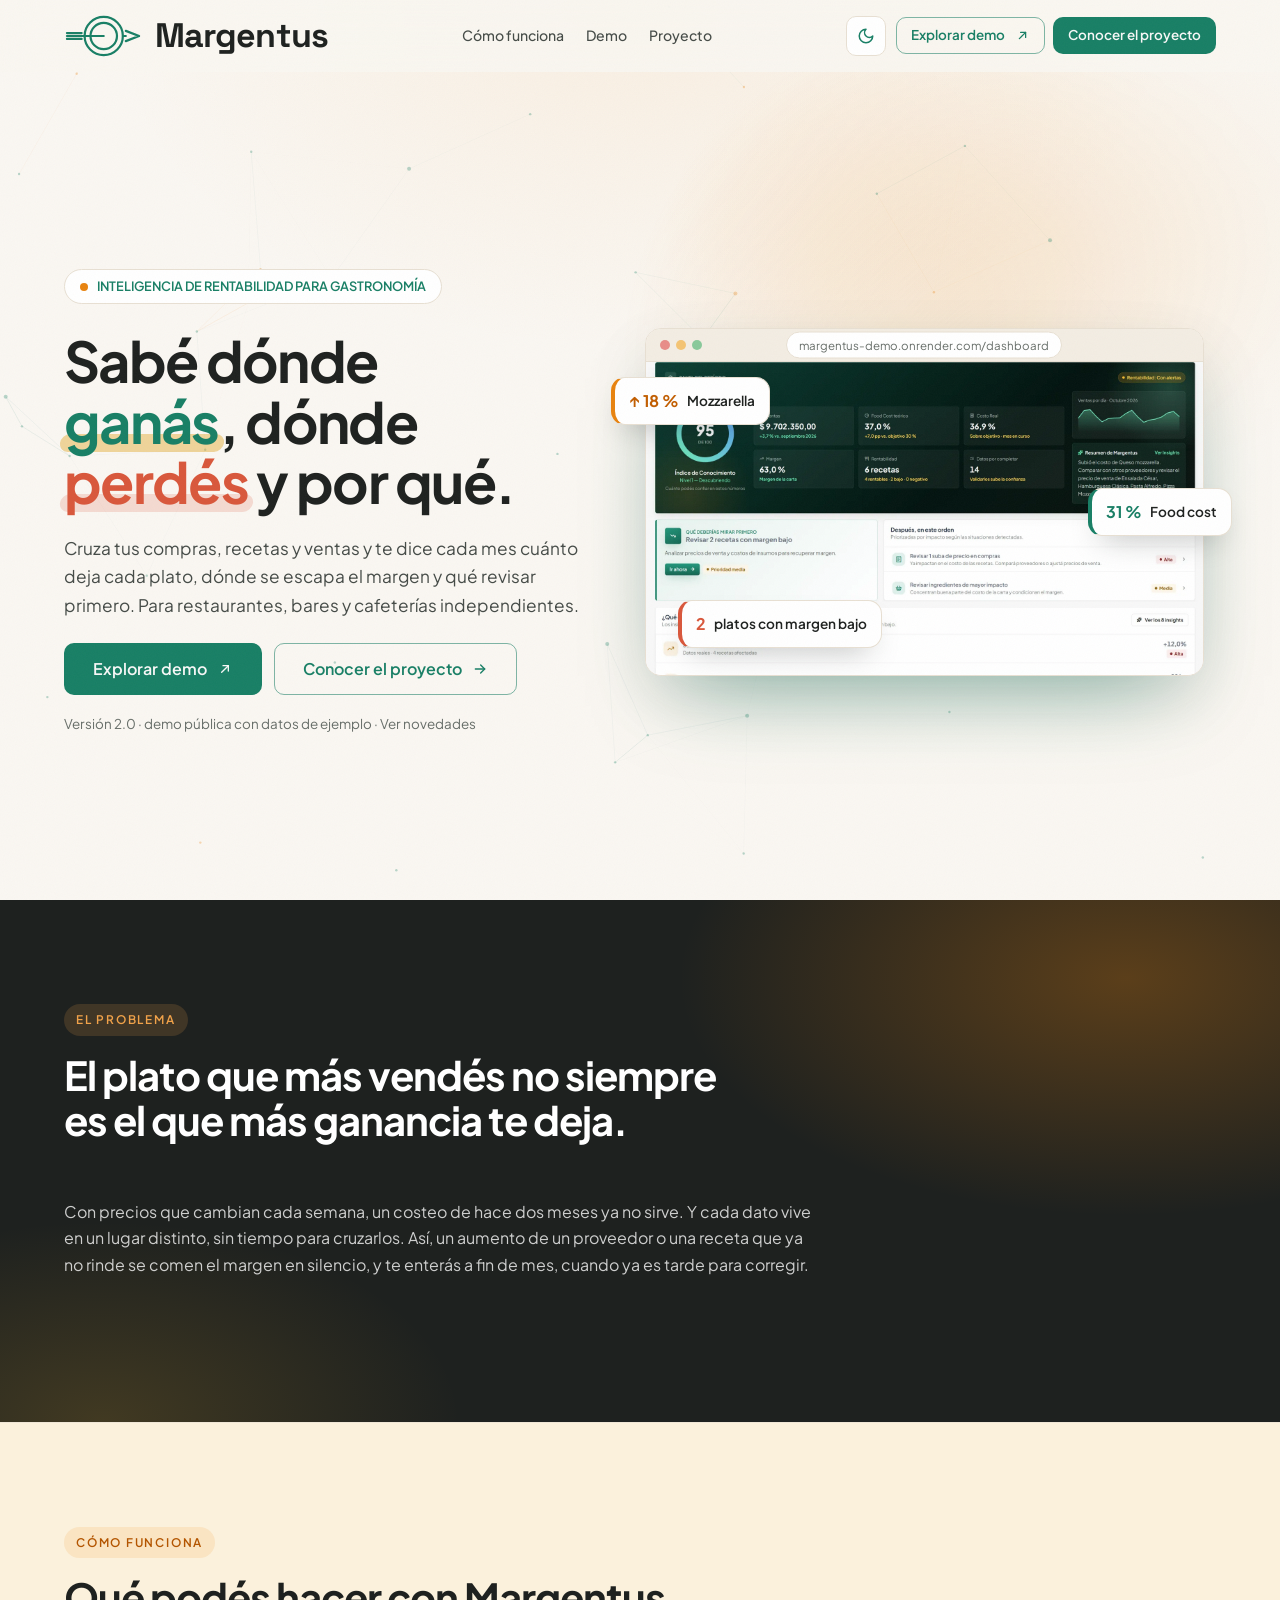
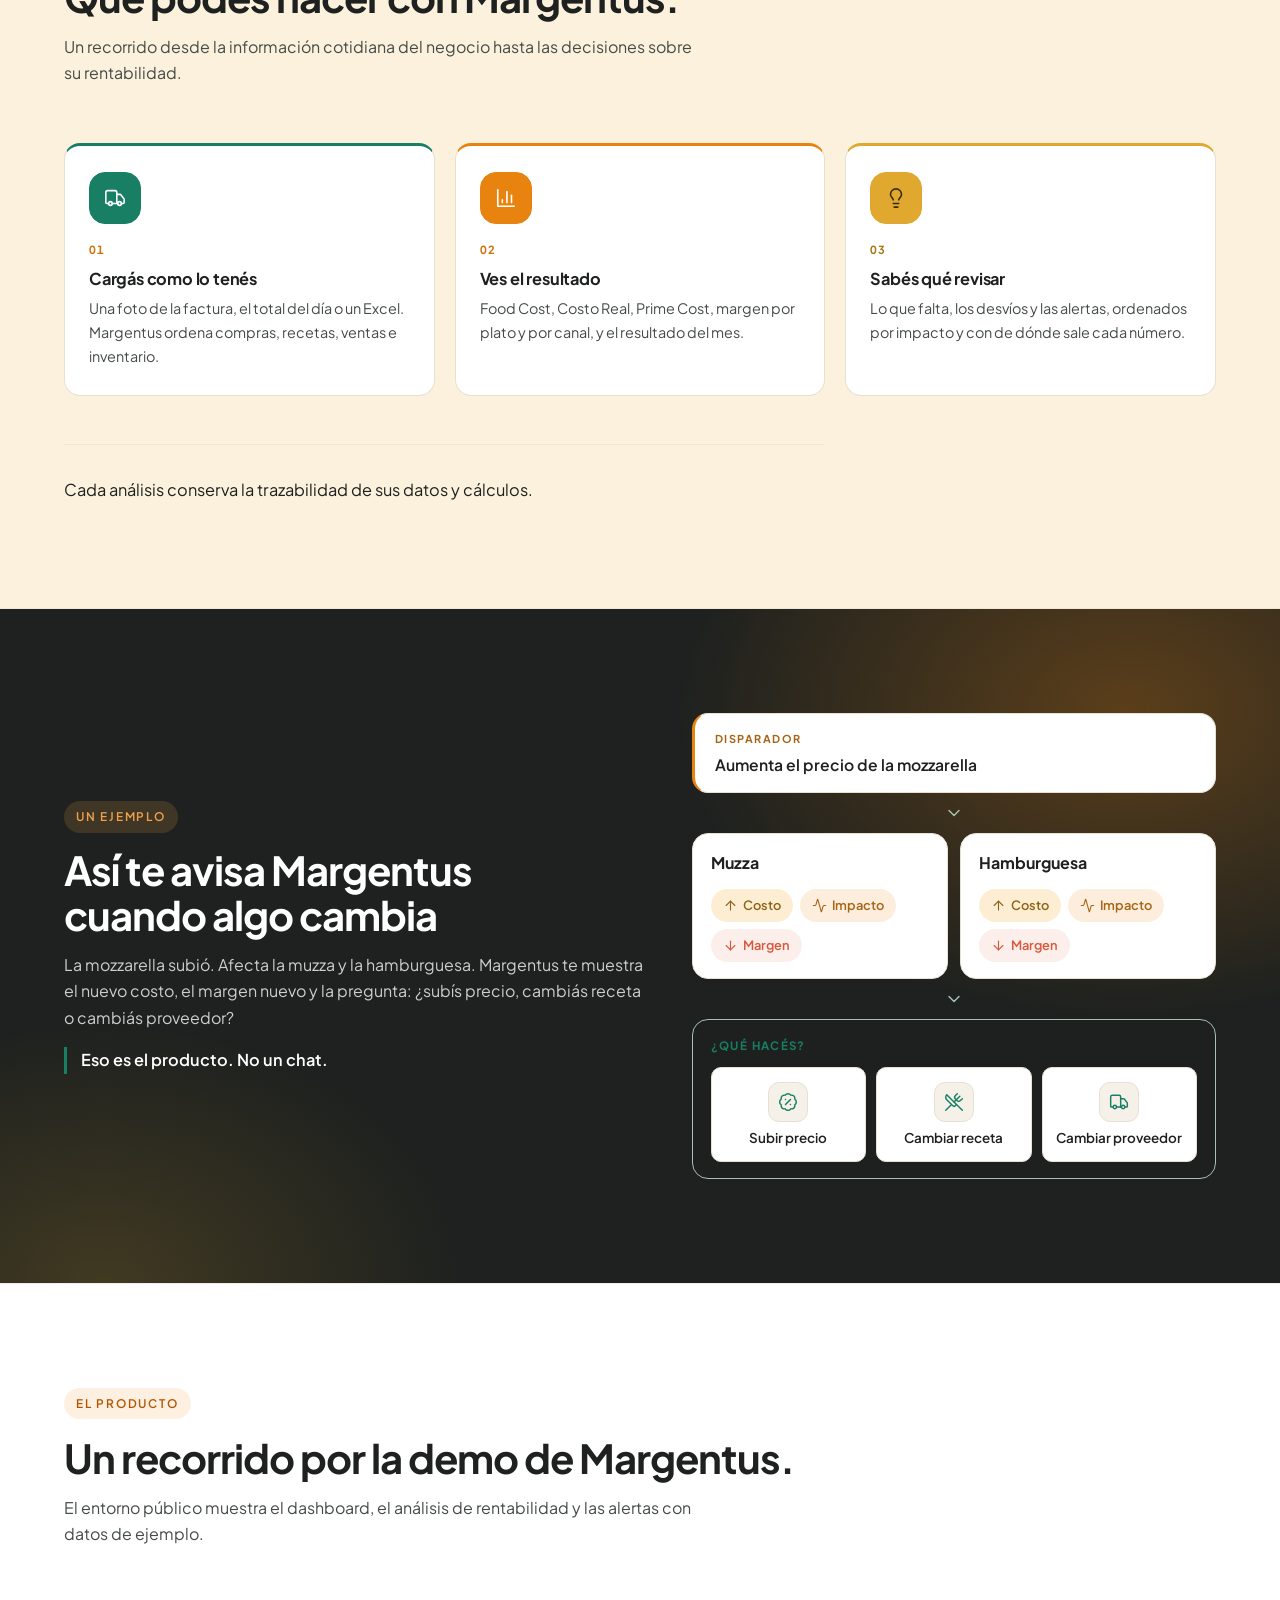
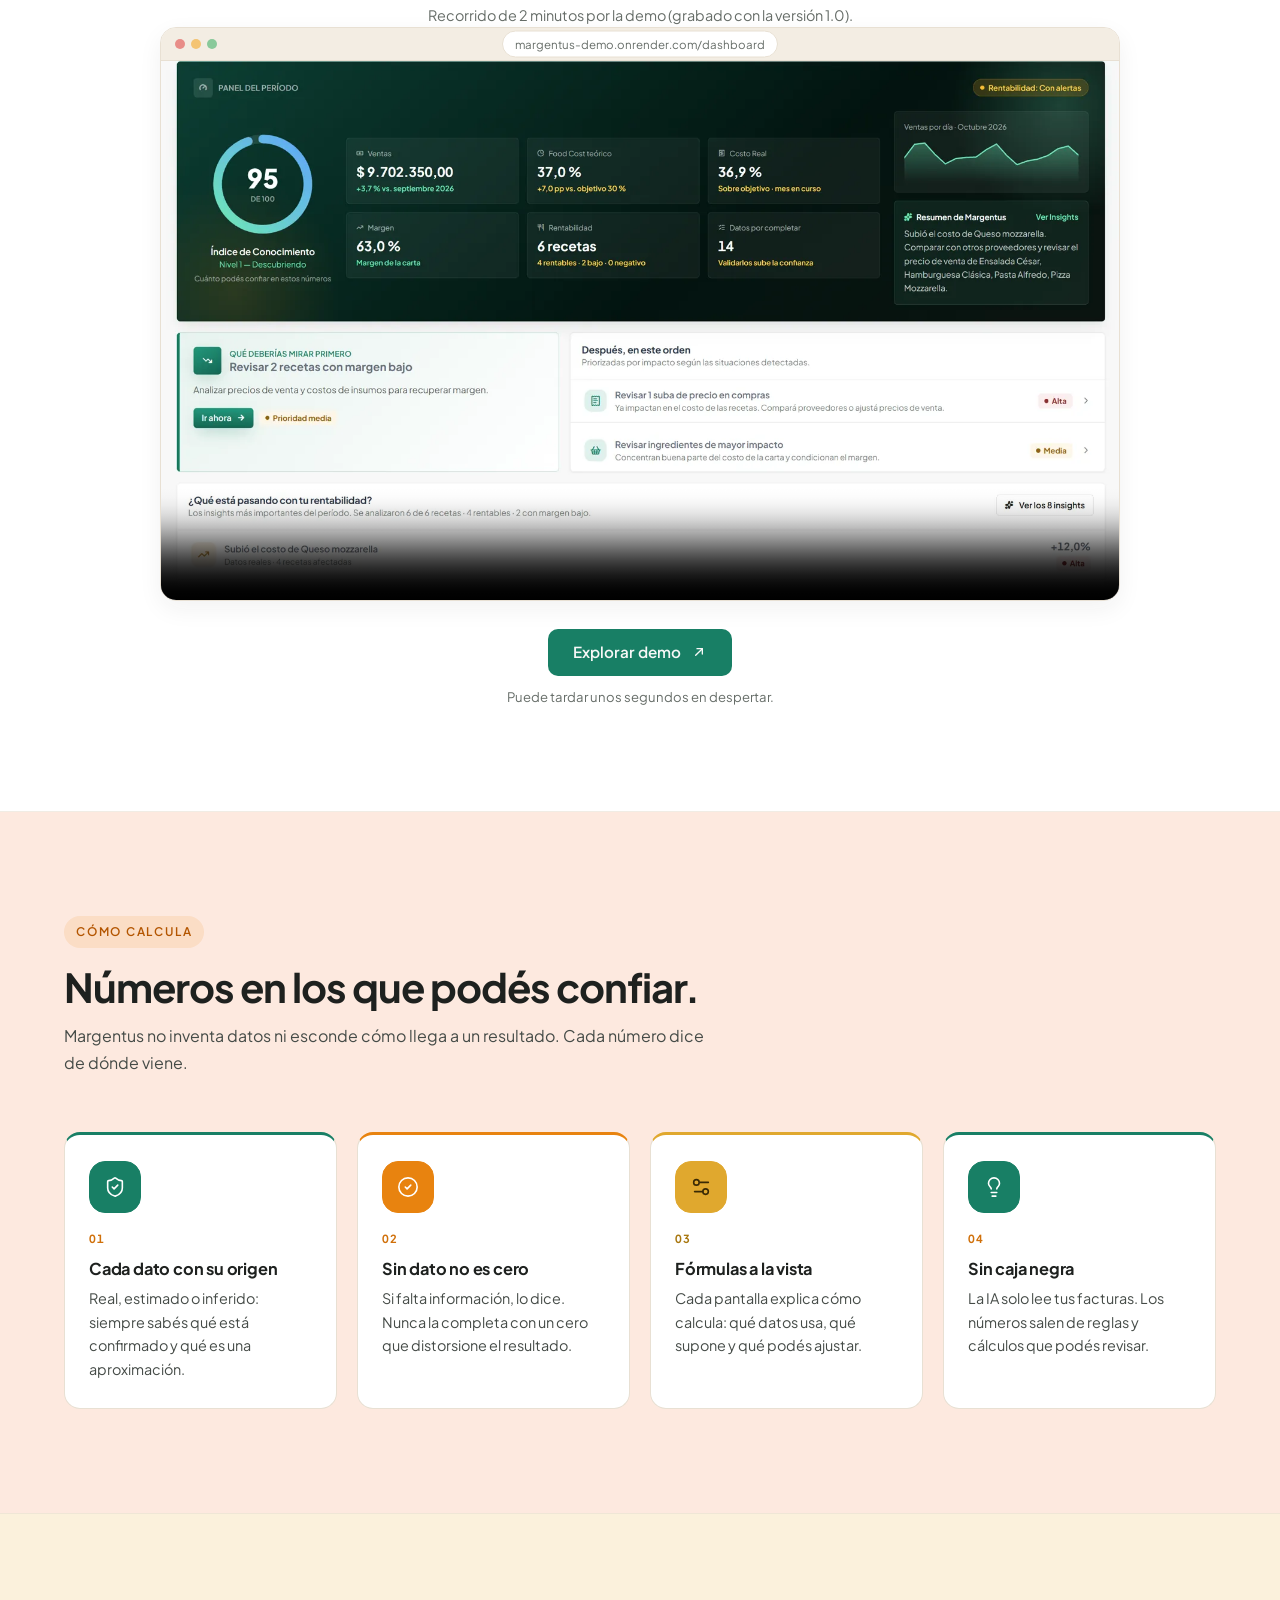
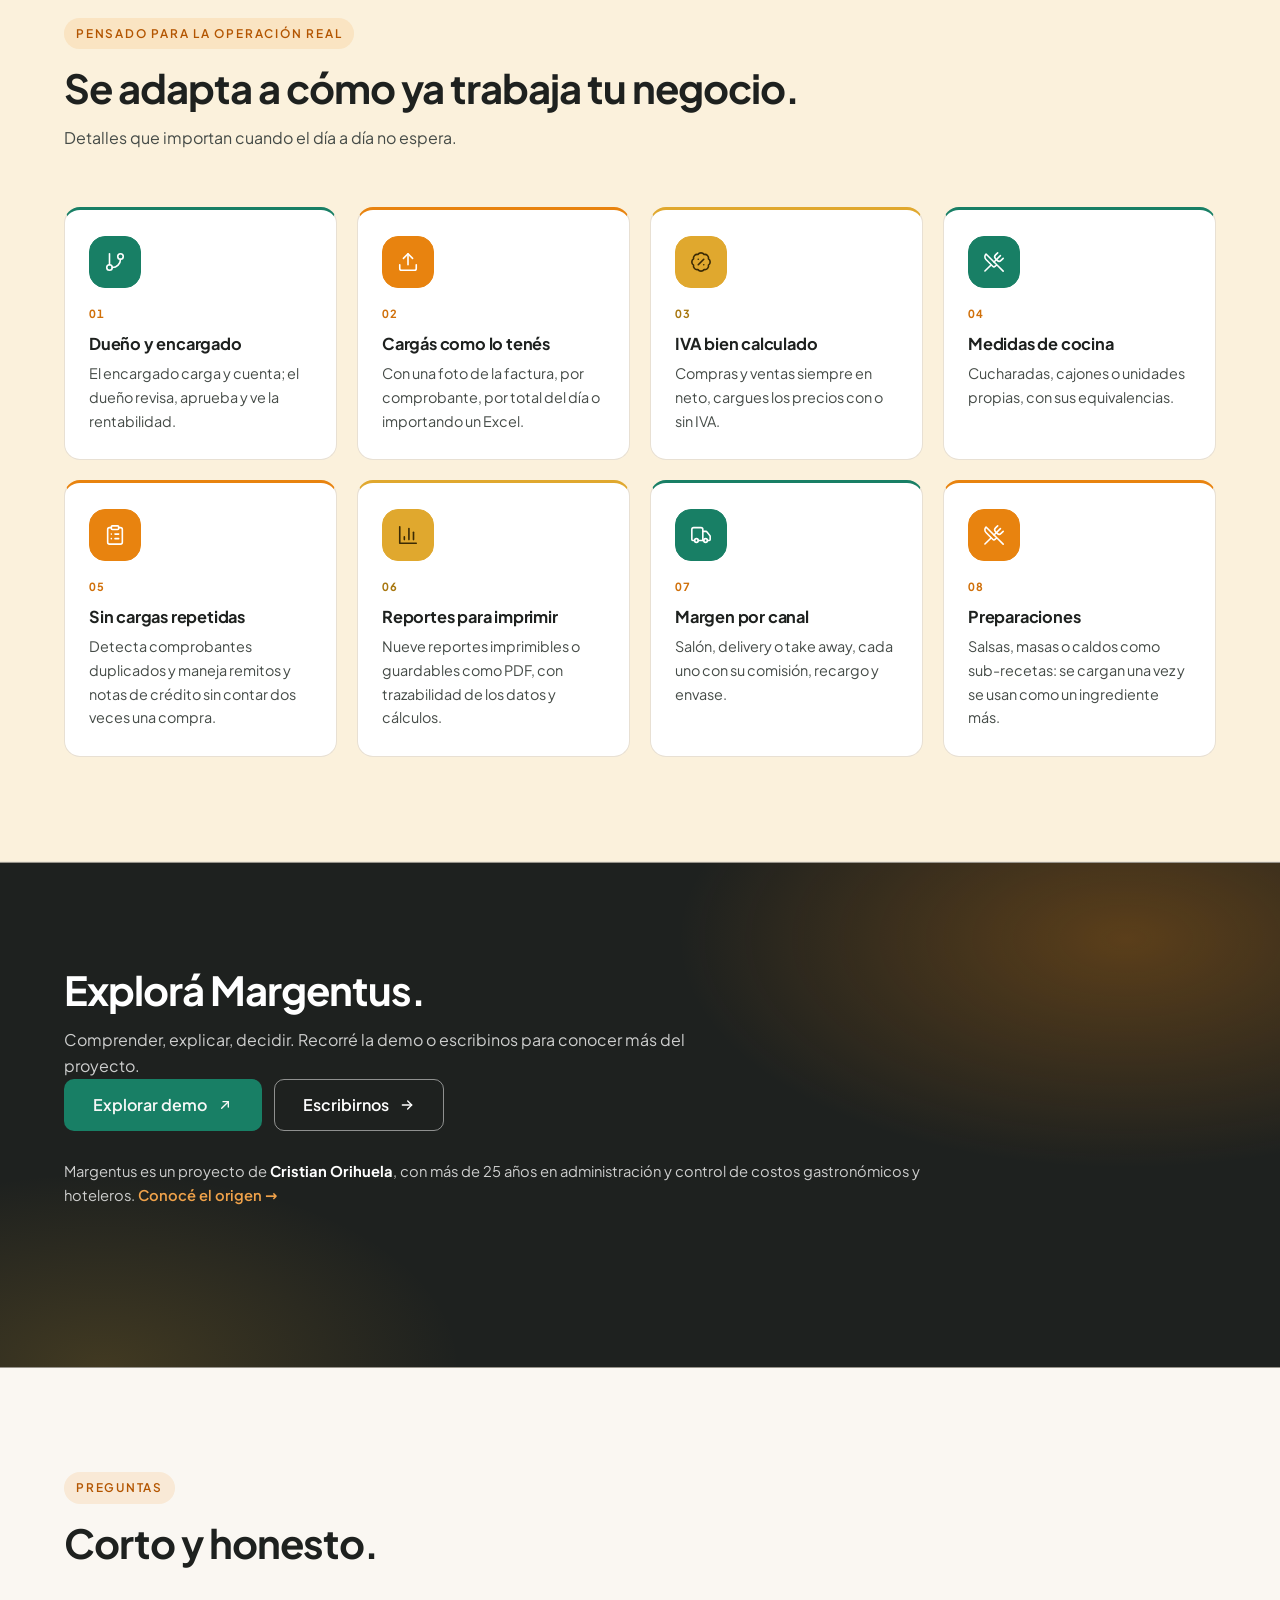
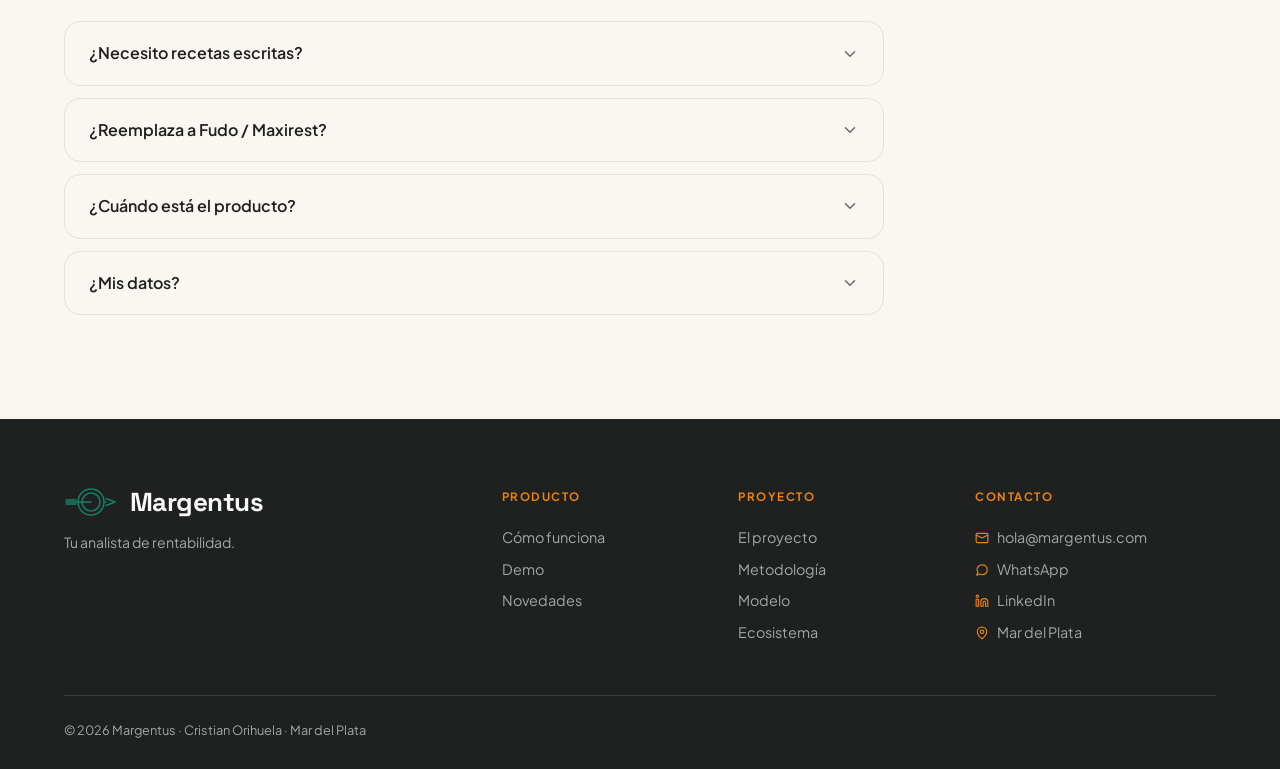
<file: index.html>
<!DOCTYPE html>
<html lang="es">
<head>
  <meta charset="UTF-8">
  <meta name="viewport" content="width=device-width, initial-scale=1.0">
  <script>
    (function () {
      var t = 'light';
      try { t = localStorage.getItem('margentus-theme') === 'dark' ? 'dark' : 'light'; } catch (e) {}
      document.documentElement.dataset.theme = t;
    })();
  </script>
  <title>Margentus | Inteligencia de rentabilidad para gastronomía</title>
  <meta name="description" content="Tu analista de rentabilidad para restaurantes, bares y cafeterías independientes. Margentus cruza compras, recetas y ventas para mostrar cuánto deja cada plato y qué revisar.">
  <meta name="theme-color" content="#faf7f2">
  <meta property="og:type" content="website">
  <meta property="og:site_name" content="Margentus">
  <meta property="og:title" content="Margentus | Inteligencia de rentabilidad para gastronomía">
  <meta property="og:description" content="Tu analista de rentabilidad para restaurantes, bares y cafeterías independientes. Margentus cruza compras, recetas y ventas para mostrar cuánto deja cada plato y qué revisar.">
  <meta property="og:locale" content="es_AR">
  <meta property="og:url" content="https://margentus.com/">
  <meta property="og:image" content="https://margentus.com/img/og/margentus-og.png">
  <meta property="og:image:type" content="image/png">
  <meta property="og:image:width" content="1200">
  <meta property="og:image:height" content="630">
  <meta property="og:image:alt" content="Margentus · inteligencia de rentabilidad para gastronomía">
  <meta name="twitter:card" content="summary_large_image">
  <meta name="twitter:title" content="Margentus | Inteligencia de rentabilidad para gastronomía">
  <meta name="twitter:description" content="Tu analista de rentabilidad para restaurantes, bares y cafeterías independientes. Margentus cruza compras, recetas y ventas para mostrar cuánto deja cada plato y qué revisar.">
  <meta name="twitter:image" content="https://margentus.com/img/og/margentus-og.png">
  <link rel="canonical" href="https://margentus.com/">
  <link rel="icon" href="img/logos/margentus-logo.svg" type="image/svg+xml">
  <link rel="apple-touch-icon" href="img/logos/apple-touch-icon.png">
  <script type="application/ld+json">
  {"@context":"https://schema.org","@type":"Organization","name":"Margentus","url":"https://margentus.com/","logo":"https://margentus.com/img/logos/apple-touch-icon.png","description":"Inteligencia de rentabilidad para gastronomía.","email":"hola@margentus.com","founder":{"@type":"Person","name":"Cristian Orihuela"},"address":{"@type":"PostalAddress","addressLocality":"Mar del Plata","addressRegion":"Buenos Aires","addressCountry":"AR"}}
  </script>
  <link rel="preload" href="fonts/plus-jakarta-sans-latin-400-normal.woff2" as="font" type="font/woff2" crossorigin>
  <link rel="preload" href="fonts/plus-jakarta-sans-latin-600-normal.woff2" as="font" type="font/woff2" crossorigin>
  <link rel="stylesheet" href="css/margentus.css">
  <link rel="stylesheet" href="css/margentus-components.css">
  <link rel="stylesheet" href="css/margentus-responsive.css">
  <noscript><style>.mg-rv{opacity:1 !important;transform:none !important}</style></noscript>
</head>
<body id="top">
<a class="mg-skip" href="#main">Saltar al contenido</a>
<svg class="mg-sprite" aria-hidden="true" focusable="false" width="0" height="0">
  <symbol id="i-network" viewBox="0 0 24 24" fill="none" stroke="currentColor" stroke-width="1.75" stroke-linecap="round" stroke-linejoin="round"><rect x="16" y="16" width="6" height="6" rx="1"/><rect x="2" y="16" width="6" height="6" rx="1"/><rect x="9" y="2" width="6" height="6" rx="1"/><path d="M5 16v-3a1 1 0 0 1 1-1h12a1 1 0 0 1 1 1v3"/><path d="M12 12V8"/></symbol>
  <symbol id="i-lightbulb" viewBox="0 0 24 24" fill="none" stroke="currentColor" stroke-width="1.75" stroke-linecap="round" stroke-linejoin="round"><path d="M15 14c.2-1 .7-1.7 1.5-2.5 1-.9 1.5-2.2 1.5-3.5A6 6 0 0 0 6 8c0 1 .2 2.2 1.5 3.5.7.7 1.3 1.5 1.5 2.5"/><path d="M9 18h6"/><path d="M10 22h4"/></symbol>
  <symbol id="i-circle-check" viewBox="0 0 24 24" fill="none" stroke="currentColor" stroke-width="1.75" stroke-linecap="round" stroke-linejoin="round"><circle cx="12" cy="12" r="10"/><path d="m9 12 2 2 4-4"/></symbol>
  <symbol id="i-plug" viewBox="0 0 24 24" fill="none" stroke="currentColor" stroke-width="1.75" stroke-linecap="round" stroke-linejoin="round"><path d="M12 22v-5"/><path d="M9 8V2"/><path d="M15 8V2"/><path d="M18 8v5a4 4 0 0 1-4 4h-4a4 4 0 0 1-4-4V8Z"/></symbol>
  <symbol id="i-upload" viewBox="0 0 24 24" fill="none" stroke="currentColor" stroke-width="1.75" stroke-linecap="round" stroke-linejoin="round"><path d="M21 15v4a2 2 0 0 1-2 2H5a2 2 0 0 1-2-2v-4"/><polyline points="7 8 12 3 17 8"/><path d="M12 3v12"/></symbol>
  <symbol id="i-clipboard-list" viewBox="0 0 24 24" fill="none" stroke="currentColor" stroke-width="1.75" stroke-linecap="round" stroke-linejoin="round"><rect width="8" height="4" x="8" y="2" rx="1"/><path d="M12 11h4"/><path d="M12 16h4"/><path d="M8 11h.01"/><path d="M8 16h.01"/><path d="M16 4h2a2 2 0 0 1 2 2v14a2 2 0 0 1-2 2H6a2 2 0 0 1-2-2V6a2 2 0 0 1 2-2h2"/></symbol>
  <symbol id="i-git-branch" viewBox="0 0 24 24" fill="none" stroke="currentColor" stroke-width="1.75" stroke-linecap="round" stroke-linejoin="round"><line x1="6" x2="6" y1="3" y2="15"/><circle cx="18" cy="6" r="3"/><circle cx="6" cy="18" r="3"/><path d="M18 9a9 9 0 0 1-9 9"/></symbol>
  <symbol id="i-shield-check" viewBox="0 0 24 24" fill="none" stroke="currentColor" stroke-width="1.75" stroke-linecap="round" stroke-linejoin="round"><path d="M20 13c0 5-3.5 7.5-7.66 8.95a1 1 0 0 1-.67-.01C7.5 20.5 4 18 4 13V6a1 1 0 0 1 1-1c2 0 4.5-1.2 6.24-2.72a1.17 1.17 0 0 1 1.52 0C14.51 3.81 17 5 19 5a1 1 0 0 1 1 1z"/><path d="m9 12 2 2 4-4"/></symbol>
  <symbol id="i-truck" viewBox="0 0 24 24" fill="none" stroke="currentColor" stroke-width="1.75" stroke-linecap="round" stroke-linejoin="round"><path d="M14 18V6a2 2 0 0 0-2-2H4a2 2 0 0 0-2 2v11a1 1 0 0 0 1 1h2"/><path d="M15 18H9"/><path d="M19 18h2a1 1 0 0 0 1-1v-3.65a1 1 0 0 0-.22-.624l-3.48-4.35A1 1 0 0 0 17.52 8H14"/><circle cx="17" cy="18" r="2"/><circle cx="7" cy="18" r="2"/></symbol>
  <symbol id="i-utensils-crossed" viewBox="0 0 24 24" fill="none" stroke="currentColor" stroke-width="1.75" stroke-linecap="round" stroke-linejoin="round"><path d="m16 2-2.3 2.3a3 3 0 0 0 0 4.2l1.8 1.8a3 3 0 0 0 4.2 0L22 8"/><path d="M15 15 3.3 3.3a4.2 4.2 0 0 0 0 6l7.3 7.3c.7.7 2 .7 2.8 0L15 15Zm0 0 7 7"/><path d="m2.1 21.8 6.4-6.3"/><path d="m19 5-7 7"/></symbol>
  <symbol id="i-tag" viewBox="0 0 24 24" fill="none" stroke="currentColor" stroke-width="1.75" stroke-linecap="round" stroke-linejoin="round"><path d="M12.586 2.586A2 2 0 0 0 11.172 2H4a2 2 0 0 0-2 2v7.172a2 2 0 0 0 .586 1.414l8.704 8.704a2.426 2.426 0 0 0 3.42 0l6.58-6.58a2.426 2.426 0 0 0 0-3.42z"/><circle cx="7.5" cy="7.5" r=".5" fill="currentColor"/></symbol>
  <symbol id="i-bar-chart-3" viewBox="0 0 24 24" fill="none" stroke="currentColor" stroke-width="1.75" stroke-linecap="round" stroke-linejoin="round"><path d="M3 3v18h18"/><path d="M18 17V9"/><path d="M13 17V5"/><path d="M8 17v-3"/></symbol>
  <symbol id="i-settings-2" viewBox="0 0 24 24" fill="none" stroke="currentColor" stroke-width="1.75" stroke-linecap="round" stroke-linejoin="round"><path d="M20 7h-9"/><path d="M14 17H5"/><circle cx="17" cy="17" r="3"/><circle cx="7" cy="7" r="3"/></symbol>
  <symbol id="i-badge-percent" viewBox="0 0 24 24" fill="none" stroke="currentColor" stroke-width="1.75" stroke-linecap="round" stroke-linejoin="round"><path d="M3.85 8.62a4 4 0 0 1 4.78-4.77 4 4 0 0 1 6.74 0 4 4 0 0 1 4.78 4.78 4 4 0 0 1 0 6.74 4 4 0 0 1-4.77 4.78 4 4 0 0 1-6.75 0 4 4 0 0 1-4.78-4.77 4 4 0 0 1 0-6.76Z"/><path d="m15 9-6 6"/><path d="M9 9h.01"/><path d="M15 15h.01"/></symbol>
  <symbol id="i-arrow-up" viewBox="0 0 24 24" fill="none" stroke="currentColor" stroke-width="1.75" stroke-linecap="round" stroke-linejoin="round"><path d="m5 12 7-7 7 7"/><path d="M12 19V5"/></symbol>
  <symbol id="i-arrow-down" viewBox="0 0 24 24" fill="none" stroke="currentColor" stroke-width="1.75" stroke-linecap="round" stroke-linejoin="round"><path d="M12 5v14"/><path d="m19 12-7 7-7-7"/></symbol>
  <symbol id="i-activity" viewBox="0 0 24 24" fill="none" stroke="currentColor" stroke-width="1.75" stroke-linecap="round" stroke-linejoin="round"><path d="M22 12h-2.48a2 2 0 0 0-1.93 1.46l-2.35 8.36a.25.25 0 0 1-.48 0L9.24 2.18a.25.25 0 0 0-.48 0l-2.35 8.36A2 2 0 0 1 4.49 12H2"/></symbol>
  <symbol id="i-chevron-down" viewBox="0 0 24 24" fill="none" stroke="currentColor" stroke-width="1.75" stroke-linecap="round" stroke-linejoin="round"><path d="m6 9 6 6 6-6"/></symbol>
</svg>
<nav class="mg-nav" id="nbar" aria-label="Navegación principal">
  <div class="mg-container mg-nav-inner">
    <a class="mg-brand" href="#top" aria-label="Margentus, volver al inicio">
      <img class="mg-logo" src="img/logos/margentus-logo.svg" alt="" width="78" height="44">
      <span class="mg-wordmark">Margentus</span>
    </a>
    <nav class="mg-nav-links" aria-label="Secciones">
      <a href="#que-analiza">Cómo funciona</a>
      <a href="#prototipo">Demo</a>
      <a href="proyecto.html">Proyecto</a>
    </nav>
    <div class="mg-nav-actions">
      <button class="mg-theme-btn" id="themeBtn" type="button" aria-label="Cambiar a modo oscuro" aria-pressed="false">
        <svg class="mg-theme-ico mg-theme-ico--moon" viewBox="0 0 24 24" fill="none" stroke="currentColor" stroke-width="2" stroke-linecap="round" stroke-linejoin="round" aria-hidden="true"><path d="M12 3a6 6 0 0 0 9 9 9 9 0 1 1-9-9Z"/></svg>
        <svg class="mg-theme-ico mg-theme-ico--sun" viewBox="0 0 24 24" fill="none" stroke="currentColor" stroke-width="2" stroke-linecap="round" stroke-linejoin="round" aria-hidden="true"><circle cx="12" cy="12" r="4"/><path d="M12 2v2"/><path d="M12 20v2"/><path d="m4.93 4.93 1.41 1.41"/><path d="m17.66 17.66 1.41 1.41"/><path d="M2 12h2"/><path d="M20 12h2"/><path d="m6.34 17.66-1.41 1.41"/><path d="m19.07 4.93-1.41 1.41"/></svg>
      </button>
      <div class="mg-nav-cta">
        <a href="https://margentus-demo.onrender.com/dashboard" class="mg-btn mg-btn-ghost mg-btn-sm" target="_blank" rel="noopener">Explorar demo
          <svg width="15" height="15" viewBox="0 0 24 24" fill="none" stroke="currentColor" stroke-width="2" stroke-linecap="round" stroke-linejoin="round" aria-hidden="true"><path d="M7 17 17 7"/><path d="M9 7h8v8"/></svg>
        </a>
        <a href="proyecto.html" class="mg-btn mg-btn-primary mg-btn-sm">Conocer el proyecto</a>
      </div>
      <button class="mg-burger" id="burger" type="button" aria-label="Abrir menú" aria-expanded="false" aria-controls="mmenu">
        <svg id="icoOpen" width="20" height="20" viewBox="0 0 24 24" fill="none" stroke="currentColor" stroke-width="2" stroke-linecap="round" aria-hidden="true"><path d="M4 7h16"/><path d="M4 12h16"/><path d="M4 17h16"/></svg>
        <svg id="icoClose" width="20" height="20" viewBox="0 0 24 24" fill="none" stroke="currentColor" stroke-width="2" stroke-linecap="round" aria-hidden="true" style="display:none"><path d="M6 6l12 12"/><path d="M18 6 6 18"/></svg>
      </button>
    </div>
  </div>
</nav>
<div class="mg-mmenu" id="mmenu">
  <a href="#que-analiza">Cómo funciona</a>
  <a href="#prototipo">Demo</a>
  <a href="proyecto.html">Proyecto</a>
  <div class="mg-mmenu-cta">
    <a href="proyecto.html" class="mg-btn mg-btn-primary mg-btn-lg">Conocer el proyecto</a>
  </div>
  <p class="mg-mmenu-note"><a href="https://margentus-demo.onrender.com/dashboard" target="_blank" rel="noopener">Explorar demo</a></p>
</div>
<main id="main">
  <!-- ================= HERO ================= -->
  <section class="mg-hero mg-hero--split" aria-labelledby="hero-title">
    <canvas class="mg-hero-network" id="heroNetwork" aria-hidden="true"></canvas>
    <div class="mg-container">
      <div class="mg-hero-inner">
        <div class="mg-hero-copy">
          <div class="mg-rv">
            <span class="mg-badge"><span class="mg-badge-dot" aria-hidden="true"></span>INTELIGENCIA DE RENTABILIDAD PARA GASTRONOMÍA</span>
          </div>
          <h1 class="mg-h1 mg-rv" id="hero-title">Sabé dónde <span class="mg-hl mg-hl--gain">ganás</span>, dónde <span class="mg-hl mg-hl--loss">perdés</span> y por qué.</h1>
          <p class="mg-lead mg-rv">Cruza tus compras, recetas y ventas y te dice cada mes cuánto deja cada plato, dónde se escapa el margen y qué revisar primero. Para restaurantes, bares y cafeterías independientes.</p>
          <div class="mg-hero-ctas mg-rv">
            <a href="https://margentus-demo.onrender.com/dashboard" class="mg-btn mg-btn-primary mg-btn-lg" target="_blank" rel="noopener">Explorar demo
              <svg width="16" height="16" viewBox="0 0 24 24" fill="none" stroke="currentColor" stroke-width="2" stroke-linecap="round" stroke-linejoin="round" aria-hidden="true"><path d="M7 17 17 7"/><path d="M9 7h8v8"/></svg>
            </a>
            <a href="proyecto.html" class="mg-btn mg-btn-ghost mg-btn-lg">Conocer el proyecto
              <svg width="16" height="16" viewBox="0 0 24 24" fill="none" stroke="currentColor" stroke-width="2" stroke-linecap="round" stroke-linejoin="round" aria-hidden="true"><path d="M5 12h14"/><path d="m13 6 6 6-6 6"/></svg>
            </a>
          </div>
          <p class="mg-hero-note mg-rv">Versión 2.0 · demo pública con datos de ejemplo · <a href="novedades.html">Ver novedades</a></p>
        </div>
        <div class="mg-hero-visual">
          <div class="mg-hero-mock mg-rv">
          <div class="mg-window-bar" aria-hidden="true">
            <span class="mg-window-dots"><span></span><span></span><span></span></span>
            <span class="mg-window-url">margentus-demo.onrender.com/dashboard</span>
          </div>
          <img src="img/prototipo/dashboard-resumen.webp" width="1600" height="900" alt="Resumen del dashboard de Margentus con ventas, Food Cost, Costo Real, rentabilidad y alertas." decoding="async">
        </div>
          <div class="mg-chips" aria-hidden="true">
            <span class="mg-chip mg-chip--up"><b>↑ 18 %</b> Mozzarella</span>
            <span class="mg-chip mg-chip--ok"><b>31 %</b> Food cost</span>
            <span class="mg-chip mg-chip--alert"><b>2</b> platos con margen bajo</span>
          </div>
        </div>
      </div>
    </div>
  </section>

  <!-- ================= PROBLEMA ================= -->
  <section class="mg-section mg-problem mg-band-dark" id="problema" aria-labelledby="problema-title">
    <div class="mg-container">
      <div class="mg-sec-head mg-rv">
        <p class="mg-kicker">El problema</p>
        <h2 class="mg-title" id="problema-title">El plato que más vendés no siempre es el que más ganancia te deja.</h2>
      </div>
      <p class="mg-sub mg-rv mg-problem-text">Con precios que cambian cada semana, un costeo de hace dos meses ya no sirve. Y cada dato vive en un lugar distinto, sin tiempo para cruzarlos. Así, un aumento de un proveedor o una receta que ya no rinde se comen el margen en silencio, y te enterás a fin de mes, cuando ya es tarde para corregir.</p>
    </div>
  </section>

  <!-- ================= QUÉ ANALIZA ================= -->
  <section class="mg-section mg-surface-alt" id="que-analiza" aria-labelledby="qa-title">
    <div class="mg-container">
      <div class="mg-sec-head mg-rv">
        <p class="mg-kicker">Cómo funciona</p>
        <h2 class="mg-title" id="qa-title">Qué podés hacer con Margentus.</h2>
        <p class="mg-sub">Un recorrido desde la información cotidiana del negocio hasta las decisiones sobre su rentabilidad.</p>
      </div>
      <div class="mg-areas mg-areas--3">
        <div class="mg-area mg-rv">
          <span class="mg-card-icon" aria-hidden="true"><svg viewBox="0 0 24 24"><use href="#i-truck"/></svg></span>
          <span class="mg-area-num">01</span>
          <h3>Cargás como lo tenés</h3>
          <p>Una foto de la factura, el total del día o un Excel. Margentus ordena compras, recetas, ventas e inventario.</p>
        </div>
        <div class="mg-area mg-rv">
          <span class="mg-card-icon" aria-hidden="true"><svg viewBox="0 0 24 24"><use href="#i-bar-chart-3"/></svg></span>
          <span class="mg-area-num">02</span>
          <h3>Ves el resultado</h3>
          <p>Food Cost, Costo Real, Prime Cost, margen por plato y por canal, y el resultado del mes.</p>
        </div>
        <div class="mg-area mg-rv">
          <span class="mg-card-icon" aria-hidden="true"><svg viewBox="0 0 24 24"><use href="#i-lightbulb"/></svg></span>
          <span class="mg-area-num">03</span>
          <h3>Sabés qué revisar</h3>
          <p>Lo que falta, los desvíos y las alertas, ordenados por impacto y con de dónde sale cada número.</p>
        </div>
      </div>
      <p class="mg-problem-close mg-rv">Cada análisis conserva la trazabilidad de sus datos y cálculos.</p>
    </div>
  </section>

    <!-- ================= CASO DE USO ================= -->
  <section class="mg-section mg-case mg-band-dark" id="caso" aria-labelledby="caso-title">
    <div class="mg-container">
      <div class="mg-case-grid">
        <div class="mg-case-copy mg-rv">
          <p class="mg-kicker">Un ejemplo</p>
          <h2 class="mg-title" id="caso-title">Así te avisa Margentus cuando algo cambia</h2>
          <p>La mozzarella subió. Afecta la muzza y la hamburguesa. Margentus te muestra el nuevo costo, el margen nuevo y la pregunta: ¿subís precio, cambiás receta o cambiás proveedor?</p>
          <p class="mg-case-closer">Eso es el producto. No un chat.</p>
        </div>

        <div class="mg-case-story mg-rv" aria-hidden="true">
          <div class="mg-story-trigger">
            <span class="mg-story-tag">Disparador</span>
            <p class="mg-story-trigger-text">Aumenta el precio de la mozzarella</p>
          </div>

          <span class="mg-story-arrow"><svg viewBox="0 0 24 24"><use href="#i-chevron-down"/></svg></span>

          <div class="mg-story-products">
            <div class="mg-product-card">
              <span class="mg-product-name">Muzza</span>
              <div class="mg-product-metrics">
                <span class="mg-metric is-up"><svg viewBox="0 0 24 24"><use href="#i-arrow-up"/></svg>Costo</span>
                <span class="mg-metric is-neutral"><svg viewBox="0 0 24 24"><use href="#i-activity"/></svg>Impacto</span>
                <span class="mg-metric is-down"><svg viewBox="0 0 24 24"><use href="#i-arrow-down"/></svg>Margen</span>
              </div>
            </div>
            <div class="mg-product-card">
              <span class="mg-product-name">Hamburguesa</span>
              <div class="mg-product-metrics">
                <span class="mg-metric is-up"><svg viewBox="0 0 24 24"><use href="#i-arrow-up"/></svg>Costo</span>
                <span class="mg-metric is-neutral"><svg viewBox="0 0 24 24"><use href="#i-activity"/></svg>Impacto</span>
                <span class="mg-metric is-down"><svg viewBox="0 0 24 24"><use href="#i-arrow-down"/></svg>Margen</span>
              </div>
            </div>
          </div>

          <span class="mg-story-arrow"><svg viewBox="0 0 24 24"><use href="#i-chevron-down"/></svg></span>

          <div class="mg-story-decisions">
            <span class="mg-story-decisions-label">¿Qué hacés?</span>
            <div class="mg-story-decisions-grid">
              <div class="mg-decision">
                <span class="mg-card-icon" aria-hidden="true"><svg viewBox="0 0 24 24"><use href="#i-badge-percent"/></svg></span>
                Subir precio
              </div>
              <div class="mg-decision">
                <span class="mg-card-icon" aria-hidden="true"><svg viewBox="0 0 24 24"><use href="#i-utensils-crossed"/></svg></span>
                Cambiar receta
              </div>
              <div class="mg-decision">
                <span class="mg-card-icon" aria-hidden="true"><svg viewBox="0 0 24 24"><use href="#i-truck"/></svg></span>
                Cambiar proveedor
              </div>
            </div>
          </div>
        </div>
      </div>
    </div>
  </section>
  
  <!-- ================= PROTOTIPO ================= -->
  <section class="mg-section mg-demo" id="prototipo" aria-labelledby="demo-title">
    <div class="mg-container">
      <div class="mg-sec-head mg-rv">
        <p class="mg-kicker">El producto</p>
        <h2 class="mg-title" id="demo-title">Un recorrido por la demo de Margentus.</h2>
        <p class="mg-sub">El entorno público muestra el dashboard, el análisis de rentabilidad y las alertas con datos de ejemplo.</p>
      </div>
      <p class="mg-demo-caption mg-rv">Recorrido de 2 minutos por la demo (grabado con la versión 1.0).</p>
      <div class="mg-demo-shots mg-demo-shots--single mg-rv">
        <figure class="mg-project-shot mg-window">
          <div class="mg-window-bar" aria-hidden="true">
            <span class="mg-window-dots"><span></span><span></span><span></span></span>
            <span class="mg-window-url">margentus-demo.onrender.com/dashboard</span>
          </div>
          <video class="mg-project-shot-media" src="video/demo-web.mp4" poster="img/prototipo/dashboard-resumen.webp" controls playsinline preload="metadata" width="1280" height="720" aria-label="Recorrido en video por la demo de Margentus."></video>
        </figure>
      </div>
      <div class="mg-demo-actions mg-rv">
        <a href="https://margentus-demo.onrender.com/dashboard" class="mg-btn mg-btn-primary" target="_blank" rel="noopener">Explorar demo
          <svg width="16" height="16" viewBox="0 0 24 24" fill="none" stroke="currentColor" stroke-width="2" stroke-linecap="round" stroke-linejoin="round" aria-hidden="true"><path d="M7 17 17 7"/><path d="M9 7h8v8"/></svg>
        </a>
        <p class="mg-demo-hint">Puede tardar unos segundos en despertar.</p>
      </div>
    </div>
  </section>

  <!-- ================= CÓMO CALCULA ================= -->
  <section class="mg-section" id="confianza" aria-labelledby="confianza-title">
    <div class="mg-container">
      <div class="mg-sec-head mg-rv">
        <p class="mg-kicker">Cómo calcula</p>
        <h2 class="mg-title" id="confianza-title">Números en los que podés confiar.</h2>
        <p class="mg-sub">Margentus no inventa datos ni esconde cómo llega a un resultado. Cada número dice de dónde viene.</p>
      </div>
      <div class="mg-areas">
        <div class="mg-area mg-rv">
          <span class="mg-card-icon" aria-hidden="true"><svg viewBox="0 0 24 24"><use href="#i-shield-check"/></svg></span>
          <span class="mg-area-num">01</span>
          <h3>Cada dato con su origen</h3>
          <p>Real, estimado o inferido: siempre sabés qué está confirmado y qué es una aproximación.</p>
        </div>
        <div class="mg-area mg-rv">
          <span class="mg-card-icon" aria-hidden="true"><svg viewBox="0 0 24 24"><use href="#i-circle-check"/></svg></span>
          <span class="mg-area-num">02</span>
          <h3>Sin dato no es cero</h3>
          <p>Si falta información, lo dice. Nunca la completa con un cero que distorsione el resultado.</p>
        </div>
        <div class="mg-area mg-rv">
          <span class="mg-card-icon" aria-hidden="true"><svg viewBox="0 0 24 24"><use href="#i-settings-2"/></svg></span>
          <span class="mg-area-num">03</span>
          <h3>Fórmulas a la vista</h3>
          <p>Cada pantalla explica cómo calcula: qué datos usa, qué supone y qué podés ajustar.</p>
        </div>
        <div class="mg-area mg-rv">
          <span class="mg-card-icon" aria-hidden="true"><svg viewBox="0 0 24 24"><use href="#i-lightbulb"/></svg></span>
          <span class="mg-area-num">04</span>
          <h3>Sin caja negra</h3>
          <p>La IA solo lee tus facturas. Los números salen de reglas y cálculos que podés revisar.</p>
        </div>
      </div>
    </div>
  </section>

  <!-- ================= PENSADO PARA LA OPERACIÓN REAL ================= -->
  <section class="mg-section mg-surface-alt" id="operacion" aria-labelledby="operacion-title">
    <div class="mg-container">
      <div class="mg-sec-head mg-rv">
        <p class="mg-kicker">Pensado para la operación real</p>
        <h2 class="mg-title" id="operacion-title">Se adapta a cómo ya trabaja tu negocio.</h2>
        <p class="mg-sub">Detalles que importan cuando el día a día no espera.</p>
      </div>
      <div class="mg-areas mg-areas--4">
        <div class="mg-area mg-rv">
          <span class="mg-card-icon" aria-hidden="true"><svg viewBox="0 0 24 24"><use href="#i-git-branch"/></svg></span>
          <span class="mg-area-num">01</span>
          <h3>Dueño y encargado</h3>
          <p>El encargado carga y cuenta; el dueño revisa, aprueba y ve la rentabilidad.</p>
        </div>
        <div class="mg-area mg-rv">
          <span class="mg-card-icon" aria-hidden="true"><svg viewBox="0 0 24 24"><use href="#i-upload"/></svg></span>
          <span class="mg-area-num">02</span>
          <h3>Cargás como lo tenés</h3>
          <p>Con una foto de la factura, por comprobante, por total del día o importando un Excel.</p>
        </div>
        <div class="mg-area mg-rv">
          <span class="mg-card-icon" aria-hidden="true"><svg viewBox="0 0 24 24"><use href="#i-badge-percent"/></svg></span>
          <span class="mg-area-num">03</span>
          <h3>IVA bien calculado</h3>
          <p>Compras y ventas siempre en neto, cargues los precios con o sin IVA.</p>
        </div>
        <div class="mg-area mg-rv">
          <span class="mg-card-icon" aria-hidden="true"><svg viewBox="0 0 24 24"><use href="#i-utensils-crossed"/></svg></span>
          <span class="mg-area-num">04</span>
          <h3>Medidas de cocina</h3>
          <p>Cucharadas, cajones o unidades propias, con sus equivalencias.</p>
        </div>
        <div class="mg-area mg-rv">
          <span class="mg-card-icon" aria-hidden="true"><svg viewBox="0 0 24 24"><use href="#i-clipboard-list"/></svg></span>
          <span class="mg-area-num">05</span>
          <h3>Sin cargas repetidas</h3>
          <p>Detecta comprobantes duplicados y maneja remitos y notas de crédito sin contar dos veces una compra.</p>
        </div>
        <div class="mg-area mg-rv">
          <span class="mg-card-icon" aria-hidden="true"><svg viewBox="0 0 24 24"><use href="#i-bar-chart-3"/></svg></span>
          <span class="mg-area-num">06</span>
          <h3>Reportes para imprimir</h3>
          <p>Nueve reportes imprimibles o guardables como PDF, con trazabilidad de los datos y cálculos.</p>
        </div>
        <div class="mg-area mg-rv">
          <span class="mg-card-icon" aria-hidden="true"><svg viewBox="0 0 24 24"><use href="#i-truck"/></svg></span>
          <span class="mg-area-num">07</span>
          <h3>Margen por canal</h3>
          <p>Salón, delivery o take away, cada uno con su comisión, recargo y envase.</p>
        </div>
        <div class="mg-area mg-rv">
          <span class="mg-card-icon" aria-hidden="true"><svg viewBox="0 0 24 24"><use href="#i-utensils-crossed"/></svg></span>
          <span class="mg-area-num">08</span>
          <h3>Preparaciones</h3>
          <p>Salsas, masas o caldos como sub-recetas: se cargan una vez y se usan como un ingrediente más.</p>
        </div>
      </div>
    </div>
  </section>

  <!-- ================= CIERRE / CTA ================= -->
  <section class="mg-section mg-cierre mg-band-dark" id="cierre" aria-labelledby="cierre-title">
    <div class="mg-container">
      <div class="mg-sec-head mg-rv">
        <h2 class="mg-title" id="cierre-title">Explorá Margentus.</h2>
        <p class="mg-sub">Comprender, explicar, decidir. Recorré la demo o escribinos para conocer más del proyecto.</p>
        <div class="mg-hero-ctas mg-cierre-ctas">
          <a href="https://margentus-demo.onrender.com/dashboard" class="mg-btn mg-btn-primary mg-btn-lg" target="_blank" rel="noopener">Explorar demo
            <svg width="16" height="16" viewBox="0 0 24 24" fill="none" stroke="currentColor" stroke-width="2" stroke-linecap="round" stroke-linejoin="round" aria-hidden="true"><path d="M7 17 17 7"/><path d="M9 7h8v8"/></svg>
          </a>
          <a href="#contacto" class="mg-btn mg-btn-ghost mg-btn-lg">Escribirnos
            <svg width="16" height="16" viewBox="0 0 24 24" fill="none" stroke="currentColor" stroke-width="2" stroke-linecap="round" stroke-linejoin="round" aria-hidden="true"><path d="M5 12h14"/><path d="m13 6 6 6-6 6"/></svg>
          </a>
        </div>
        <p class="mg-cierre-founder">Margentus es un proyecto de <strong>Cristian Orihuela</strong>, con más de 25 años en administración y control de costos gastronómicos y hoteleros. <a href="proyecto.html#origen">Conocé el origen →</a></p>
      </div>
    </div>
  </section>

  <!-- ================= FAQ ================= -->
  <section class="mg-section mg-faq" id="faq" aria-labelledby="faq-title">
    <div class="mg-container">
      <div class="mg-sec-head mg-rv">
        <p class="mg-kicker">Preguntas</p>
        <h2 class="mg-title" id="faq-title">Corto y honesto.</h2>
      </div>

      <div class="mg-faq-list mg-rv">
        <div class="mg-faq-item">
          <button class="mg-faq-question" type="button" aria-expanded="false">
            ¿Necesito recetas escritas?
            <svg class="mg-faq-chevron" viewBox="0 0 24 24" fill="none" stroke="currentColor" stroke-width="2" stroke-linecap="round" stroke-linejoin="round" aria-hidden="true"><path d="m6 9 6 6 6-6"/></svg>
          </button>
          <div class="mg-faq-answer">No. Se pueden cargar desde cero. Lo que falte, se marca.</div>
        </div>

        <div class="mg-faq-item">
          <button class="mg-faq-question" type="button" aria-expanded="false">
            ¿Reemplaza a Fudo / Maxirest?
            <svg class="mg-faq-chevron" viewBox="0 0 24 24" fill="none" stroke="currentColor" stroke-width="2" stroke-linecap="round" stroke-linejoin="round" aria-hidden="true"><path d="m6 9 6 6 6-6"/></svg>
          </button>
          <div class="mg-faq-answer">No. Ellos operan el salón. Nosotros explicamos la rentabilidad.</div>
        </div>

        <div class="mg-faq-item">
          <button class="mg-faq-question" type="button" aria-expanded="false">
            ¿Cuándo está el producto?
            <svg class="mg-faq-chevron" viewBox="0 0 24 24" fill="none" stroke="currentColor" stroke-width="2" stroke-linecap="round" stroke-linejoin="round" aria-hidden="true"><path d="m6 9 6 6 6-6"/></svg>
          </button>
          <div class="mg-faq-answer">Margentus va por la versión 2.0. Estamos preparando el piloto acompañado con negocios gastronómicos; todavía no está abierto como producto comercial.</div>
        </div>

        <div class="mg-faq-item">
          <button class="mg-faq-question" type="button" aria-expanded="false">
            ¿Mis datos?
            <svg class="mg-faq-chevron" viewBox="0 0 24 24" fill="none" stroke="currentColor" stroke-width="2" stroke-linecap="round" stroke-linejoin="round" aria-hidden="true"><path d="m6 9 6 6 6-6"/></svg>
          </button>
          <div class="mg-faq-answer">Cada negocio tiene sus datos aislados y solo los ven sus usuarios. Soporte accede únicamente con permiso del Dueño y en modo lectura. Las fotos de facturas se procesan con la IA de Google, que no las usa para entrenar sus modelos. En la validación: un establecimiento, acceso acotado, sin benchmarking público.</div>
        </div>
      </div>
    </div>
  </section>

</main>

<!-- ================= FOOTER ================= -->
<footer class="mg-footer" id="contacto">
  <div class="mg-container">
    <div class="mg-footer-grid">
      <div>
        <span class="mg-brand">
          <img class="mg-logo" src="img/logos/margentus-logo.svg" alt="Margentus" width="54" height="30">
          <span class="mg-wordmark">Margentus</span>
        </span>
        <p class="mg-footer-tag">Tu analista de rentabilidad.</p>
      </div>
      <div class="mg-footer-col">
        <h4>Producto</h4>
        <a href="#que-analiza">Cómo funciona</a>
        <a href="#prototipo">Demo</a>
        <a href="novedades.html">Novedades</a>
      </div>
      <div class="mg-footer-col">
        <h4>Proyecto</h4>
        <a href="proyecto.html">El proyecto</a>
        <a href="proyecto.html#metodo">Metodología</a>
        <a href="proyecto.html#modelo">Modelo</a>
        <a href="proyecto.html#ecosistema">Ecosistema</a>
      </div>
      <div class="mg-footer-col">
        <h4>Contacto</h4>
        <a href="mailto:hola@margentus.com">
          <svg viewBox="0 0 24 24" fill="none" stroke="currentColor" stroke-width="2" stroke-linecap="round" stroke-linejoin="round" aria-hidden="true"><rect x="2" y="4" width="20" height="16" rx="2"/><path d="m22 7-10 5L2 7"/></svg>
          hola@margentus.com
        </a>
        <a href="https://wa.me/5492235903633" target="_blank" rel="noopener">
          <svg viewBox="0 0 24 24" fill="none" stroke="currentColor" stroke-width="2" stroke-linecap="round" stroke-linejoin="round" aria-hidden="true"><path d="M21 11.5a8.38 8.38 0 0 1-8.5 8.5 8.3 8.3 0 0 1-3.9-1L3 21l2.1-5.6A8.3 8.3 0 0 1 3.5 11.5 8.4 8.4 0 0 1 12 3.1a8.4 8.4 0 0 1 9 8.4Z"/></svg>
          WhatsApp
        </a>
        <a href="https://www.linkedin.com/in/cristian-orihuela/" target="_blank" rel="noopener">
          <svg viewBox="0 0 24 24" fill="none" stroke="currentColor" stroke-width="2" stroke-linecap="round" stroke-linejoin="round" aria-hidden="true"><path d="M16 8a6 6 0 0 1 6 6v7h-4v-7a2 2 0 0 0-4 0v7h-4v-7a6 6 0 0 1 6-6z"/><rect x="2" y="9" width="4" height="12"/><circle cx="4" cy="4" r="2"/></svg>
          LinkedIn
        </a>
        <a href="#top">
          <svg viewBox="0 0 24 24" fill="none" stroke="currentColor" stroke-width="2" stroke-linecap="round" stroke-linejoin="round" aria-hidden="true"><path d="M20 10c0 6-8 12-8 12s-8-6-8-12a8 8 0 0 1 16 0Z"/><circle cx="12" cy="10" r="3"/></svg>
          Mar del Plata
        </a>
      </div>
    </div>
    <div class="mg-footer-bottom">
      <span>© 2026 Margentus · Cristian Orihuela · Mar del Plata</span>
    </div>
  </div>
</footer>

<script src="js/convocatorias.js"></script>
<script>
  const nbar=document.getElementById('nbar');window.addEventListener('scroll',()=>{nbar.classList.toggle('is-scrolled',window.scrollY>12)},{passive:true});
  const burger=document.getElementById('burger'),mmenu=document.getElementById('mmenu'),icoOpen=document.getElementById('icoOpen'),icoClose=document.getElementById('icoClose');function setMenu(o){mmenu.classList.toggle('is-open',o);burger.setAttribute('aria-expanded',o?'true':'false');burger.setAttribute('aria-label',o?'Cerrar menú':'Abrir menú');icoOpen.style.display=o?'none':'';icoClose.style.display=o?'':'none';}burger.addEventListener('click',()=>setMenu(!mmenu.classList.contains('is-open')));mmenu.querySelectorAll('a').forEach(a=>a.addEventListener('click',()=>setMenu(false)));
  const obs=new IntersectionObserver(e=>{e.forEach(x=>{if(x.isIntersecting){x.target.classList.add('mg-rv-in');obs.unobserve(x.target);}})},{threshold:0.12,rootMargin:'0px 0px -40px 0px'});document.querySelectorAll('.mg-rv').forEach(el=>obs.observe(el));
  document.querySelectorAll('.mg-faq-item').forEach(item=>{const q=item.querySelector('.mg-faq-question');if(!q)return;q.addEventListener('click',()=>{const o=item.classList.toggle('is-open');q.setAttribute('aria-expanded',o?'true':'false');});});
</script>
<script>(function(){var btn=document.getElementById('themeBtn'),meta=document.querySelector('meta[name="theme-color"]');if(!btn)return;function apply(t){document.documentElement.dataset.theme=t;try{localStorage.setItem('margentus-theme',t);}catch(e){}var d=t==='dark';btn.setAttribute('aria-label',d?'Cambiar a modo claro':'Cambiar a modo oscuro');btn.setAttribute('aria-pressed',d?'true':'false');if(meta)meta.setAttribute('content',d?'#1e211f':'#faf7f2');}btn.addEventListener('click',function(){var d=document.documentElement.dataset.theme==='dark';apply(d?'light':'dark');});})();</script>

<script>
(function () {
  var canvas=document.getElementById('heroNetwork'), hero=canvas&&canvas.closest('.mg-hero');
  if(!canvas||!hero)return;
  var ctx=canvas.getContext('2d',{alpha:true}), reduced=window.matchMedia&&window.matchMedia('(prefers-reduced-motion: reduce)').matches;
  if(!ctx)return;
  var pts=[],w=0,h=0,raf=0,last=0,dpr=1;
  function resize(){
    var r=hero.getBoundingClientRect();w=Math.max(1,r.width);h=Math.max(1,r.height);dpr=Math.min(devicePixelRatio||1,(innerWidth<768?1:1.5));
    canvas.width=Math.round(w*dpr);canvas.height=Math.round(h*dpr);canvas.style.width=w+'px';canvas.style.height=h+'px';ctx.setTransform(dpr,0,0,dpr,0,0);
    var n=w<768?14:Math.max(18,Math.min(42,Math.round(w/27)));
    pts=Array.from({length:n},function(_,i){return{x:Math.random()*w,y:Math.random()*h,vx:(Math.random()-.5)*.12,vy:(Math.random()-.5)*.12,r:i%6===0?2:1.2,copper:i%5===0};});draw(0);
  }
  function draw(dt){
    ctx.clearRect(0,0,w,h);var dark=document.documentElement.dataset.theme==='dark',g=dark?[126,208,180]:[24,127,101],o=dark?[238,169,83]:[232,131,15],limit=Math.min(178,Math.max(112,w*.15));
    pts.forEach(function(p,i){
      if(dt&&!reduced){p.x+=p.vx*dt;p.y+=p.vy*dt;if(p.x<-8)p.x=w+8;if(p.x>w+8)p.x=-8;if(p.y<-8)p.y=h+8;if(p.y>h+8)p.y=-8;}
      var col=p.copper?o:g;
      for(var j=i+1;j<pts.length;j++){var q=pts[j],dx=p.x-q.x,dy=p.y-q.y,d=Math.sqrt(dx*dx+dy*dy);if(d<limit){ctx.strokeStyle='rgba('+col.join(',')+','+((1-d/limit)*(dark?.22:.16))+')';ctx.lineWidth=.75;ctx.beginPath();ctx.moveTo(p.x,p.y);ctx.lineTo(q.x,q.y);ctx.stroke();}}
      ctx.beginPath();ctx.arc(p.x,p.y,p.r,0,Math.PI*2);ctx.fillStyle='rgba('+col.join(',')+','+(dark?.48:.32)+')';ctx.fill();
    });
  }
  function frame(t){if(document.hidden){raf=0;return;}var dt=last?Math.min(40,t-last):16;last=t;draw(dt);raf=requestAnimationFrame(frame);}
  function start(){if(!reduced&&!raf&&!document.hidden&&(typeof visible==='undefined'||visible)){last=0;raf=requestAnimationFrame(frame);}}
  function stop(){if(raf)cancelAnimationFrame(raf);raf=0;}
  var visible=true;
  resize();start();
  if('IntersectionObserver'in window)new IntersectionObserver(function(e){visible=e[0].isIntersecting;visible?start():stop();}).observe(hero);
  if('ResizeObserver'in window)new ResizeObserver(resize).observe(hero);else addEventListener('resize',resize,{passive:true});
  document.addEventListener('visibilitychange',function(){document.hidden?stop():start();});
  new MutationObserver(function(){if(reduced)draw(0);}).observe(document.documentElement,{attributes:true,attributeFilter:['data-theme']});
})();
</script>
</body>
</html>
</file>
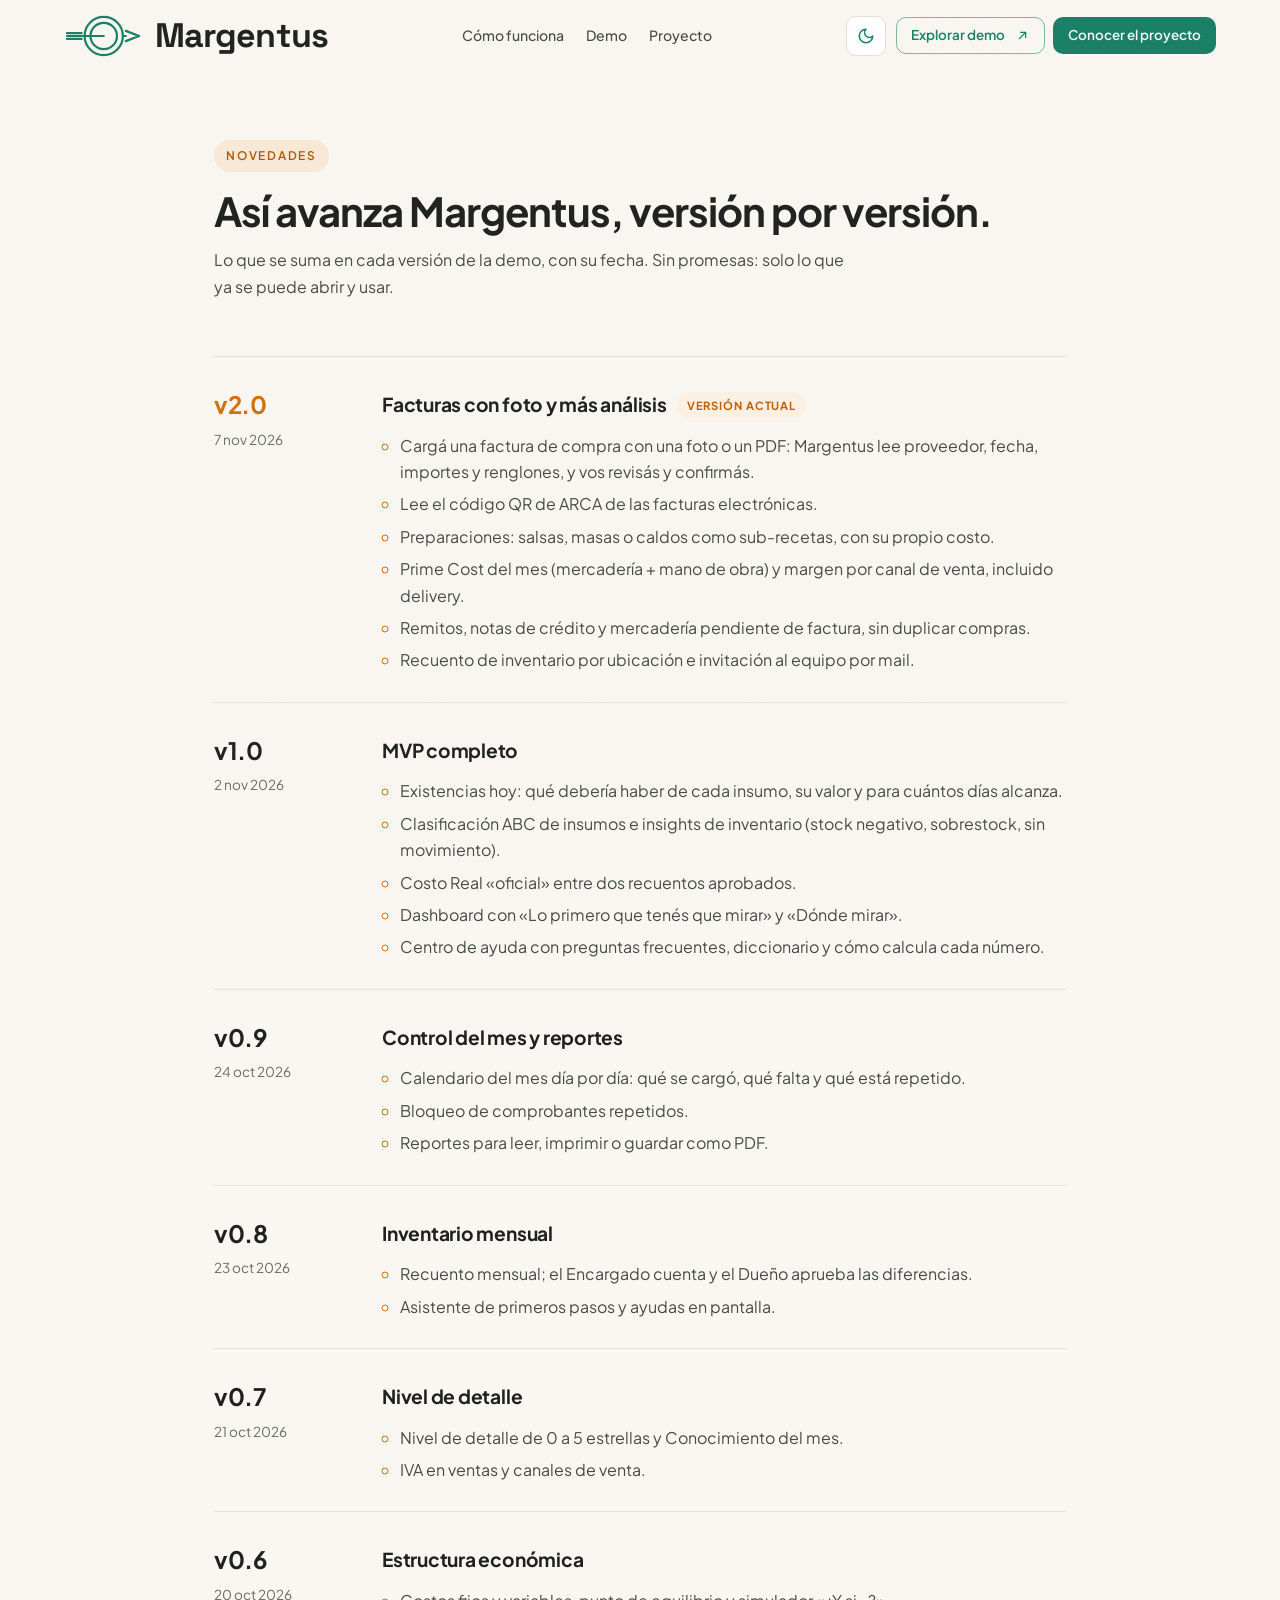
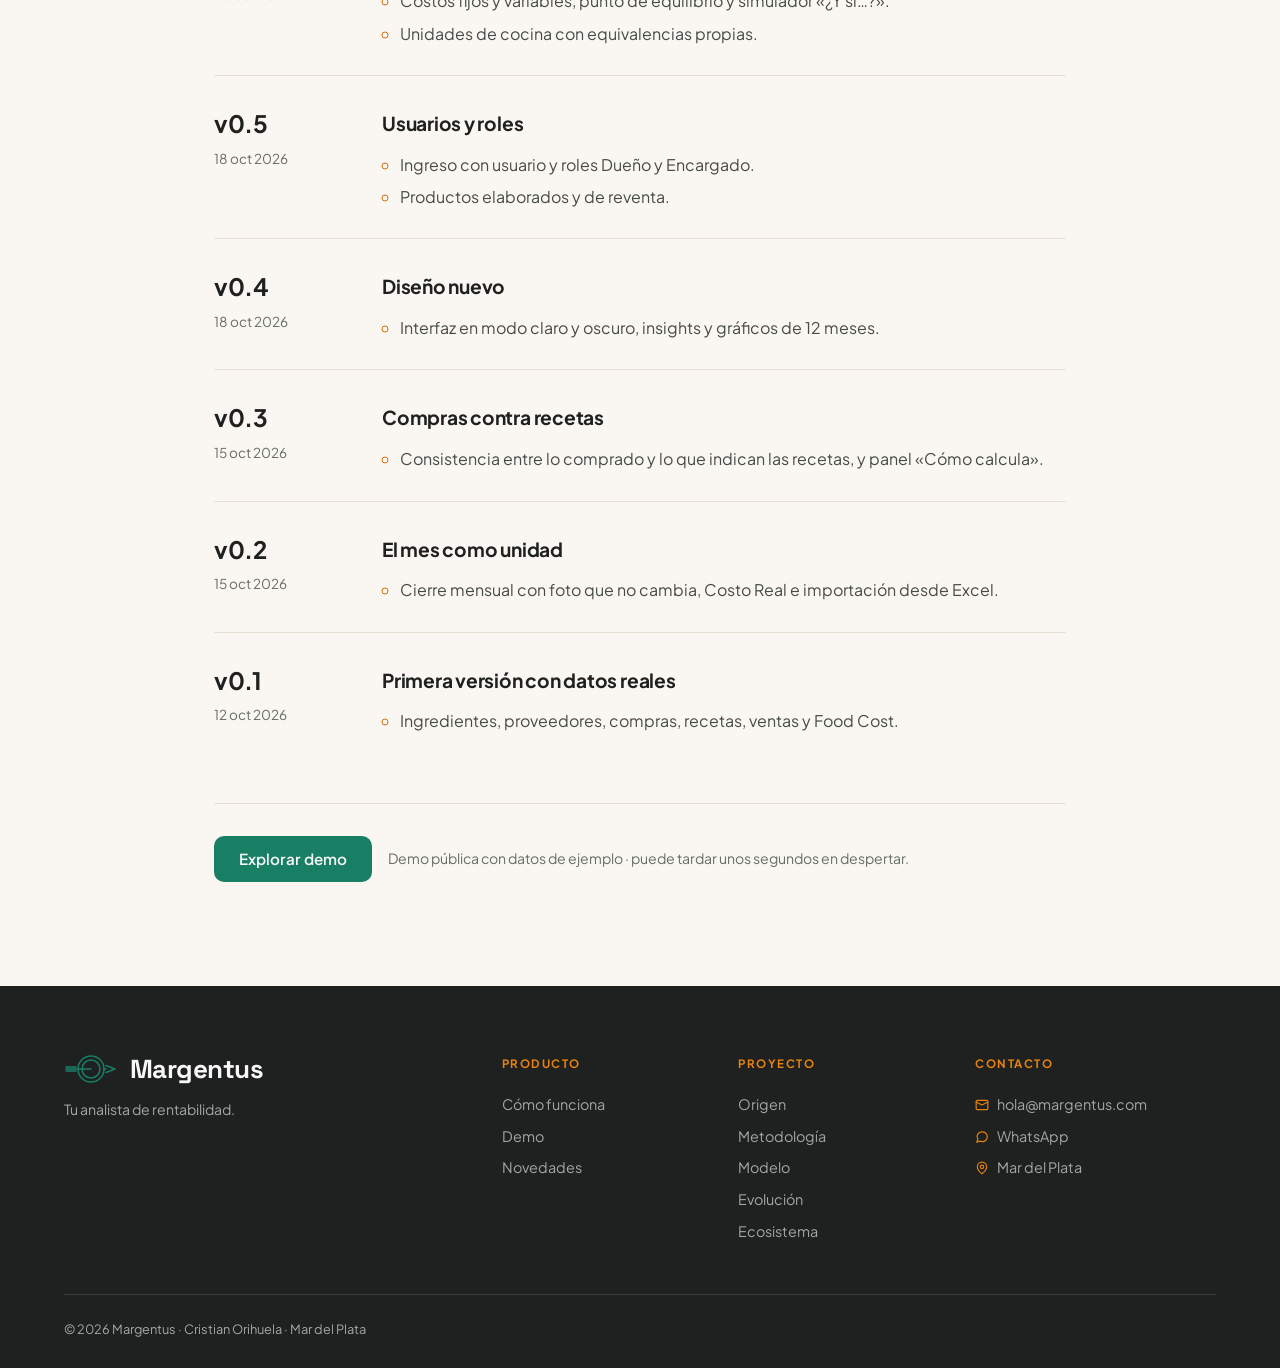
<file: novedades.html>
<!DOCTYPE html>
<html lang="es">
<head>
  <meta charset="UTF-8">
  <meta name="viewport" content="width=device-width, initial-scale=1.0">
  <script>
    (function () {
      var t = 'light';
      try { t = localStorage.getItem('margentus-theme') === 'dark' ? 'dark' : 'light'; } catch (e) {}
      document.documentElement.dataset.theme = t;
    })();
  </script>
  <title>Novedades | Margentus</title>
  <meta name="description" content="Historial de versiones de Margentus: qué se sumó en cada versión de la demo.">
  <meta name="theme-color" content="#faf7f2">

  <meta property="og:type" content="website">
  <meta property="og:site_name" content="Margentus">
  <meta property="og:title" content="Novedades | Margentus">
  <meta property="og:description" content="Origen, problema, Modelo Digital del Negocio, metodología MIE y evolución de Margentus: el registro público de cómo se está construyendo inteligencia de rentabilidad para la gastronomía.">
  <meta property="og:locale" content="es_AR">
  <meta property="og:url" content="https://margentus.com/novedades.html">
  <meta property="og:image" content="https://margentus.com/img/og/margentus-og.png">
  <meta property="og:image:type" content="image/png">
  <meta property="og:image:width" content="1200">
  <meta property="og:image:height" content="630">
  <meta property="og:image:alt" content="Margentus · inteligencia de rentabilidad para gastronomía">
  <meta name="twitter:card" content="summary_large_image">
  <meta name="twitter:title" content="Novedades | Margentus">
  <meta name="twitter:description" content="Origen, problema, Modelo Digital del Negocio, metodología MIE y evolución de Margentus: el registro público de cómo se está construyendo inteligencia de rentabilidad para la gastronomía.">
  <meta name="twitter:image" content="https://margentus.com/img/og/margentus-og.png">
  <link rel="canonical" href="https://margentus.com/novedades.html">

  <link rel="icon" href="img/logos/margentus-logo.svg" type="image/svg+xml">
  <link rel="apple-touch-icon" href="img/logos/apple-touch-icon.png">
  <link rel="preload" href="fonts/plus-jakarta-sans-latin-400-normal.woff2" as="font" type="font/woff2" crossorigin>
  <link rel="preload" href="fonts/plus-jakarta-sans-latin-600-normal.woff2" as="font" type="font/woff2" crossorigin>
  <link rel="stylesheet" href="css/margentus.css">
  <link rel="stylesheet" href="css/margentus-components.css">
  <link rel="stylesheet" href="css/margentus-responsive.css">
  <noscript><style>.mg-rv{opacity:1 !important;transform:none !important}</style></noscript>
</head>
<body class="mg-project-page" id="top">
<svg width="0" height="0" style="position:absolute" aria-hidden="true">
  <symbol id="i-clipboard-list" viewBox="0 0 24 24" fill="none" stroke="currentColor" stroke-width="1.75" stroke-linecap="round" stroke-linejoin="round"><rect width="8" height="4" x="8" y="2" rx="1"/><path d="M12 11h4"/><path d="M12 16h4"/><path d="M8 11h.01"/><path d="M8 16h.01"/><path d="M16 4h2a2 2 0 0 1 2 2v14a2 2 0 0 1-2 2H6a2 2 0 0 1-2-2V6a2 2 0 0 1 2-2h2"/></symbol>
  <symbol id="i-git-branch" viewBox="0 0 24 24" fill="none" stroke="currentColor" stroke-width="1.75" stroke-linecap="round" stroke-linejoin="round"><line x1="6" x2="6" y1="3" y2="15"/><circle cx="18" cy="6" r="3"/><circle cx="6" cy="18" r="3"/><path d="M18 9a9 9 0 0 1-9 9"/></symbol>
  <symbol id="i-plug" viewBox="0 0 24 24" fill="none" stroke="currentColor" stroke-width="1.75" stroke-linecap="round" stroke-linejoin="round"><path d="M12 22v-5"/><path d="M9 8V2"/><path d="M15 8V2"/><path d="M18 8v5a4 4 0 0 1-4 4h-4a4 4 0 0 1-4-4V8Z"/></symbol>
  <symbol id="i-shield-check" viewBox="0 0 24 24" fill="none" stroke="currentColor" stroke-width="1.75" stroke-linecap="round" stroke-linejoin="round"><path d="M20 13c0 5-3.5 7.5-7.66 8.95a1 1 0 0 1-.67-.01C7.5 20.5 4 18 4 13V6a1 1 0 0 1 1-1c2 0 4.5-1.2 6.24-2.72a1.17 1.17 0 0 1 1.52 0C14.51 3.81 17 5 19 5a1 1 0 0 1 1 1z"/><path d="m9 12 2 2 4-4"/></symbol>
  <symbol id="i-upload" viewBox="0 0 24 24" fill="none" stroke="currentColor" stroke-width="1.75" stroke-linecap="round" stroke-linejoin="round"><path d="M21 15v4a2 2 0 0 1-2 2H5a2 2 0 0 1-2-2v-4"/><polyline points="7 8 12 3 17 8"/><path d="M12 3v12"/></symbol>
</svg>

<a class="mg-skip" href="#main">Saltar al contenido</a>

<!-- ================= NAVBAR ================= -->
<nav class="mg-nav" id="nbar" aria-label="Navegación principal">
  <div class="mg-container mg-nav-inner">
    <a class="mg-brand" href="index.html" aria-label="Margentus, ir al inicio">
      <img class="mg-logo" src="img/logos/margentus-logo.svg" alt="" width="78" height="44">
      <span class="mg-wordmark">Margentus</span>
    </a>

    <nav class="mg-nav-links" aria-label="Secciones">
      <a href="index.html#que-analiza">Cómo funciona</a>
      <a href="index.html#prototipo">Demo</a>
      <a href="proyecto.html" >Proyecto</a>
    </nav>

    <div class="mg-nav-actions">
      <button class="mg-theme-btn" id="themeBtn" type="button" aria-label="Cambiar a modo oscuro" aria-pressed="false">
        <svg class="mg-theme-ico mg-theme-ico--moon" viewBox="0 0 24 24" fill="none" stroke="currentColor" stroke-width="2" stroke-linecap="round" stroke-linejoin="round" aria-hidden="true"><path d="M12 3a6 6 0 0 0 9 9 9 9 0 1 1-9-9Z"/></svg>
        <svg class="mg-theme-ico mg-theme-ico--sun" viewBox="0 0 24 24" fill="none" stroke="currentColor" stroke-width="2" stroke-linecap="round" aria-hidden="true"><circle cx="12" cy="12" r="4"/><path d="M12 2v2"/><path d="M12 20v2"/><path d="m4.93 4.93 1.41 1.41"/><path d="m17.66 17.66 1.41 1.41"/><path d="M2 12h2"/><path d="M20 12h2"/><path d="m6.34 17.66-1.41 1.41"/><path d="m19.07 4.93-1.41 1.41"/></svg>
      </button>
      <div class="mg-nav-cta">
        <a href="https://margentus-demo.onrender.com/dashboard" class="mg-btn mg-btn-ghost mg-btn-sm" target="_blank" rel="noopener">Explorar demo
          <svg width="15" height="15" viewBox="0 0 24 24" fill="none" stroke="currentColor" stroke-width="2" stroke-linecap="round" stroke-linejoin="round" aria-hidden="true"><path d="M7 17 17 7"/><path d="M9 7h8v8"/></svg>
        </a>
        <a href="proyecto.html" class="mg-btn mg-btn-primary mg-btn-sm">Conocer el proyecto</a>
      </div>
      <button class="mg-burger" id="burger" type="button" aria-label="Abrir menú" aria-expanded="false" aria-controls="mmenu">
        <svg id="icoOpen" width="20" height="20" viewBox="0 0 24 24" fill="none" stroke="currentColor" stroke-width="2" stroke-linecap="round" aria-hidden="true"><path d="M4 7h16"/><path d="M4 12h16"/><path d="M4 17h16"/></svg>
        <svg id="icoClose" width="20" height="20" viewBox="0 0 24 24" fill="none" stroke="currentColor" stroke-width="2" stroke-linecap="round" aria-hidden="true" style="display:none"><path d="M6 6l12 12"/><path d="M18 6 6 18"/></svg>
      </button>
    </div>
  </div>
</nav>

<div class="mg-mmenu" id="mmenu">
  <a href="index.html#que-analiza">Cómo funciona</a>
  <a href="index.html#prototipo">Demo</a>
  <a href="proyecto.html">Proyecto</a>
  <div class="mg-mmenu-cta">
    <a href="proyecto.html" class="mg-btn mg-btn-primary mg-btn-lg">Conocer el proyecto</a>
  </div>
  <p class="mg-mmenu-note"><a href="https://margentus-demo.onrender.com/dashboard" target="_blank" rel="noopener">Explorar demo</a></p>
</div>

<main id="main">
  <section class="mg-section mg-log-section" aria-labelledby="log-title">
    <div class="mg-container mg-log-wrap">
      <div class="mg-sec-head">
        <p class="mg-kicker">Novedades</p>
        <h1 class="mg-title" id="log-title">Así avanza Margentus, versión por versión.</h1>
        <p class="mg-sub">Lo que se suma en cada versión de la demo, con su fecha. Sin promesas: solo lo que ya se puede abrir y usar.</p>
      </div>
      <ol class="mg-log" data-mg-novedades>
        <noscript><p>El historial de versiones requiere JavaScript.</p></noscript>
      </ol>
      <div class="mg-log-cta">
        <a href="https://margentus-demo.onrender.com/dashboard" class="mg-btn mg-btn-primary" target="_blank" rel="noopener">Explorar demo</a>
        <p>Demo pública con datos de ejemplo · puede tardar unos segundos en despertar.</p>
      </div>
    </div>
  </section>
</main>

<!-- ================= FOOTER ================= -->
<footer class="mg-footer" id="contacto">
  <div class="mg-container">
    <div class="mg-footer-grid">
      <div>
        <span class="mg-brand">
          <img class="mg-logo" src="img/logos/margentus-logo.svg" alt="Margentus" width="54" height="30">
          <span class="mg-wordmark">Margentus</span>
        </span>
        <p class="mg-footer-tag">Tu analista de rentabilidad.</p>
      </div>

      <div class="mg-footer-col">
        <h4>Producto</h4>
        <a href="index.html#que-analiza">Cómo funciona</a>
        <a href="index.html#prototipo">Demo</a>
        <a href="novedades.html">Novedades</a>
      </div>

      <div class="mg-footer-col">
        <h4>Proyecto</h4>
        <a href="proyecto.html#origen">Origen</a>
        <a href="proyecto.html#metodo">Metodología</a>
        <a href="proyecto.html#modelo">Modelo</a>
        <a href="proyecto.html#evolucion">Evolución</a>
        <a href="proyecto.html#ecosistema">Ecosistema</a>
      </div>

      <div class="mg-footer-col">
        <h4>Contacto</h4>
        <a href="mailto:hola@margentus.com">
          <svg viewBox="0 0 24 24" fill="none" stroke="currentColor" stroke-width="2" stroke-linecap="round" stroke-linejoin="round" aria-hidden="true"><rect x="2" y="4" width="20" height="16" rx="2"/><path d="m22 7-10 5L2 7"/></svg>
          hola@margentus.com
        </a>
        <a href="https://wa.me/5492235903633" target="_blank" rel="noopener">
          <svg viewBox="0 0 24 24" fill="none" stroke="currentColor" stroke-width="2" stroke-linecap="round" stroke-linejoin="round" aria-hidden="true"><path d="M21 11.5a8.38 8.38 0 0 1-8.5 8.5 8.3 8.3 0 0 1-3.9-1L3 21l2.1-5.6A8.3 8.3 0 0 1 3.5 11.5 8.4 8.4 0 0 1 12 3.1a8.4 8.4 0 0 1 9 8.4Z"/></svg>
          WhatsApp
        </a>
        <a href="index.html#top">
          <svg viewBox="0 0 24 24" fill="none" stroke="currentColor" stroke-width="2" stroke-linecap="round" stroke-linejoin="round" aria-hidden="true"><path d="M20 10c0 6-8 12-8 12s-8-6-8-12a8 8 0 0 1 16 0Z"/><circle cx="12" cy="10" r="3"/></svg>
          Mar del Plata
        </a>
      </div>
    </div>

    <div class="mg-footer-bottom">
      <span>© 2026 Margentus · Cristian Orihuela · Mar del Plata</span>
    </div>
  </div>
</footer>

<script src="js/novedades.js"></script>

<script>
  // Navbar
  const nbar = document.getElementById('nbar');
  window.addEventListener('scroll', () => {
    nbar.classList.toggle('is-scrolled', window.scrollY > 12);
  }, { passive: true });

  // Menú mobile
  const burger = document.getElementById('burger');
  const mmenu = document.getElementById('mmenu');
  const icoOpen = document.getElementById('icoOpen');
  const icoClose = document.getElementById('icoClose');
  function setMenu(open) {
    mmenu.classList.toggle('is-open', open);
    burger.setAttribute('aria-expanded', open ? 'true' : 'false');
    burger.setAttribute('aria-label', open ? 'Cerrar menú' : 'Abrir menú');
    icoOpen.style.display = open ? 'none' : '';
    icoClose.style.display = open ? '' : 'none';
  }
  burger.addEventListener('click', () => setMenu(!mmenu.classList.contains('is-open')));
  mmenu.querySelectorAll('a').forEach(a => a.addEventListener('click', () => setMenu(false)));

  // Reveal on scroll
  const obs = new IntersectionObserver(entries => {
    entries.forEach(e => {
      if (e.isIntersecting) { e.target.classList.add('mg-rv-in'); obs.unobserve(e.target); }
    });
  }, { threshold: 0.12, rootMargin: '0px 0px -40px 0px' });
  document.querySelectorAll('.mg-rv').forEach(el => obs.observe(el));
</script>

<script>
  (function () {
    var btn = document.getElementById('themeBtn');
    var meta = document.querySelector('meta[name="theme-color"]');
    if (!btn) return;
    function apply(t) {
      document.documentElement.dataset.theme = t;
      try { localStorage.setItem('margentus-theme', t); } catch (e) {}
      var dark = t === 'dark';
      btn.setAttribute('aria-label', dark ? 'Cambiar a modo claro' : 'Cambiar a modo oscuro');
      btn.setAttribute('aria-pressed', dark ? 'true' : 'false');
      if (meta) meta.setAttribute('content', dark ? '#1e211f' : '#faf7f2');
    }
    btn.addEventListener('click', function () {
      var dark = document.documentElement.dataset.theme === 'dark';
      apply(dark ? 'light' : 'dark');
    });
  })();
</script>
</body>
</html>
</file>
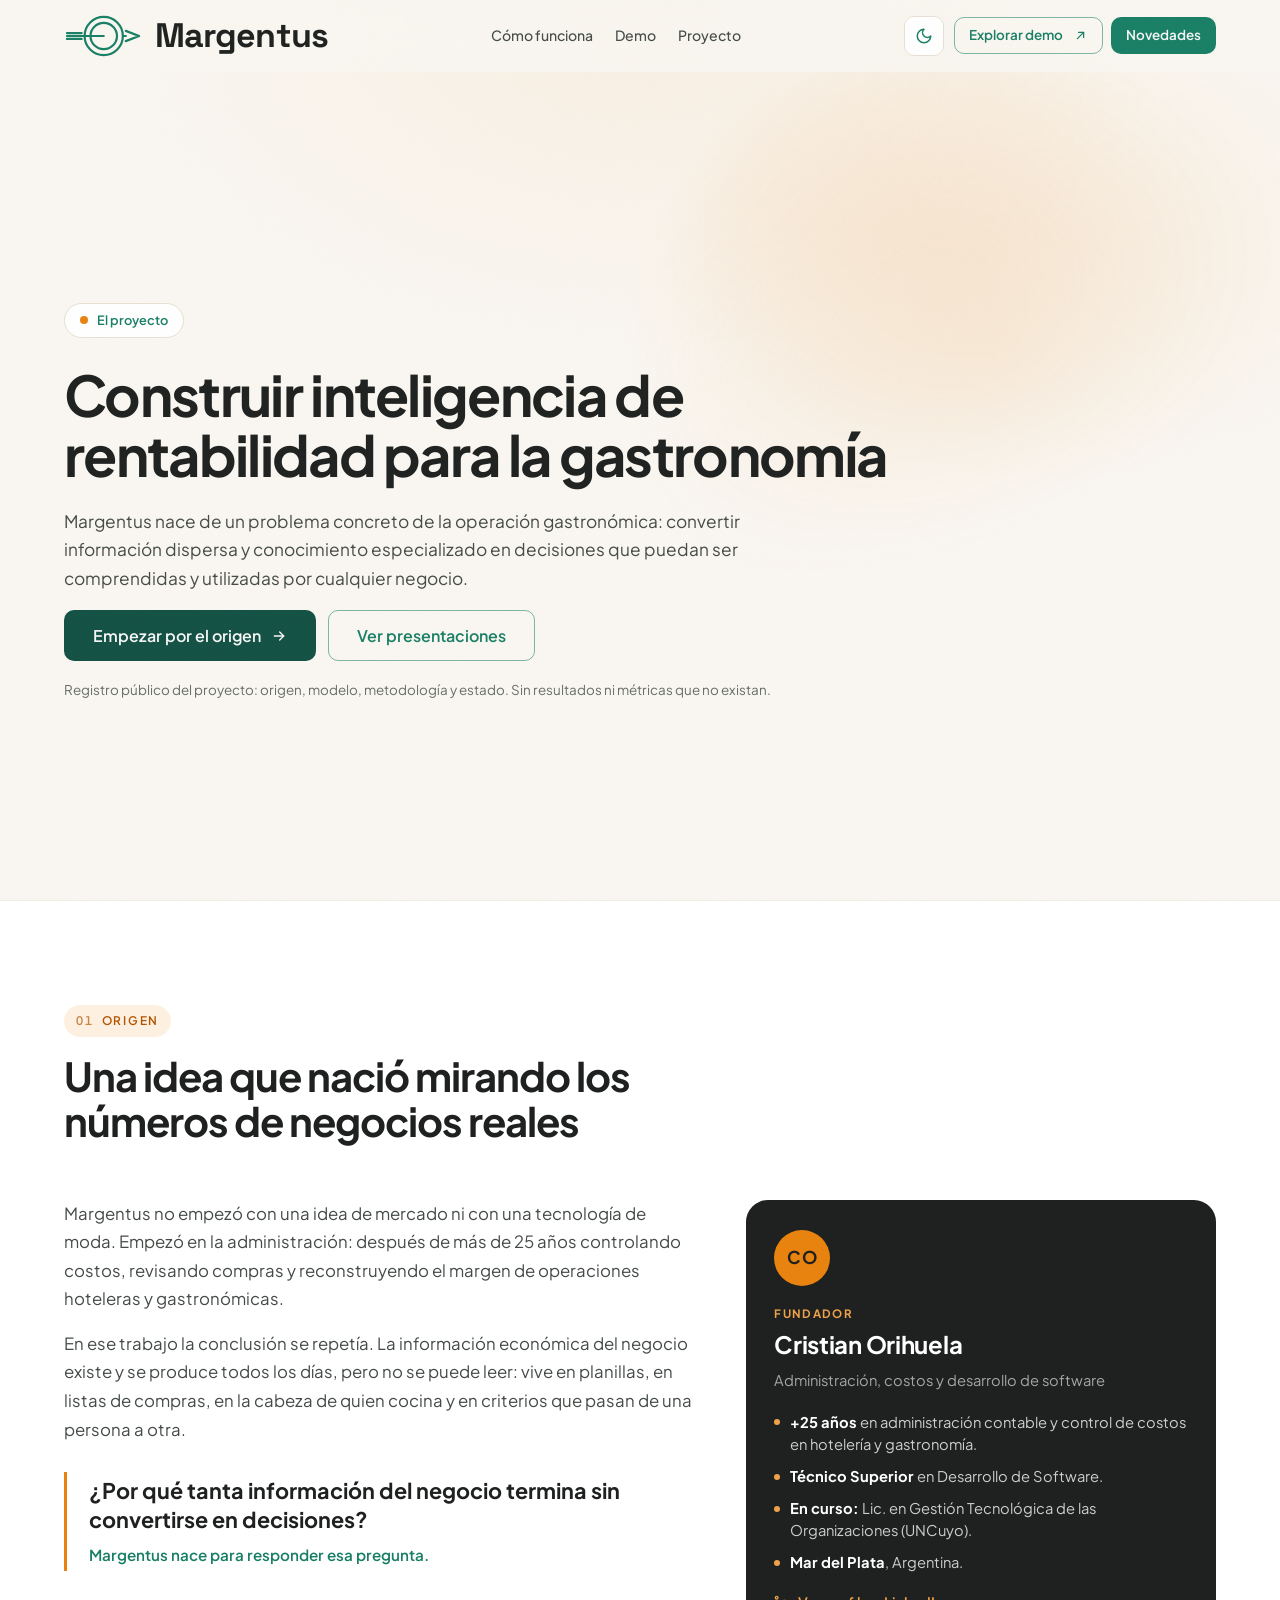
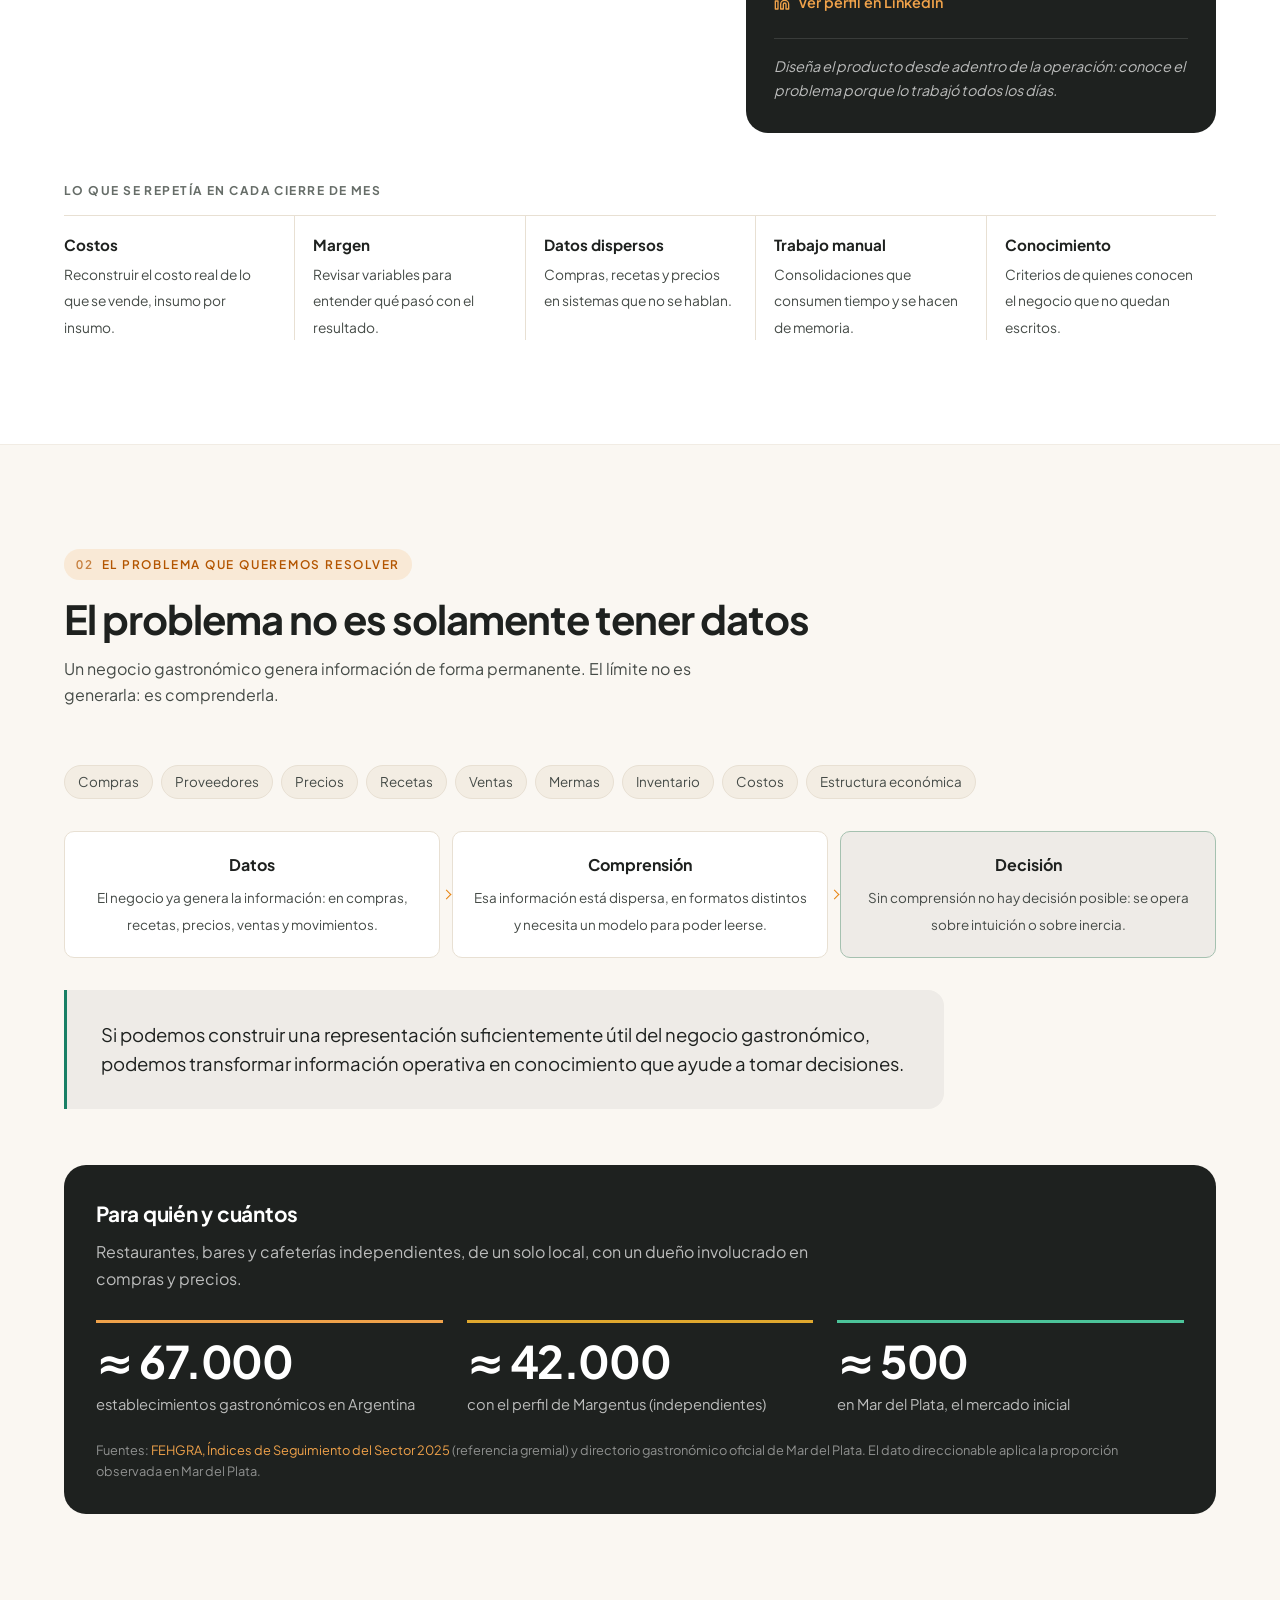
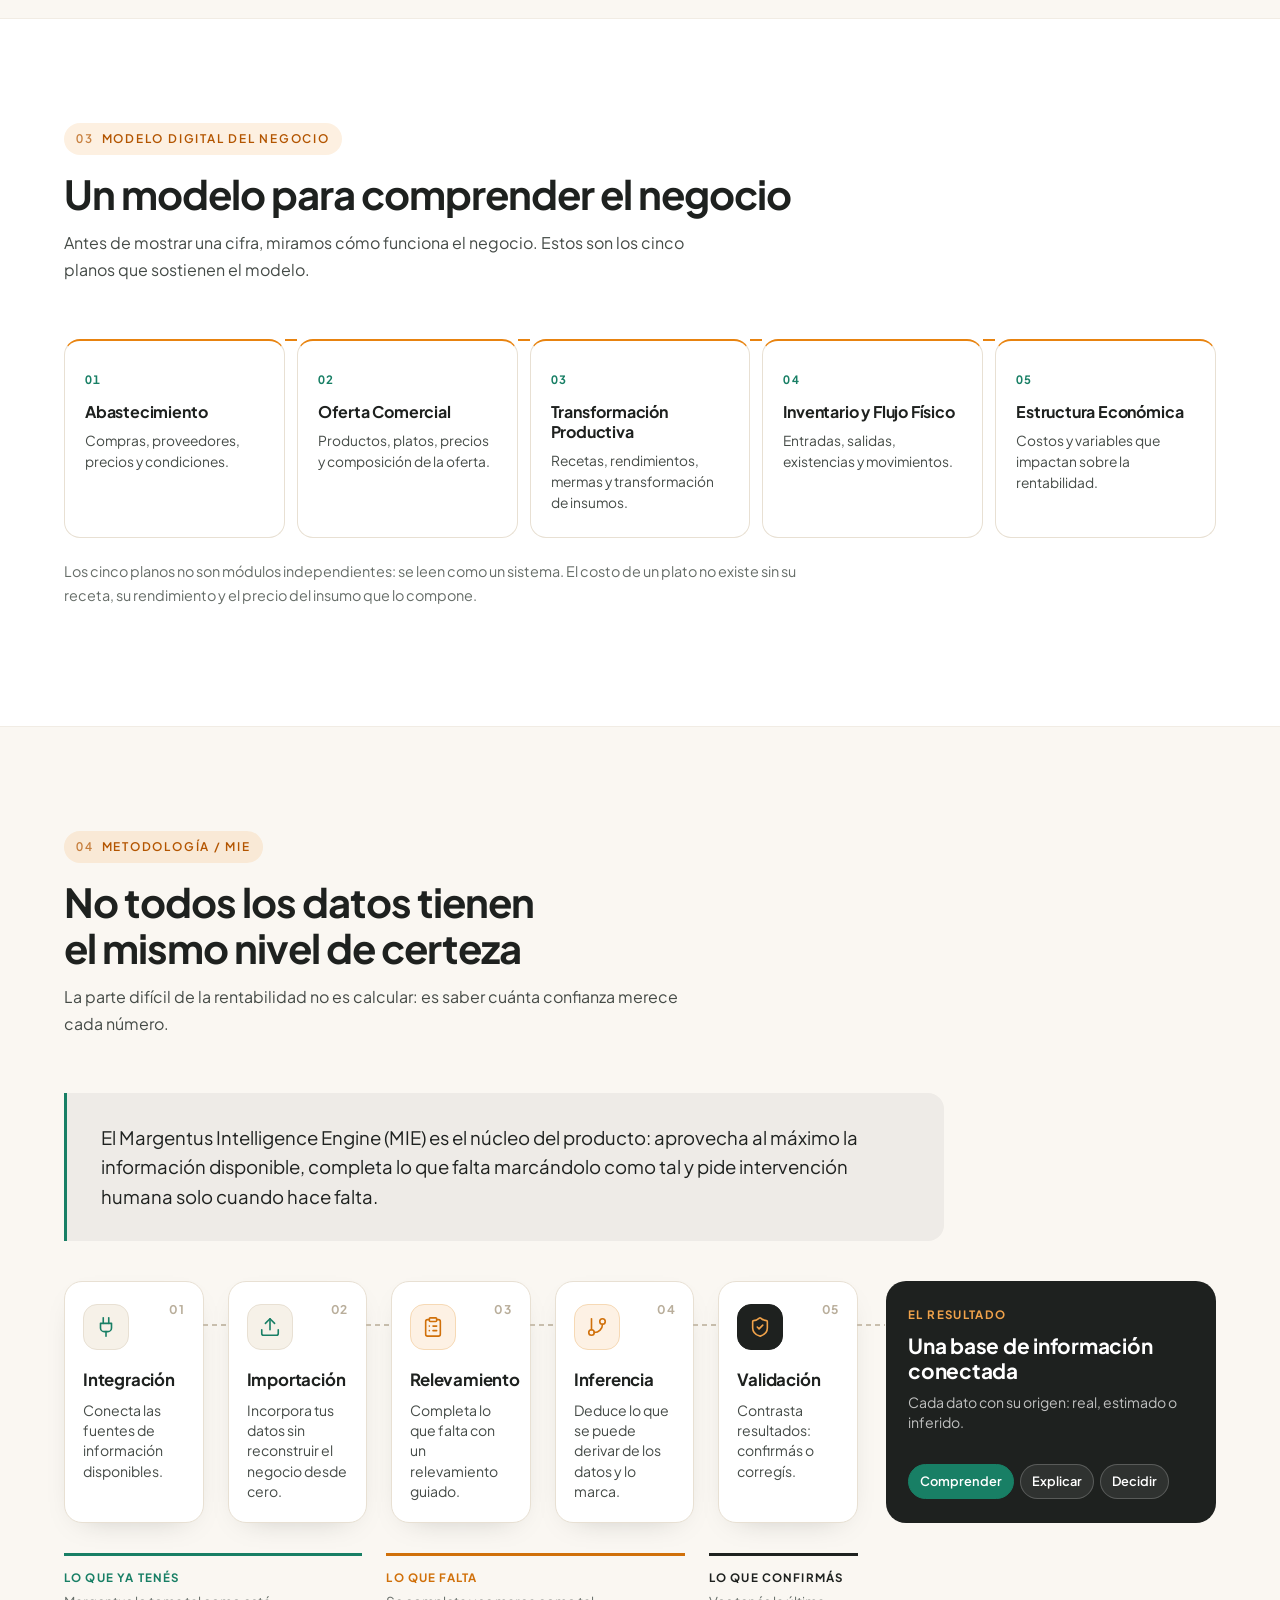
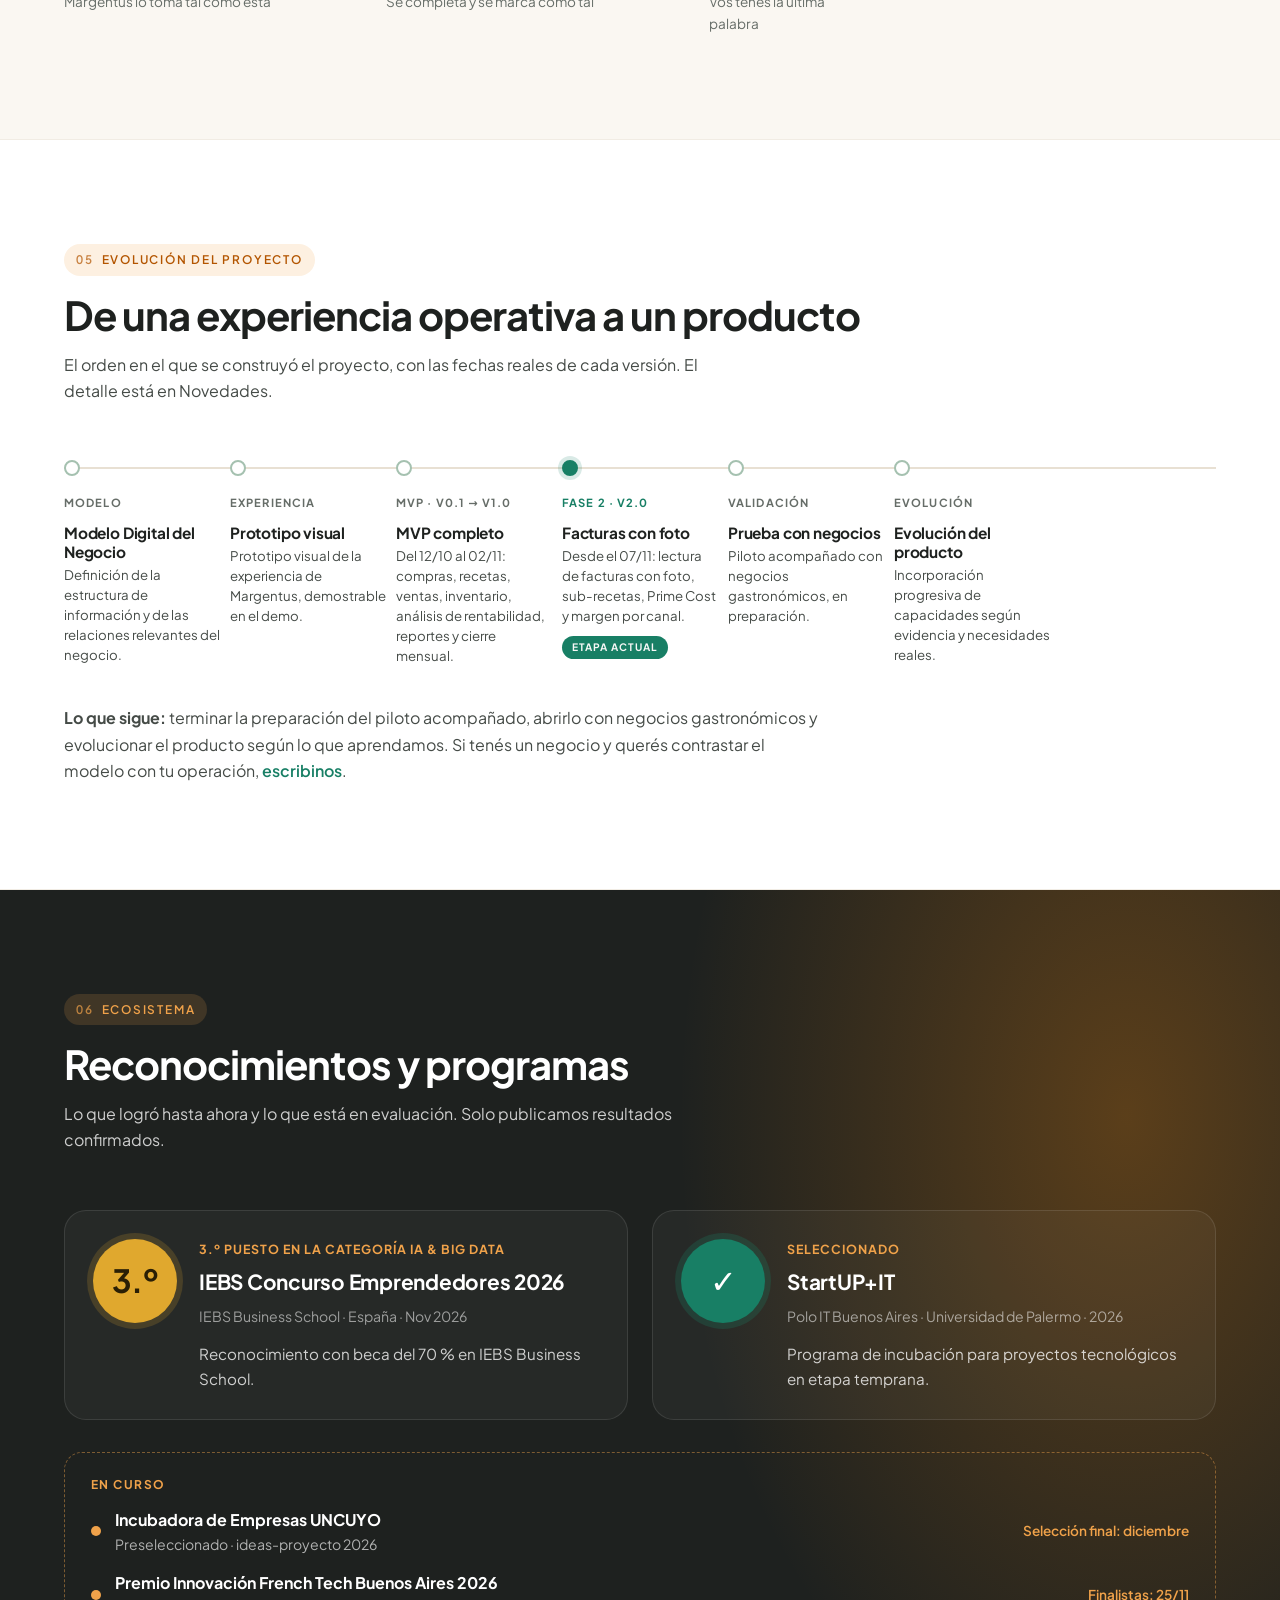
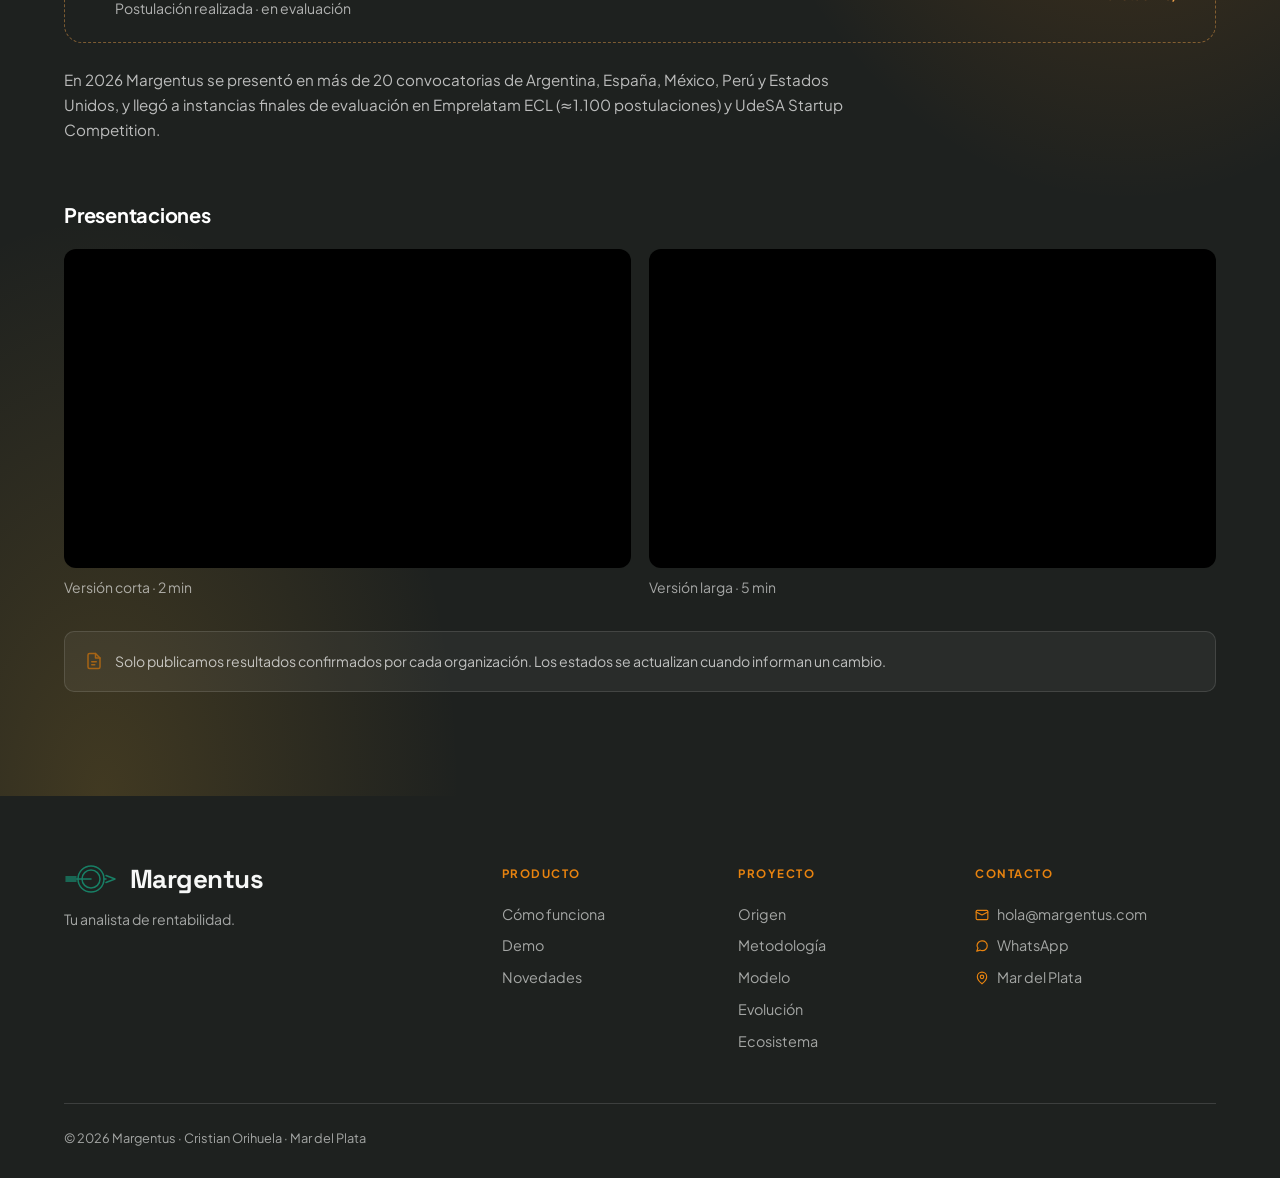
<file: proyecto.html>
<!DOCTYPE html>
<html lang="es">
<head>
  <meta charset="UTF-8">
  <meta name="viewport" content="width=device-width, initial-scale=1.0">
  <script>
    (function () {
      var t = 'light';
      try { t = localStorage.getItem('margentus-theme') === 'dark' ? 'dark' : 'light'; } catch (e) {}
      document.documentElement.dataset.theme = t;
    })();
  </script>
  <title>El proyecto | Margentus</title>
  <meta name="description" content="Origen, problema, Modelo Digital del Negocio, metodología MIE y evolución de Margentus: el registro público de cómo se está construyendo inteligencia de rentabilidad para la gastronomía.">
  <meta name="theme-color" content="#faf7f2">

  <meta property="og:type" content="website">
  <meta property="og:site_name" content="Margentus">
  <meta property="og:title" content="El proyecto | Margentus">
  <meta property="og:description" content="Origen, problema, Modelo Digital del Negocio, metodología MIE y evolución de Margentus: el registro público de cómo se está construyendo inteligencia de rentabilidad para la gastronomía.">
  <meta property="og:locale" content="es_AR">
  <meta property="og:url" content="https://margentus.com/proyecto.html">
  <meta property="og:image" content="https://margentus.com/img/og/margentus-og.png">
  <meta property="og:image:type" content="image/png">
  <meta property="og:image:width" content="1200">
  <meta property="og:image:height" content="630">
  <meta property="og:image:alt" content="Margentus · inteligencia de rentabilidad para gastronomía">
  <meta name="twitter:card" content="summary_large_image">
  <meta name="twitter:title" content="El proyecto | Margentus">
  <meta name="twitter:description" content="Origen, problema, Modelo Digital del Negocio, metodología MIE y evolución de Margentus: el registro público de cómo se está construyendo inteligencia de rentabilidad para la gastronomía.">
  <meta name="twitter:image" content="https://margentus.com/img/og/margentus-og.png">
  <link rel="canonical" href="https://margentus.com/proyecto.html">

  <link rel="icon" href="img/logos/margentus-logo.svg" type="image/svg+xml">
  <link rel="apple-touch-icon" href="img/logos/apple-touch-icon.png">
  <link rel="preload" href="fonts/plus-jakarta-sans-latin-400-normal.woff2" as="font" type="font/woff2" crossorigin>
  <link rel="preload" href="fonts/plus-jakarta-sans-latin-600-normal.woff2" as="font" type="font/woff2" crossorigin>
  <link rel="stylesheet" href="css/margentus.css">
  <link rel="stylesheet" href="css/margentus-components.css">
  <link rel="stylesheet" href="css/margentus-responsive.css">
  <noscript><style>.mg-rv{opacity:1 !important;transform:none !important}</style></noscript>
</head>
<body class="mg-project-page" id="top">
<svg width="0" height="0" style="position:absolute" aria-hidden="true">
  <symbol id="i-clipboard-list" viewBox="0 0 24 24" fill="none" stroke="currentColor" stroke-width="1.75" stroke-linecap="round" stroke-linejoin="round"><rect width="8" height="4" x="8" y="2" rx="1"/><path d="M12 11h4"/><path d="M12 16h4"/><path d="M8 11h.01"/><path d="M8 16h.01"/><path d="M16 4h2a2 2 0 0 1 2 2v14a2 2 0 0 1-2 2H6a2 2 0 0 1-2-2V6a2 2 0 0 1 2-2h2"/></symbol>
  <symbol id="i-git-branch" viewBox="0 0 24 24" fill="none" stroke="currentColor" stroke-width="1.75" stroke-linecap="round" stroke-linejoin="round"><line x1="6" x2="6" y1="3" y2="15"/><circle cx="18" cy="6" r="3"/><circle cx="6" cy="18" r="3"/><path d="M18 9a9 9 0 0 1-9 9"/></symbol>
  <symbol id="i-plug" viewBox="0 0 24 24" fill="none" stroke="currentColor" stroke-width="1.75" stroke-linecap="round" stroke-linejoin="round"><path d="M12 22v-5"/><path d="M9 8V2"/><path d="M15 8V2"/><path d="M18 8v5a4 4 0 0 1-4 4h-4a4 4 0 0 1-4-4V8Z"/></symbol>
  <symbol id="i-shield-check" viewBox="0 0 24 24" fill="none" stroke="currentColor" stroke-width="1.75" stroke-linecap="round" stroke-linejoin="round"><path d="M20 13c0 5-3.5 7.5-7.66 8.95a1 1 0 0 1-.67-.01C7.5 20.5 4 18 4 13V6a1 1 0 0 1 1-1c2 0 4.5-1.2 6.24-2.72a1.17 1.17 0 0 1 1.52 0C14.51 3.81 17 5 19 5a1 1 0 0 1 1 1z"/><path d="m9 12 2 2 4-4"/></symbol>
  <symbol id="i-upload" viewBox="0 0 24 24" fill="none" stroke="currentColor" stroke-width="1.75" stroke-linecap="round" stroke-linejoin="round"><path d="M21 15v4a2 2 0 0 1-2 2H5a2 2 0 0 1-2-2v-4"/><polyline points="7 8 12 3 17 8"/><path d="M12 3v12"/></symbol>
</svg>

<a class="mg-skip" href="#main">Saltar al contenido</a>

<!-- ================= NAVBAR ================= -->
<nav class="mg-nav" id="nbar" aria-label="Navegación principal">
  <div class="mg-container mg-nav-inner">
    <a class="mg-brand" href="index.html" aria-label="Margentus, ir al inicio">
      <img class="mg-logo" src="img/logos/margentus-logo.svg" alt="" width="78" height="44">
      <span class="mg-wordmark">Margentus</span>
    </a>

    <nav class="mg-nav-links" aria-label="Secciones">
      <a href="index.html#que-analiza">Cómo funciona</a>
      <a href="index.html#prototipo">Demo</a>
      <a href="proyecto.html" aria-current="page">Proyecto</a>
    </nav>

    <div class="mg-nav-actions">
      <button class="mg-theme-btn" id="themeBtn" type="button" aria-label="Cambiar a modo oscuro" aria-pressed="false">
        <svg class="mg-theme-ico mg-theme-ico--moon" viewBox="0 0 24 24" fill="none" stroke="currentColor" stroke-width="2" stroke-linecap="round" stroke-linejoin="round" aria-hidden="true"><path d="M12 3a6 6 0 0 0 9 9 9 9 0 1 1-9-9Z"/></svg>
        <svg class="mg-theme-ico mg-theme-ico--sun" viewBox="0 0 24 24" fill="none" stroke="currentColor" stroke-width="2" stroke-linecap="round" aria-hidden="true"><circle cx="12" cy="12" r="4"/><path d="M12 2v2"/><path d="M12 20v2"/><path d="m4.93 4.93 1.41 1.41"/><path d="m17.66 17.66 1.41 1.41"/><path d="M2 12h2"/><path d="M20 12h2"/><path d="m6.34 17.66-1.41 1.41"/><path d="m19.07 4.93-1.41 1.41"/></svg>
      </button>
      <div class="mg-nav-cta">
        <a href="https://margentus-demo.onrender.com/dashboard" class="mg-btn mg-btn-ghost mg-btn-sm" target="_blank" rel="noopener">Explorar demo
          <svg width="15" height="15" viewBox="0 0 24 24" fill="none" stroke="currentColor" stroke-width="2" stroke-linecap="round" stroke-linejoin="round" aria-hidden="true"><path d="M7 17 17 7"/><path d="M9 7h8v8"/></svg>
        </a>
        <a href="novedades.html" class="mg-btn mg-btn-primary mg-btn-sm">Novedades</a>
      </div>
      <button class="mg-burger" id="burger" type="button" aria-label="Abrir menú" aria-expanded="false" aria-controls="mmenu">
        <svg id="icoOpen" width="20" height="20" viewBox="0 0 24 24" fill="none" stroke="currentColor" stroke-width="2" stroke-linecap="round" aria-hidden="true"><path d="M4 7h16"/><path d="M4 12h16"/><path d="M4 17h16"/></svg>
        <svg id="icoClose" width="20" height="20" viewBox="0 0 24 24" fill="none" stroke="currentColor" stroke-width="2" stroke-linecap="round" aria-hidden="true" style="display:none"><path d="M6 6l12 12"/><path d="M18 6 6 18"/></svg>
      </button>
    </div>
  </div>
</nav>

<div class="mg-mmenu" id="mmenu">
  <a href="index.html#que-analiza">Cómo funciona</a>
  <a href="index.html#prototipo">Demo</a>
  <a href="proyecto.html">Proyecto</a>
  <div class="mg-mmenu-cta">
    <a href="novedades.html" class="mg-btn mg-btn-primary mg-btn-lg">Novedades</a>
  </div>
  <p class="mg-mmenu-note"><a href="https://margentus-demo.onrender.com/dashboard" target="_blank" rel="noopener">Explorar demo</a></p>
</div>

<main id="main">

  <!-- ================= HERO · EL PROYECTO ================= -->
  <section class="mg-hero mg-project-hero" aria-labelledby="proyecto-title">
    <div class="mg-container">
      <div class="mg-hero-inner">
        <div class="mg-rv">
          <span class="mg-badge"><span class="mg-badge-dot" aria-hidden="true"></span>El proyecto</span>
        </div>

        <h1 class="mg-h1 mg-rv" id="proyecto-title">Construir inteligencia de rentabilidad para la gastronomía</h1>

        <p class="mg-lead mg-rv">Margentus nace de un problema concreto de la operación gastronómica: convertir información dispersa y conocimiento especializado en decisiones que puedan ser comprendidas y utilizadas por cualquier negocio.</p>

        <div class="mg-hero-ctas mg-rv">
          <a href="#origen" class="mg-btn mg-btn-secondary mg-btn-lg">Empezar por el origen
            <svg width="16" height="16" viewBox="0 0 24 24" fill="none" stroke="currentColor" stroke-width="2" stroke-linecap="round" stroke-linejoin="round" aria-hidden="true"><path d="M5 12h14"/><path d="m13 6 6 6-6 6"/></svg>
          </a>
          <a href="#presentaciones" class="mg-btn mg-btn-ghost mg-btn-lg">Ver presentaciones</a>
        </div>

        <p class="mg-hero-note mg-rv">Registro público del proyecto: origen, modelo, metodología y estado. Sin resultados ni métricas que no existan.</p>
      </div>
    </div>
  </section>

  <!-- ================= 01 · ORIGEN Y FUNDADOR ================= -->
  <section class="mg-section mg-project-band" id="origen" aria-labelledby="origen-title">
    <div class="mg-container">
      <div class="mg-sec-head mg-rv">
        <p class="mg-kicker"><span class="mg-project-index">01</span>Origen</p>
        <h2 class="mg-title" id="origen-title">Una idea que nació mirando los números de negocios reales</h2>
      </div>

      <div class="mg-origin">
        <div class="mg-origin-story mg-rv">
          <p>Margentus no empezó con una idea de mercado ni con una tecnología de moda. Empezó en la administración: después de más de 25 años controlando costos, revisando compras y reconstruyendo el margen de operaciones hoteleras y gastronómicas.</p>
          <p>En ese trabajo la conclusión se repetía. La información económica del negocio existe y se produce todos los días, pero no se puede leer: vive en planillas, en listas de compras, en la cabeza de quien cocina y en criterios que pasan de una persona a otra.</p>
          <blockquote class="mg-origin-quote">
            <p>¿Por qué tanta información del negocio termina sin convertirse en decisiones?</p>
            <footer>Margentus nace para responder esa pregunta.</footer>
          </blockquote>
        </div>

        <aside class="mg-founder-card mg-rv" aria-labelledby="founder-name">
          <span class="mg-founder-avatar" aria-hidden="true">CO</span>
          <p class="mg-founder-card-kicker">Fundador</p>
          <h3 id="founder-name">Cristian Orihuela</h3>
          <p class="mg-founder-card-role">Administración, costos y desarrollo de software</p>
          <ul class="mg-founder-facts">
            <li><strong>+25 años</strong> en administración contable y control de costos en hotelería y gastronomía.</li>
            <li><strong>Técnico Superior</strong> en Desarrollo de Software.</li>
            <li><strong>En curso:</strong> Lic. en Gestión Tecnológica de las Organizaciones (UNCuyo).</li>
            <li><strong>Mar del Plata</strong>, Argentina.</li>
          </ul>
          <a class="mg-founder-link" href="https://www.linkedin.com/in/cristian-orihuela/" target="_blank" rel="noopener"><svg viewBox="0 0 24 24" fill="none" stroke="currentColor" stroke-width="2" stroke-linecap="round" stroke-linejoin="round" aria-hidden="true"><path d="M16 8a6 6 0 0 1 6 6v7h-4v-7a2 2 0 0 0-4 0v7h-4v-7a6 6 0 0 1 6-6z"/><rect x="2" y="9" width="4" height="12"/><circle cx="4" cy="4" r="2"/></svg>Ver perfil en LinkedIn</a>
          <p class="mg-founder-card-note">Diseña el producto desde adentro de la operación: conoce el problema porque lo trabajó todos los días.</p>
        </aside>
      </div>

      <div class="mg-origin-pains mg-rv">
        <p class="mg-origin-pains-title">Lo que se repetía en cada cierre de mes</p>
        <ul>
          <li><strong>Costos</strong><span>Reconstruir el costo real de lo que se vende, insumo por insumo.</span></li>
          <li><strong>Margen</strong><span>Revisar variables para entender qué pasó con el resultado.</span></li>
          <li><strong>Datos dispersos</strong><span>Compras, recetas y precios en sistemas que no se hablan.</span></li>
          <li><strong>Trabajo manual</strong><span>Consolidaciones que consumen tiempo y se hacen de memoria.</span></li>
          <li><strong>Conocimiento</strong><span>Criterios de quienes conocen el negocio que no quedan escritos.</span></li>
        </ul>
      </div>
    </div>
  </section>

  <!-- ================= 02 · EL PROBLEMA ================= -->
  <section class="mg-section" id="problema" aria-labelledby="problema-title">
    <div class="mg-container">
      <div class="mg-sec-head mg-rv">
        <p class="mg-kicker"><span class="mg-project-index">02</span>El problema que queremos resolver</p>
        <h2 class="mg-title" id="problema-title">El problema no es solamente tener datos</h2>
        <p class="mg-sub">Un negocio gastronómico genera información de forma permanente. El límite no es generarla: es comprenderla.</p>
      </div>

      <div class="mg-project-data mg-rv">
        <span>Compras</span>
        <span>Proveedores</span>
        <span>Precios</span>
        <span>Recetas</span>
        <span>Ventas</span>
        <span>Mermas</span>
        <span>Inventario</span>
        <span>Costos</span>
        <span>Estructura económica</span>
      </div>

      <div class="mg-project-gap mg-rv">
        <div class="mg-project-gap-step">
          <b>Datos</b>
          <span>El negocio ya genera la información: en compras, recetas, precios, ventas y movimientos.</span>
        </div>
        <div class="mg-project-gap-step">
          <b>Comprensión</b>
          <span>Esa información está dispersa, en formatos distintos y necesita un modelo para poder leerse.</span>
        </div>
        <div class="mg-project-gap-step is-end">
          <b>Decisión</b>
          <span>Sin comprensión no hay decisión posible: se opera sobre intuición o sobre inercia.</span>
        </div>
      </div>

      <div class="mg-project-hypothesis is-spaced mg-rv">
        <p>Si podemos construir una representación suficientemente útil del negocio gastronómico, podemos transformar información operativa en conocimiento que ayude a tomar decisiones.</p>
      </div>
      <div class="mg-market mg-rv" aria-labelledby="market-title">
        <h3 class="mg-market-title" id="market-title">Para quién y cuántos</h3>
        <p class="mg-market-icp">Restaurantes, bares y cafeterías independientes, de un solo local, con un dueño involucrado en compras y precios.</p>
        <ul class="mg-market-stats">
          <li><b>≈ 67.000</b><span>establecimientos gastronómicos en Argentina</span></li>
          <li><b>≈ 42.000</b><span>con el perfil de Margentus (independientes)</span></li>
          <li><b>≈ 500</b><span>en Mar del Plata, el mercado inicial</span></li>
        </ul>
        <p class="mg-market-src">Fuentes: <a href="https://fehgra.org.ar/archivos/36507" target="_blank" rel="noopener">FEHGRA, Índices de Seguimiento del Sector 2025</a> (referencia gremial) y directorio gastronómico oficial de Mar del Plata. El dato direccionable aplica la proporción observada en Mar del Plata.</p>
      </div>
    </div>
  </section>

  <!-- ================= 03 · MODELO DIGITAL DEL NEGOCIO ================= -->
  <section class="mg-section mg-project-band" id="modelo" aria-labelledby="modelo-title">
    <div class="mg-container">
      <div class="mg-sec-head mg-rv">
        <p class="mg-kicker"><span class="mg-project-index">03</span>Modelo Digital del Negocio</p>
        <h2 class="mg-title" id="modelo-title">Un modelo para comprender el negocio</h2>
        <p class="mg-sub">Antes de mostrar una cifra, miramos cómo funciona el negocio. Estos son los cinco planos que sostienen el modelo.</p>
      </div>

      <div class="mg-project-pillars mg-rv">
        <div class="mg-project-pillar">
          <span class="mg-project-pillar-num">01</span>
          <h3>Abastecimiento</h3>
          <p>Compras, proveedores, precios y condiciones.</p>
        </div>
        <div class="mg-project-pillar">
          <span class="mg-project-pillar-num">02</span>
          <h3>Oferta Comercial</h3>
          <p>Productos, platos, precios y composición de la oferta.</p>
        </div>
        <div class="mg-project-pillar">
          <span class="mg-project-pillar-num">03</span>
          <h3>Transformación Productiva</h3>
          <p>Recetas, rendimientos, mermas y transformación de insumos.</p>
        </div>
        <div class="mg-project-pillar">
          <span class="mg-project-pillar-num">04</span>
          <h3>Inventario y Flujo Físico</h3>
          <p>Entradas, salidas, existencias y movimientos.</p>
        </div>
        <div class="mg-project-pillar">
          <span class="mg-project-pillar-num">05</span>
          <h3>Estructura Económica</h3>
          <p>Costos y variables que impactan sobre la rentabilidad.</p>
        </div>
      </div>

      <p class="mg-project-pillar-note mg-rv">Los cinco planos no son módulos independientes: se leen como un sistema. El costo de un plato no existe sin su receta, su rendimiento y el precio del insumo que lo compone.</p>
    </div>
  </section>

  <!-- ================= 04 · METODOLOGÍA / MIE ================= -->
  <section class="mg-section" id="metodo" aria-labelledby="metodo-title">
    <div class="mg-container">
      <div class="mg-sec-head mg-rv">
        <p class="mg-kicker"><span class="mg-project-index">04</span>Metodología / MIE</p>
        <h2 class="mg-title" id="metodo-title">No todos los datos tienen el mismo nivel de certeza</h2>
        <p class="mg-sub">La parte difícil de la rentabilidad no es calcular: es saber cuánta confianza merece cada número.</p>
      </div>

      <div class="mg-project-hypothesis is-spaced mg-rv">
        <p>El Margentus Intelligence Engine (MIE) es el núcleo del producto: aprovecha al máximo la información disponible, completa lo que falta marcándolo como tal y pide intervención humana solo cuando hace falta.</p>
      </div>

      <div class="mg-flow mg-rv">
        <ol class="mg-flow-steps">
          <li class="mg-flow-step mg-flow-step--have">
            <span class="mg-flow-num">01</span>
            <span class="mg-flow-ico" aria-hidden="true"><svg viewBox="0 0 24 24"><use href="#i-plug"/></svg></span>
            <h3>Integración</h3>
            <p>Conecta las fuentes de información disponibles.</p>
          </li>
          <li class="mg-flow-step mg-flow-step--have">
            <span class="mg-flow-num">02</span>
            <span class="mg-flow-ico" aria-hidden="true"><svg viewBox="0 0 24 24"><use href="#i-upload"/></svg></span>
            <h3>Importación</h3>
            <p>Incorpora tus datos sin reconstruir el negocio desde cero.</p>
          </li>
          <li class="mg-flow-step mg-flow-step--fill">
            <span class="mg-flow-num">03</span>
            <span class="mg-flow-ico" aria-hidden="true"><svg viewBox="0 0 24 24"><use href="#i-clipboard-list"/></svg></span>
            <h3>Relevamiento</h3>
            <p>Completa lo que falta con un relevamiento guiado.</p>
          </li>
          <li class="mg-flow-step mg-flow-step--fill">
            <span class="mg-flow-num">04</span>
            <span class="mg-flow-ico" aria-hidden="true"><svg viewBox="0 0 24 24"><use href="#i-git-branch"/></svg></span>
            <h3>Inferencia</h3>
            <p>Deduce lo que se puede derivar de los datos y lo marca.</p>
          </li>
          <li class="mg-flow-step mg-flow-step--confirm">
            <span class="mg-flow-num">05</span>
            <span class="mg-flow-ico" aria-hidden="true"><svg viewBox="0 0 24 24"><use href="#i-shield-check"/></svg></span>
            <h3>Validación</h3>
            <p>Contrasta resultados: confirmás o corregís.</p>
          </li>
        </ol>
        <div class="mg-flow-result">
          <p class="mg-flow-result-label">El resultado</p>
          <h3>Una base de información conectada</h3>
          <p>Cada dato con su origen: real, estimado o inferido.</p>
          <ul class="mg-flow-pills"><li>Comprender</li><li>Explicar</li><li>Decidir</li></ul>
        </div>
        <ul class="mg-flow-groups" aria-label="Quién aporta cada paso">
          <li class="mg-flow-group mg-flow-group--have"><strong>Lo que ya tenés</strong><span>Margentus lo toma tal como está</span></li>
          <li class="mg-flow-group mg-flow-group--fill"><strong>Lo que falta</strong><span>Se completa y se marca como tal</span></li>
          <li class="mg-flow-group mg-flow-group--confirm"><strong>Lo que confirmás</strong><span>Vos tenés la última palabra</span></li>
        </ul>
      </div>


    </div>
  </section>

  <!-- ================= 05 · EVOLUCIÓN ================= -->
  <section class="mg-section mg-project-band" id="evolucion" aria-labelledby="evolucion-title">
    <div class="mg-container">
      <div class="mg-sec-head mg-rv">
        <p class="mg-kicker"><span class="mg-project-index">05</span>Evolución del proyecto</p>
        <h2 class="mg-title" id="evolucion-title">De una experiencia operativa a un producto</h2>
        <p class="mg-sub">El orden en el que se construyó el proyecto, con las fechas reales de cada versión. El detalle está en <a href="novedades.html">Novedades</a>.</p>
      </div>

      <div class="mg-project-timeline mg-rv">
        <div class="mg-project-tl-item">
          <span class="mg-project-tl-dot" aria-hidden="true"></span>
          <span class="mg-project-tl-term">Modelo</span>
          <h3>Modelo Digital del Negocio</h3>
          <p>Definición de la estructura de información y de las relaciones relevantes del negocio.</p>
        </div>
        <div class="mg-project-tl-item">
          <span class="mg-project-tl-dot" aria-hidden="true"></span>
          <span class="mg-project-tl-term">Experiencia</span>
          <h3>Prototipo visual</h3>
          <p>Prototipo visual de la experiencia de Margentus, demostrable en el demo.</p>
        </div>
        <div class="mg-project-tl-item">
          <span class="mg-project-tl-dot" aria-hidden="true"></span>
          <span class="mg-project-tl-term">MVP · v0.1 → v1.0</span>
          <h3>MVP completo</h3>
          <p>Del 12/10 al 02/11: compras, recetas, ventas, inventario, análisis de rentabilidad, reportes y cierre mensual.</p>
        </div>
        <div class="mg-project-tl-item is-current">
          <span class="mg-project-tl-dot" aria-hidden="true"></span>
          <span class="mg-project-tl-term">Fase 2 · v2.0</span>
          <h3>Facturas con foto</h3>
          <p>Desde el 07/11: lectura de facturas con foto, sub-recetas, Prime Cost y margen por canal.</p>
          <span class="mg-project-flag">Etapa actual</span>
        </div>
        <div class="mg-project-tl-item">
          <span class="mg-project-tl-dot" aria-hidden="true"></span>
          <span class="mg-project-tl-term">Validación</span>
          <h3>Prueba con negocios</h3>
          <p>Piloto acompañado con negocios gastronómicos, en preparación.</p>
        </div>
        <div class="mg-project-tl-item">
          <span class="mg-project-tl-dot" aria-hidden="true"></span>
          <span class="mg-project-tl-term">Evolución</span>
          <h3>Evolución del producto</h3>
          <p>Incorporación progresiva de capacidades según evidencia y necesidades reales.</p>
        </div>
      </div>
      <p class="mg-project-next mg-rv"><strong>Lo que sigue:</strong> terminar la preparación del piloto acompañado, abrirlo con negocios gastronómicos y evolucionar el producto según lo que aprendamos. Si tenés un negocio y querés contrastar el modelo con tu operación, <a href="mailto:hola@margentus.com">escribinos</a>.</p>
    </div>
  </section>


  <!-- ================= 08 · ECOSISTEMA EMPRENDEDOR =================
       Lista canónica compartida con index.html: la fuente de verdad es
       js/convocatorias.js. Para actualizar un hito o sumar uno nuevo:
       editar SOLO ese archivo (nombre, fecha, estado, detalle y, si
       corresponde, link público con la clase .mg-eco-link).
       index.html muestra la versión resumida; esta página, el detalle.
       No publicar PDFs, videos ni imágenes sin verificar antes que el
       archivo o la URL existen.
       Estados permitidos: seleccionado · preseleccionado · postulación
       realizada · en evaluación. No usar estados no confirmados
       oficialmente. -->
  <section class="mg-section mg-band-dark mg-eco-band" id="ecosistema" aria-labelledby="ecosistema-title">
    <div class="mg-container">
      <div class="mg-sec-head mg-rv">
        <p class="mg-kicker"><span class="mg-project-index">06</span>Ecosistema</p>
        <h2 class="mg-title" id="ecosistema-title">Reconocimientos y programas</h2>
        <p class="mg-sub">Lo que logró hasta ahora y lo que está en evaluación. Solo publicamos resultados confirmados.</p>
      </div>

      <div class="mg-eco-wins mg-rv" data-mg-convocatorias>
        <noscript><p>El detalle de convocatorias requiere JavaScript.</p></noscript>
      </div>

      <div class="mg-pitch" id="presentaciones">
        <h3 class="mg-pitch-title mg-rv">Presentaciones</h3>
        <div class="mg-pitch-grid mg-rv">
          <figure class="mg-pitch-item">
            <div class="mg-pitch-frame"><iframe src="https://www.youtube-nocookie.com/embed/3br87a5Jg3Q" title="Presentación de Margentus (versión corta, 2 minutos)" loading="lazy" allow="accelerometer; encrypted-media; gyroscope; picture-in-picture; fullscreen" referrerpolicy="strict-origin-when-cross-origin" allowfullscreen></iframe></div>
            <figcaption>Versión corta · 2 min</figcaption>
          </figure>
          <figure class="mg-pitch-item">
            <div class="mg-pitch-frame"><iframe src="https://www.youtube-nocookie.com/embed/68slgoNY1-o" title="Presentación de Margentus (versión larga, 5 minutos)" loading="lazy" allow="accelerometer; encrypted-media; gyroscope; picture-in-picture; fullscreen" referrerpolicy="strict-origin-when-cross-origin" allowfullscreen></iframe></div>
            <figcaption>Versión larga · 5 min</figcaption>
          </figure>
        </div>
      </div>

      <div class="mg-project-note mg-rv">
        <svg viewBox="0 0 24 24" fill="none" stroke="currentColor" stroke-width="2" stroke-linecap="round" stroke-linejoin="round" aria-hidden="true"><path d="M14 2H6a2 2 0 0 0-2 2v16a2 2 0 0 0 2 2h12a2 2 0 0 0 2-2V8Z"/><path d="M14 2v6h6"/><path d="M9 13h6"/><path d="M9 17h4"/></svg>
        <p>Solo publicamos resultados confirmados por cada organización. Los estados se actualizan cuando informan un cambio.</p>
      </div>
    </div>
  </section>

</main>

<!-- ================= FOOTER ================= -->
<footer class="mg-footer" id="contacto">
  <div class="mg-container">
    <div class="mg-footer-grid">
      <div>
        <span class="mg-brand">
          <img class="mg-logo" src="img/logos/margentus-logo.svg" alt="Margentus" width="54" height="30">
          <span class="mg-wordmark">Margentus</span>
        </span>
        <p class="mg-footer-tag">Tu analista de rentabilidad.</p>
      </div>

      <div class="mg-footer-col">
        <h4>Producto</h4>
        <a href="index.html#que-analiza">Cómo funciona</a>
        <a href="index.html#prototipo">Demo</a>
        <a href="novedades.html">Novedades</a>
      </div>

      <div class="mg-footer-col">
        <h4>Proyecto</h4>
        <a href="#origen">Origen</a>
        <a href="#metodo">Metodología</a>
        <a href="#modelo">Modelo</a>
        <a href="#evolucion">Evolución</a>
        <a href="#ecosistema">Ecosistema</a>
      </div>

      <div class="mg-footer-col">
        <h4>Contacto</h4>
        <a href="mailto:hola@margentus.com">
          <svg viewBox="0 0 24 24" fill="none" stroke="currentColor" stroke-width="2" stroke-linecap="round" stroke-linejoin="round" aria-hidden="true"><rect x="2" y="4" width="20" height="16" rx="2"/><path d="m22 7-10 5L2 7"/></svg>
          hola@margentus.com
        </a>
        <a href="https://wa.me/5492235903633" target="_blank" rel="noopener">
          <svg viewBox="0 0 24 24" fill="none" stroke="currentColor" stroke-width="2" stroke-linecap="round" stroke-linejoin="round" aria-hidden="true"><path d="M21 11.5a8.38 8.38 0 0 1-8.5 8.5 8.3 8.3 0 0 1-3.9-1L3 21l2.1-5.6A8.3 8.3 0 0 1 3.5 11.5 8.4 8.4 0 0 1 12 3.1a8.4 8.4 0 0 1 9 8.4Z"/></svg>
          WhatsApp
        </a>
        <a href="index.html#top">
          <svg viewBox="0 0 24 24" fill="none" stroke="currentColor" stroke-width="2" stroke-linecap="round" stroke-linejoin="round" aria-hidden="true"><path d="M20 10c0 6-8 12-8 12s-8-6-8-12a8 8 0 0 1 16 0Z"/><circle cx="12" cy="10" r="3"/></svg>
          Mar del Plata
        </a>
      </div>
    </div>

    <div class="mg-footer-bottom">
      <span>© 2026 Margentus · Cristian Orihuela · Mar del Plata</span>
    </div>
  </div>
</footer>

<script src="js/convocatorias.js"></script>

<script>
  // Navbar
  const nbar = document.getElementById('nbar');
  window.addEventListener('scroll', () => {
    nbar.classList.toggle('is-scrolled', window.scrollY > 12);
  }, { passive: true });

  // Menú mobile
  const burger = document.getElementById('burger');
  const mmenu = document.getElementById('mmenu');
  const icoOpen = document.getElementById('icoOpen');
  const icoClose = document.getElementById('icoClose');
  function setMenu(open) {
    mmenu.classList.toggle('is-open', open);
    burger.setAttribute('aria-expanded', open ? 'true' : 'false');
    burger.setAttribute('aria-label', open ? 'Cerrar menú' : 'Abrir menú');
    icoOpen.style.display = open ? 'none' : '';
    icoClose.style.display = open ? '' : 'none';
  }
  burger.addEventListener('click', () => setMenu(!mmenu.classList.contains('is-open')));
  mmenu.querySelectorAll('a').forEach(a => a.addEventListener('click', () => setMenu(false)));

  // Reveal on scroll
  const obs = new IntersectionObserver(entries => {
    entries.forEach(e => {
      if (e.isIntersecting) { e.target.classList.add('mg-rv-in'); obs.unobserve(e.target); }
    });
  }, { threshold: 0.12, rootMargin: '0px 0px -40px 0px' });
  document.querySelectorAll('.mg-rv').forEach(el => obs.observe(el));
</script>

<script>
  (function () {
    var btn = document.getElementById('themeBtn');
    var meta = document.querySelector('meta[name="theme-color"]');
    if (!btn) return;
    function apply(t) {
      document.documentElement.dataset.theme = t;
      try { localStorage.setItem('margentus-theme', t); } catch (e) {}
      var dark = t === 'dark';
      btn.setAttribute('aria-label', dark ? 'Cambiar a modo claro' : 'Cambiar a modo oscuro');
      btn.setAttribute('aria-pressed', dark ? 'true' : 'false');
      if (meta) meta.setAttribute('content', dark ? '#1e211f' : '#faf7f2');
    }
    btn.addEventListener('click', function () {
      var dark = document.documentElement.dataset.theme === 'dark';
      apply(dark ? 'light' : 'dark');
    });
  })();
</script>
</body>
</html>
</file>
<file: css/margentus.css>
/* Fuentes autohospedadas (@fontsource, OFL) · DGL 23/10/2026:
   Plus Jakarta Sans = interfaz y textos · Space Grotesk 700 = solo wordmark del logo */
@font-face { font-family: "Plus Jakarta Sans"; font-style: normal; font-weight: 400; font-display: swap; src: url("../fonts/plus-jakarta-sans-latin-400-normal.woff2") format("woff2"); }
@font-face { font-family: "Plus Jakarta Sans"; font-style: normal; font-weight: 500; font-display: swap; src: url("../fonts/plus-jakarta-sans-latin-500-normal.woff2") format("woff2"); }
@font-face { font-family: "Plus Jakarta Sans"; font-style: normal; font-weight: 600; font-display: swap; src: url("../fonts/plus-jakarta-sans-latin-600-normal.woff2") format("woff2"); }
@font-face { font-family: "Plus Jakarta Sans"; font-style: normal; font-weight: 700; font-display: swap; src: url("../fonts/plus-jakarta-sans-latin-700-normal.woff2") format("woff2"); }
@font-face { font-family: "Space Grotesk"; font-style: normal; font-weight: 700; font-display: swap; src: url("../fonts/space-grotesk-latin-700-normal.woff2") format("woff2"); }

/* ============================================================
   Margentus · sistema visual DGL v3.0
   Tokens, base, tipografía, layout, navegación y hero.
   Primary Deep Teal · Accent Warm Copper · neutros Warm Graphite.
   ============================================================ */

:root {
  color-scheme: light;

  --mg-primary: #187f65;
  --mg-primary-dark: #146553;
  --mg-primary-deep: #135144;
  --mg-secondary: #135144;
  --mg-accent: #e8830f;
  --mg-accent-gold: #c4901d;
  --mg-info: #e8830f;

  --mg-success: #16A34A;
  --mg-warning: #F59E0B;
  --mg-danger: #DC2626;

  --mg-background: #faf7f2;
  --mg-surface: #FFFFFF;
  --mg-surface-soft: #f3ede3;
  --mg-border: #e8e0d3;

  --mg-ink: #1e211f;
  --mg-on-ink: #f7f8f7;
  --mg-text: var(--mg-ink);
  --mg-text-secondary: #454b47;
  --mg-text-muted: #666d68;

  --mg-radius-sm: 6px;
  --mg-radius: 10px;
  --mg-radius-lg: 16px;

  --mg-accent-text: var(--mg-primary);
  --mg-focus: var(--mg-primary);
  --mg-quote: var(--mg-primary-dark);

  --mg-info-text: color-mix(in srgb, var(--mg-accent) 68%, var(--mg-ink));
  --mg-success-text: var(--mg-success);
  --mg-warning-text: color-mix(in srgb, var(--mg-warning) 52%, var(--mg-text));
  --mg-danger-text: color-mix(in srgb, var(--mg-danger) 90%, var(--mg-text));

  --mg-primary-soft: color-mix(in srgb, var(--mg-primary) 8%, transparent);
  --mg-primary-hover-soft: color-mix(in srgb, var(--mg-primary) 14%, transparent);
  --mg-info-soft: color-mix(in srgb, var(--mg-info) 14%, transparent);
  --mg-accent-soft: color-mix(in srgb, var(--mg-accent) 12%, transparent);
  --mg-success-soft: color-mix(in srgb, var(--mg-success) 12%, transparent);
  --mg-warning-soft: color-mix(in srgb, var(--mg-warning) 18%, transparent);
  --mg-danger-soft: color-mix(in srgb, var(--mg-danger) 10%, transparent);

  --mg-border-soft: color-mix(in srgb, var(--mg-border) 60%, transparent);
  --mg-border-strong: color-mix(in srgb, var(--mg-primary) 32%, var(--mg-border));
  --mg-ring: color-mix(in srgb, var(--mg-primary) 16%, transparent);

  --mg-icon-bg: color-mix(in srgb, var(--mg-primary) 10%, var(--mg-surface));
  --mg-icon-border: color-mix(in srgb, var(--mg-primary) 17%, transparent);

  --mg-grid-line: color-mix(in srgb, var(--mg-text) 5%, transparent);
  --mg-hero-tint: color-mix(in srgb, var(--mg-primary) 9%, transparent);
  --mg-hero-tint-alt: color-mix(in srgb, var(--mg-info) 6%, transparent);

  --mg-on-ink-muted: color-mix(in srgb, var(--mg-on-ink) 62%, transparent);
  --mg-on-ink-soft: color-mix(in srgb, var(--mg-on-ink) 8%, transparent);
  --mg-on-ink-border: color-mix(in srgb, var(--mg-on-ink) 14%, transparent);

  --mg-shadow-sm: 0 1px 2px rgba(30, 33, 31, 0.04);
  --mg-shadow: 0 8px 24px rgba(30, 33, 31, 0.06);
  --mg-shadow-lg: 0 24px 60px rgba(30, 33, 31, 0.10);

  --mg-nav-h: 72px;
  --mg-nav-bg: color-mix(in srgb, var(--mg-background) 86%, transparent);
}

html[data-theme="dark"] {
  color-scheme: dark;

  --mg-background: color-mix(in srgb, var(--mg-ink) 95%, var(--mg-primary));
  --mg-surface: color-mix(in srgb, var(--mg-ink) 89%, var(--mg-primary));
  --mg-surface-soft: color-mix(in srgb, var(--mg-ink) 83%, var(--mg-primary));
  --mg-border: color-mix(in srgb, var(--mg-on-ink) 13%, transparent);
  --mg-border-soft: color-mix(in srgb, var(--mg-on-ink) 8%, transparent);

  --mg-text: #f4f5f4;
  --mg-text-secondary: #d5dad6;
  --mg-text-muted: color-mix(in srgb, #f4f5f4 58%, var(--mg-background));

  --mg-accent-text: #7ed0b4;
  --mg-focus: #7ed0b4;
  --mg-quote: color-mix(in srgb, var(--mg-primary) 62%, var(--mg-on-ink));
  --mg-border-strong: color-mix(in srgb, #7ed0b4 42%, var(--mg-border));
  --mg-ring: color-mix(in srgb, #7ed0b4 20%, transparent);

  --mg-icon-bg: color-mix(in srgb, var(--mg-primary) 34%, var(--mg-surface));
  --mg-icon-border: color-mix(in srgb, #7ed0b4 26%, transparent);

  --mg-info: #7ed0b4;
  --mg-info-text: #7ed0b4;

  --mg-grid-line: color-mix(in srgb, var(--mg-on-ink) 6%, transparent);
  --mg-hero-tint: color-mix(in srgb, var(--mg-primary) 22%, transparent);
  --mg-hero-tint-alt: color-mix(in srgb, #48b594 12%, transparent);

  --mg-shadow-sm: 0 1px 2px rgba(0, 0, 0, 0.40);
  --mg-shadow: 0 8px 24px rgba(0, 0, 0, 0.45);
  --mg-shadow-lg: 0 24px 60px rgba(0, 0, 0, 0.55);

  --mg-nav-bg: color-mix(in srgb, var(--mg-background) 82%, transparent);
}

*,
*::before,
*::after { box-sizing: border-box; }

html { scroll-behavior: smooth; }

body {
  margin: 0;
  font-family: "Plus Jakarta Sans", system-ui, -apple-system, "Segoe UI", sans-serif;
  font-size: 1rem;
  line-height: 1.65;
  background: var(--mg-background);
  color: var(--mg-text);
  overflow-x: hidden;
  -webkit-font-smoothing: antialiased;
  text-rendering: optimizeLegibility;
  transition: background-color 0.3s ease, color 0.3s ease;
}

img { max-width: 100%; display: block; }
a { color: inherit; text-decoration: none; }
button { font-family: inherit; cursor: pointer; }

::selection { background: var(--mg-primary); color: var(--mg-on-ink); }

:where(a, button, input, select, summary):focus-visible {
  outline: 2px solid var(--mg-focus);
  outline-offset: 3px;
  border-radius: var(--mg-radius-sm);
}

/* ---------- Layout ---------- */
.mg-container {
  width: 100%;
  max-width: 1200px;
  margin: 0 auto;
  padding: 0 24px;
}

.mg-section { position: relative; padding: 104px 0; }

.mg-sec-head {
  max-width: 880px;
  margin: 0 0 56px;
  text-align: left;
}
.mg-sec-head .mg-lead,
.mg-sec-head .mg-sub { margin-inline: 0; }

/* ---------- Tipografía ---------- */
h1, h2, h3, h4 { font-weight: 700; letter-spacing: -0.012em; }

.mg-h1 {
  font-size: clamp(2.25rem, 1.55rem + 3.1vw, 3.5rem);
  line-height: 1.08;
  letter-spacing: -0.03em;
  font-weight: 700;
  margin: 0 0 22px;
  text-wrap: balance;
}

.mg-title {
  font-size: clamp(1.72rem, 1.34rem + 1.6vw, 2.5rem);
  line-height: 1.14;
  letter-spacing: -0.025em;
  font-weight: 700;
  margin: 0 0 14px;
  text-wrap: balance;
}

.mg-lead {
  font-size: 1.08rem;
  color: var(--mg-text-secondary);
  max-width: 660px;
  margin: 0;
}

.mg-sub {
  font-size: 1rem;
  color: var(--mg-text-secondary);
  max-width: 640px;
  margin: 0;
}

.mg-hi { color: var(--mg-accent-text); }

.mg-kicker {
  display: inline-flex;
  align-items: center;
  gap: 10px;
  font-size: 0.74rem;
  font-weight: 600;
  text-transform: uppercase;
  letter-spacing: 0.15em;
  color: var(--mg-accent-text);
  margin: 0 0 16px;
}
.mg-kicker::before {
  content: "";
  width: 22px;
  height: 2px;
  border-radius: 2px;
  background: var(--mg-info);
}
.mg-sec-head .mg-kicker { justify-content: center; }
.mg-sec-head .mg-kicker::after {
  content: "";
  width: 22px;
  height: 2px;
  border-radius: 2px;
  background: var(--mg-info);
}

/* ---------- Navegación ---------- */
.mg-nav {
  position: fixed;
  top: 0;
  left: 0;
  right: 0;
  z-index: 1000;
  height: var(--mg-nav-h);
  display: flex;
  align-items: center;
  background: var(--mg-nav-bg);
  -webkit-backdrop-filter: blur(18px);
  backdrop-filter: blur(18px);
  border-bottom: 1px solid transparent;
  transition: border-color 0.25s ease, box-shadow 0.25s ease, background-color 0.3s ease;
}
.mg-nav.is-scrolled {
  border-bottom-color: var(--mg-border);
  box-shadow: var(--mg-shadow-sm);
}
.mg-nav-inner {
  display: flex;
  align-items: center;
  justify-content: space-between;
  gap: 24px;
}

.mg-brand { display: inline-flex; align-items: center; gap: 13px; }
.mg-logo {
  display: block;
  flex: none;
  height: 44px;
  width: auto;
}
.mg-wordmark {
  font-family: "Space Grotesk", "Plus Jakarta Sans", system-ui, sans-serif;
  font-weight: 700;
  font-size: 34px;
  font-weight: 700;
  letter-spacing: -0.02em;
  line-height: 1;
  color: var(--mg-text);
  transition: color 0.3s ease;
}

.mg-nav-links { display: flex; align-items: center; gap: 2px; }
.mg-nav-links a {
  color: var(--mg-text-secondary);
  font-size: 0.88rem;
  font-weight: 500;
  padding: 8px 10px;
  border-radius: var(--mg-radius-sm);
  transition: color 0.2s ease, background-color 0.2s ease;
}
.mg-nav-links a:hover {
  color: var(--mg-accent-text);
  background: var(--mg-primary-soft);
}

.mg-nav-actions { display: flex; align-items: center; gap: 10px; }
.mg-nav-cta { display: flex; align-items: center; gap: 8px; }

.mg-theme-btn,
.mg-burger {
  width: 40px;
  height: 40px;
  display: inline-flex;
  align-items: center;
  justify-content: center;
  flex-shrink: 0;
  border-radius: var(--mg-radius);
  border: 1px solid var(--mg-border);
  background: var(--mg-surface);
  color: var(--mg-accent-text);
  transition: background-color 0.25s ease, border-color 0.25s ease, color 0.3s ease;
}
.mg-theme-btn:hover,
.mg-burger:hover {
  border-color: var(--mg-border-strong);
  background: var(--mg-primary-soft);
}
.mg-theme-btn svg,
.mg-burger svg { pointer-events: none; }
.mg-burger { display: none; }
.mg-theme-ico { width: 18px; height: 18px; }
.mg-theme-ico--sun { display: none; }
html[data-theme="dark"] .mg-theme-ico--moon { display: none; }
html[data-theme="dark"] .mg-theme-ico--sun { display: block; }

.mg-mmenu {
  position: fixed;
  top: var(--mg-nav-h);
  left: 0;
  right: 0;
  z-index: 999;
  display: none;
  padding: 10px 16px 20px;
  background: var(--mg-surface);
  border-bottom: 1px solid var(--mg-border);
  box-shadow: var(--mg-shadow);
  transition: background-color 0.3s ease, border-color 0.3s ease;
}
.mg-mmenu.is-open { display: block; }
.mg-mmenu a {
  display: block;
  padding: 13px 6px;
  font-weight: 500;
  color: var(--mg-text);
  border-bottom: 1px solid var(--mg-border-soft);
}
.mg-mmenu a:hover { color: var(--mg-accent-text); }
.mg-mmenu a:last-of-type { border-bottom: none; }
.mg-mmenu-cta { margin-top: 14px; }
.mg-mmenu-cta .mg-btn { width: 100%; }
.mg-mmenu-note {
  margin: 14px 6px 0;
  text-align: center;
  font-size: 0.85rem;
  color: var(--mg-text-muted);
}
.mg-mmenu-note a {
  padding: 0;
  border: none;
  color: var(--mg-accent-text);
  font-weight: 600;
  text-decoration: underline;
  text-underline-offset: 3px;
}

.mg-skip {
  position: absolute;
  left: -9999px;
  top: 8px;
  z-index: 2000;
  padding: 10px 16px;
  border-radius: var(--mg-radius);
  background: var(--mg-primary);
  color: var(--mg-on-ink);
  font-weight: 600;
}
.mg-skip:focus { left: 8px; }

/* ---------- Hero ---------- */
.mg-hero {
  position: relative;
  isolation: isolate;
  display: flex;
  align-items: center;
  min-height: 100vh;
  min-height: 100svh;
  padding: calc(var(--mg-nav-h) + 76px) 0 44px;
  overflow: hidden;
}
.mg-hero::before {
  content: "";
  position: absolute;
  inset: 0;
  z-index: -2;
  background:
    radial-gradient(58% 52% at 50% 2%, var(--mg-hero-tint), transparent 72%),
    radial-gradient(44% 40% at 82% 26%, var(--mg-hero-tint-alt), transparent 70%);
}
.mg-hero::after {
  content: "";
  position: absolute;
  inset: 0;
  z-index: -1;
  background-image:
    linear-gradient(to right, var(--mg-grid-line) 1px, transparent 1px),
    linear-gradient(to bottom, var(--mg-grid-line) 1px, transparent 1px);
  background-size: 72px 72px;
  -webkit-mask-image: radial-gradient(72% 62% at 50% 18%, #000, transparent 78%);
  mask-image: radial-gradient(72% 62% at 50% 18%, #000, transparent 78%);
}
.mg-hero-network { position:absolute; inset:0; z-index:0; display:block; width:100%; height:100%; pointer-events:none; opacity:.9; }
.mg-hero--split .mg-container { position:relative; z-index:1; }
@media (max-width:767.98px) { .mg-hero-network { opacity:.62; } }
@media (prefers-reduced-motion:reduce) { .mg-hero-network { opacity:.45; } }

.mg-hero-inner {
  position: relative;
  text-align: center;
  max-width: 960px;
  margin: 0 auto;
}
.mg-hero-inner .mg-h1 { max-width: 880px; margin-inline: auto; }
.mg-hero-inner .mg-lead { margin: 0 auto 18px; }

.mg-hero-clarify {
  font-size: 0.92rem;
  color: var(--mg-text-muted);
  max-width: 580px;
  margin: 0 auto 34px;
}

.mg-hero-ctas {
  display: flex;
  flex-wrap: wrap;
  justify-content: center;
  gap: 12px;
  margin-bottom: 18px;
}

.mg-hero-note {
  font-size: 0.84rem;
  color: var(--mg-text-muted);
  margin: 0;
}

/* ---------- Hero con captura del producto ---------- */
.mg-hero--split .mg-hero-inner {
  display: grid;
  grid-template-columns: minmax(0, 1fr) minmax(0, 1.05fr);
  align-items: center;
  gap: 48px;
  max-width: 1140px;
  margin-inline: 0;
  text-align: left;
}
.mg-hero--split .mg-hero-inner .mg-h1 { max-width: 560px; margin-inline: 0; }
.mg-hero--split .mg-hero-inner .mg-lead { max-width: 540px; margin: 0 0 24px; }
.mg-hero--split .mg-hero-ctas { justify-content: flex-start; }
.mg-hero--split .mg-hero-note { text-align: left; }

.mg-hero-mock {
  border: 1px solid var(--mg-border);
  border-radius: var(--mg-radius-lg);
  background: var(--mg-surface);
  box-shadow:
    var(--mg-shadow-lg),
    0 40px 90px -40px color-mix(in srgb, var(--mg-primary) 55%, transparent);
  overflow: hidden;
}
.mg-hero-mock img { display: block; width: 100%; height: auto; }

/* ---------- Reveal ---------- */
.mg-rv {
  opacity: 0;
  transform: translateY(20px);
  transition: opacity 0.7s ease, transform 0.7s ease;
}
.mg-rv.mg-rv-in { opacity: 1; transform: none; }

/* ---------- Sin fondos verdes (27/10/2026) ----------
   El verde queda para marca, texto, íconos y botones.
   Fondos, tintes y chips pasan a neutros cálidos. */
:root {
  --mg-primary-soft: color-mix(in srgb, var(--mg-ink) 5%, transparent);
  --mg-primary-hover-soft: color-mix(in srgb, var(--mg-ink) 9%, transparent);
  --mg-icon-bg: #f6f1e8;
  --mg-icon-border: var(--mg-border);
  --mg-hero-tint: color-mix(in srgb, var(--mg-accent) 7%, transparent);
}
html[data-theme="dark"] {
  --mg-background: #1a1c1b;
  --mg-surface: #222523;
  --mg-surface-soft: #2a2d2b;
  --mg-primary-soft: color-mix(in srgb, var(--mg-on-ink) 6%, transparent);
  --mg-primary-hover-soft: color-mix(in srgb, var(--mg-on-ink) 10%, transparent);
  --mg-icon-bg: color-mix(in srgb, var(--mg-on-ink) 7%, var(--mg-surface));
  --mg-icon-border: var(--mg-border);
  --mg-hero-tint: color-mix(in srgb, var(--mg-accent) 10%, transparent);
}
</file>
<file: css/margentus-components.css>
/* ============================================================
   Margentus · componentes DGL v3.0
   Botones, cards, KPI, mock del prototipo, ejemplo, formulario,
   FAQ y footer. Superficies: #f7f8f7 / #FFFFFF / #eef0ee.
   ============================================================ */

/* ---------- Botones ---------- */
.mg-btn {
  display: inline-flex;
  align-items: center;
  justify-content: center;
  gap: 10px;
  padding: 13px 24px;
  border: 1px solid transparent;
  border-radius: var(--mg-radius);
  font-size: 0.95rem;
  font-weight: 600;
  line-height: 1.2;
  text-align: center;
  transition: background-color 0.2s ease, color 0.2s ease, border-color 0.2s ease,
    transform 0.2s ease, box-shadow 0.2s ease;
}
.mg-btn svg { flex-shrink: 0; }
.mg-btn-lg { padding: 15px 28px; font-size: 1rem; }
.mg-btn-sm { padding: 9px 14px; font-size: 0.84rem; }

.mg-btn-primary { background: var(--mg-primary); color: var(--mg-on-ink); }
.mg-btn-primary:hover {
  background: var(--mg-primary-dark);
  transform: translateY(-1px);
  box-shadow: 0 10px 24px var(--mg-ring);
}

.mg-btn-secondary { background: var(--mg-secondary); color: var(--mg-on-ink); }
.mg-btn-secondary:hover {
  background: color-mix(in srgb, var(--mg-secondary) 84%, var(--mg-ink));
  transform: translateY(-1px);
  box-shadow: 0 10px 24px color-mix(in srgb, var(--mg-secondary) 22%, transparent);
}

.mg-btn-ghost {
  background: transparent;
  color: var(--mg-accent-text);
  border-color: color-mix(in srgb, var(--mg-accent-text) 55%, transparent);
}
.mg-btn-ghost:hover {
  background: var(--mg-primary-soft);
  border-color: var(--mg-accent-text);
  transform: translateY(-1px);
}

.mg-btn-danger { background: var(--mg-danger); color: var(--mg-on-ink); }
.mg-btn-danger:hover {
  background: var(--mg-danger-text);
  transform: translateY(-1px);
}

/* ---------- Superficies alternadas de la landing (DGL 2.1) ---------- */
.mg-propuesta,
.mg-surface-alt,
.mg-demo,
.mg-conv,
.mg-cierre {
  background: var(--mg-surface);
  border-block: 1px solid var(--mg-border-soft);
}
.mg-problem,
.mg-how,
.mg-case,
.mg-status,
.mg-founder { background: var(--mg-background); }

/* ---------- Badge ---------- */
.mg-badge {
  display: inline-flex;
  align-items: center;
  gap: 9px;
  margin-bottom: 26px;
  padding: 6px 15px;
  border: 1px solid var(--mg-border);
  border-radius: 100px;
  background: var(--mg-surface);
  color: var(--mg-accent-text);
  font-size: 0.8rem;
  font-weight: 600;
  transition: background-color 0.3s ease, border-color 0.3s ease, color 0.3s ease;
}
.mg-badge-dot {
  width: 8px;
  height: 8px;
  border-radius: 50%;
  background: var(--mg-info);
  animation: mg-pulse 2.4s ease-in-out infinite;
}
@keyframes mg-pulse {
  0%   { box-shadow: 0 0 0 0 var(--mg-info-soft); }
  70%  { box-shadow: 0 0 0 8px transparent; }
  100% { box-shadow: 0 0 0 0 transparent; }
}

/* ---------- Cards ---------- */
.mg-card {
  padding: 28px;
  background: var(--mg-surface);
  border: 1px solid var(--mg-border);
  border-radius: var(--mg-radius-lg);
  box-shadow: var(--mg-shadow-sm);
  transition: transform 0.18s ease, box-shadow 0.18s ease, border-color 0.18s ease,
    background-color 0.3s ease;
}
.mg-card:hover {
  transform: translateY(-2px);
  border-color: var(--mg-border-strong);
  box-shadow: var(--mg-shadow);
}
.mg-card h3 { margin: 0 0 8px; font-size: 1.08rem; }
.mg-card p { margin: 0; font-size: 0.9rem; color: var(--mg-text-secondary); }

.mg-sprite {
  position: absolute;
  width: 0;
  height: 0;
  overflow: hidden;
}

.mg-card-icon {
  display: flex;
  align-items: center;
  justify-content: center;
  flex-shrink: 0;
  width: 44px;
  height: 44px;
  margin-bottom: 16px;
  border-radius: 12px;
  background: var(--mg-icon-bg);
  border: 1px solid var(--mg-icon-border);
  color: var(--mg-accent-text);
}
.mg-card-icon svg { width: 22px; height: 22px; }

/* ---------- Marco tipo ventana para capturas del producto ---------- */
.mg-window {
  border: 1px solid var(--mg-border);
  border-radius: var(--mg-radius-lg);
  background: var(--mg-surface);
  box-shadow: var(--mg-shadow);
  overflow: hidden;
}
.mg-window-bar {
  position: relative;
  display: flex;
  align-items: center;
  gap: 12px;
  padding: 11px 14px;
  background: var(--mg-surface-soft);
  border-bottom: 1px solid var(--mg-border);
}
.mg-window-dots { display: inline-flex; gap: 6px; }
.mg-window-dots span {
  width: 10px;
  height: 10px;
  border-radius: 50%;
  background: var(--mg-border-strong);
}
.mg-window-dots span:nth-child(1) { background: color-mix(in srgb, var(--mg-danger) 48%, var(--mg-surface-soft)); }
.mg-window-dots span:nth-child(2) { background: color-mix(in srgb, var(--mg-warning) 52%, var(--mg-surface-soft)); }
.mg-window-dots span:nth-child(3) { background: color-mix(in srgb, var(--mg-success) 48%, var(--mg-surface-soft)); }
.mg-window-url {
  position: absolute;
  left: 50%;
  top: 50%;
  transform: translate(-50%, -50%);
  max-width: min(58%, 300px);
  padding: 3px 12px;
  border: 1px solid var(--mg-border);
  border-radius: 100px;
  background: var(--mg-surface);
  font-size: 0.72rem;
  color: var(--mg-text-muted);
  white-space: nowrap;
  overflow: hidden;
  text-overflow: ellipsis;
}
html[data-theme="dark"] .mg-window-dots span { background: var(--mg-on-ink-border); }

/* ---------- Problema · Propuesta ---------- */
.mg-questions {
  display: grid;
  grid-template-columns: repeat(3, 1fr);
  gap: 20px;
}
.mg-problem-close {
  max-width: 760px;
  margin: 48px 0 0;
  padding-top: 32px;
  border-top: 1px solid var(--mg-border-soft);
  text-align: left;
  font-size: 1.02rem;
}
.mg-problem-close strong { color: var(--mg-accent-text); }

/* ---------- Cómo funciona ---------- */
.mg-steps {
  display: grid;
  grid-template-columns: repeat(auto-fit, minmax(196px, 1fr));
  gap: 20px;
}
.mg-step { border-top: 2px solid var(--mg-info); }
.mg-step-head {
  display: flex;
  align-items: center;
  justify-content: space-between;
  gap: 12px;
  margin-bottom: 14px;
}
.mg-step-tag {
  font-size: 0.68rem;
  font-weight: 700;
  text-transform: uppercase;
  letter-spacing: 0.14em;
  color: var(--mg-accent-text);
}
.mg-step-stage {
  font-size: 0.74rem;
  font-weight: 700;
  letter-spacing: 0.08em;
  color: var(--mg-info-text);
}
.mg-step h3 { margin: 0 0 6px; font-size: 1.04rem; }
.mg-step p { margin: 0; font-size: 0.88rem; color: var(--mg-text-secondary); }

/* ---------- Qué analiza: categorías ---------- */
.mg-areas {
  display: grid;
  grid-template-columns: repeat(auto-fit, minmax(208px, 1fr));
  gap: 20px;
}
.mg-area {
  display: flex;
  flex-direction: column;
  padding: 26px 24px;
  background: var(--mg-surface);
  border: 1px solid var(--mg-border);
  border-top: 2px solid var(--mg-info);
  border-radius: var(--mg-radius-lg);
  transition: transform 0.25s ease, box-shadow 0.25s ease, border-color 0.25s ease,
    background-color 0.3s ease;
}
.mg-area:hover {
  transform: translateY(-2px);
  border-color: var(--mg-border-strong);
  box-shadow: var(--mg-shadow);
}
.mg-area-num {
  font-size: 0.7rem;
  font-weight: 700;
  letter-spacing: 0.1em;
  font-variant-numeric: tabular-nums;
  color: var(--mg-accent-text);
}
.mg-area h3 { margin: 10px 0 8px; font-size: 1.02rem; line-height: 1.3; }
.mg-area p { margin: 0; font-size: 0.9rem; color: var(--mg-text-secondary); }

/* ---------- Convocatorias: tarjetas compactas ---------- */
.mg-eco-cards {
  display: grid;
  grid-template-columns: repeat(auto-fit, minmax(280px, 1fr));
  gap: 14px;
}
.mg-eco-card {
  padding: 20px 22px;
  background: var(--mg-surface);
  border: 1px solid var(--mg-border);
  border-radius: var(--mg-radius-lg);
  transition: transform 0.25s ease, box-shadow 0.25s ease, border-color 0.25s ease,
    background-color 0.3s ease;
}
.mg-eco-card:hover {
  transform: translateY(-2px);
  border-color: var(--mg-border-strong);
  box-shadow: var(--mg-shadow);
}
.mg-eco-card .mg-eco-status { margin-top: 14px; }
.mg-eco-card { min-width: 0; }
.mg-eco-card .mg-eco-head { min-width: 0; }
.mg-eco-card .mg-eco-type { white-space: normal; overflow-wrap: anywhere; }

/* ---------- Cierre ---------- */
.mg-cierre-ctas { justify-content: flex-start; }
.mg-cierre-note { margin-top: 18px; text-align: center; }

/* ---------- Texto de apoyo ---------- */
.mg-problem-text {
  max-width: 760px;
  margin: 0 0 40px;
  text-align: left;
}
.mg-founder-text {
  max-width: 560px;
  margin: 0 0 18px;
}
.mg-founder-text + .mg-founder-text { margin-bottom: 26px; }

.mg-demo-caption {
  max-width: 680px;
  margin: 28px auto 0;
  text-align: center;
  font-size: 0.9rem;
  color: var(--mg-text-muted);
}

/* ---------- Fundador ---------- */
.mg-founder-box { max-width: 800px; margin: 0; text-align: left; }
.mg-founder-quote {
  margin: 0 0 26px;
  font-size: clamp(1.5rem, 1.12rem + 1.7vw, 2.15rem);
  font-weight: 600;
  line-height: 1.28;
  letter-spacing: -0.022em;
  color: var(--mg-quote);
}
.mg-founder-name { margin: 0 0 6px; font-size: 1.15rem; font-weight: 700; }
.mg-founder-role {
  max-width: 500px;
  margin: 0 0 20px;
  font-size: 0.92rem;
  color: var(--mg-text-secondary);
}
.mg-founder-extra {
  max-width: 540px;
  margin: 0;
  font-size: 0.9rem;
  color: var(--mg-text-muted);
}

/* ---------- Estado del MVP: reutiliza .mg-project-stage ---------- */

/* ---------- Ejemplo: de la señal a la decisión ---------- */
.mg-case { background: var(--mg-background); }
.mg-case-grid {
  display: grid;
  grid-template-columns: 1.05fr 0.95fr;
  gap: 48px;
  align-items: center;
}
.mg-case-copy .mg-kicker { margin-bottom: 14px; }
.mg-case-copy p { margin: 0 0 16px; color: var(--mg-text-secondary); }
.mg-case-closer {
  margin: 22px 0 0;
  padding-left: 14px;
  border-left: 3px solid var(--mg-primary);
  font-size: 1.02rem;
  font-weight: 600;
  color: var(--mg-text);
}

.mg-case-story { display: grid; gap: 10px; }
.mg-story-trigger {
  padding: 16px 20px;
  background: var(--mg-surface);
  border: 1px solid var(--mg-border);
  border-left: 3px solid var(--mg-info);
  border-radius: var(--mg-radius-lg);
}
.mg-story-tag {
  display: block;
  margin-bottom: 6px;
  font-size: 0.68rem;
  font-weight: 700;
  text-transform: uppercase;
  letter-spacing: 0.14em;
  color: var(--mg-info-text);
}
.mg-story-trigger-text {
  margin: 0;
  font-size: 0.98rem;
  font-weight: 600;
  line-height: 1.45;
  color: var(--mg-text);
}
.mg-story-arrow {
  display: flex;
  align-items: center;
  justify-content: center;
  color: var(--mg-border-strong);
}
.mg-story-arrow svg { width: 20px; height: 20px; }

.mg-story-products {
  display: grid;
  grid-template-columns: repeat(2, minmax(0, 1fr));
  gap: 12px;
}
.mg-product-card {
  padding: 16px 18px;
  background: var(--mg-surface);
  border: 1px solid var(--mg-border);
  border-radius: var(--mg-radius-lg);
}
.mg-product-name {
  display: block;
  margin-bottom: 12px;
  font-size: 1rem;
  font-weight: 700;
  color: var(--mg-text);
}
.mg-product-metrics { display: flex; flex-wrap: wrap; gap: 7px; }
.mg-metric {
  display: inline-flex;
  align-items: center;
  gap: 5px;
  padding: 5px 11px;
  border: 1px solid var(--mg-border);
  border-radius: 100px;
  background: var(--mg-surface-soft);
  font-size: 0.8rem;
  font-weight: 600;
  color: var(--mg-text-secondary);
}
.mg-metric svg { width: 15px; height: 15px; flex-shrink: 0; }
.mg-metric.is-up {
  border-color: transparent;
  background: var(--mg-warning-soft);
  color: var(--mg-warning-text);
}
.mg-metric.is-down {
  border-color: transparent;
  background: var(--mg-danger-soft);
  color: var(--mg-danger-text);
}
.mg-metric.is-neutral {
  border-color: transparent;
  background: var(--mg-info-soft);
  color: var(--mg-info-text);
}

.mg-story-decisions {
  padding: 16px 18px;
  background: var(--mg-primary-soft);
  border: 1px solid var(--mg-border-strong);
  border-radius: var(--mg-radius-lg);
}
.mg-story-decisions-label {
  display: block;
  margin-bottom: 12px;
  font-size: 0.72rem;
  font-weight: 700;
  text-transform: uppercase;
  letter-spacing: 0.12em;
  color: var(--mg-accent-text);
}
.mg-story-decisions-grid {
  display: grid;
  grid-template-columns: repeat(3, minmax(0, 1fr));
  gap: 10px;
}
.mg-decision {
  display: flex;
  flex-direction: column;
  align-items: center;
  gap: 8px;
  padding: 14px 10px;
  background: var(--mg-surface);
  border: 1px solid var(--mg-border);
  border-radius: var(--mg-radius);
  font-size: 0.84rem;
  font-weight: 600;
  line-height: 1.25;
  text-align: center;
  color: var(--mg-text);
}
.mg-decision .mg-card-icon {
  width: 40px;
  height: 40px;
  margin-bottom: 0;
  border-radius: 11px;
}
.mg-decision .mg-card-icon svg { width: 20px; height: 20px; }

/* ---------- Preguntas frecuentes ---------- */
.mg-faq {
  background: var(--mg-background);
}
.mg-faq-list {
  display: grid;
  gap: 12px;
  max-width: 820px;
  margin: 0;
}
.mg-faq-item {
  background: var(--mg-background);
  border: 1px solid var(--mg-border);
  border-radius: var(--mg-radius-lg);
  transition: border-color 0.25s ease, background-color 0.3s ease;
}
.mg-faq-item.is-open { border-color: var(--mg-border-strong); }
.mg-faq-question {
  display: flex;
  align-items: center;
  justify-content: space-between;
  gap: 16px;
  width: 100%;
  padding: 20px 24px;
  background: transparent;
  border: 0;
  font: inherit;
  font-size: 1rem;
  font-weight: 600;
  line-height: 1.4;
  color: var(--mg-text);
  text-align: left;
  transition: color 0.2s ease;
}
.mg-faq-question:hover { color: var(--mg-accent-text); }
.mg-faq-chevron {
  width: 18px;
  height: 18px;
  flex-shrink: 0;
  color: var(--mg-text-muted);
  transition: transform 0.25s ease, color 0.2s ease;
}
.mg-faq-question:hover .mg-faq-chevron { color: var(--mg-accent-text); }
.mg-faq-item.is-open .mg-faq-chevron { transform: rotate(180deg); }
.mg-faq-answer {
  max-height: 0;
  padding: 0 24px;
  overflow: hidden;
  font-size: 0.92rem;
  line-height: 1.6;
  color: var(--mg-text-secondary);
  transition: max-height 0.3s ease, padding 0.3s ease;
}
.mg-faq-item.is-open .mg-faq-answer {
  max-height: 220px;
  padding-bottom: 20px;
}

/* ---------- Footer ---------- */
.mg-footer {
  padding: 68px 0 28px;
  background: var(--mg-ink);
  color: var(--mg-on-ink-muted);
}
.mg-footer-grid {
  display: grid;
  grid-template-columns: 2fr 1fr 1fr 1.2fr;
  gap: 36px;
  margin-bottom: 46px;
}
.mg-footer .mg-brand { margin-bottom: 14px; }
.mg-footer .mg-logo { height: 30px; }
.mg-footer .mg-wordmark { color: var(--mg-on-ink); font-size: 26px; }
.mg-footer-tag {
  max-width: 320px;
  margin: 0;
  font-size: 0.88rem;
  line-height: 1.65;
  color: var(--mg-on-ink-muted);
}
.mg-footer-col h4 {
  margin: 0 0 16px;
  font-size: 0.72rem;
  font-weight: 700;
  text-transform: uppercase;
  letter-spacing: 0.13em;
  color: var(--mg-info);
}
.mg-footer-col a,
.mg-footer-col span {
  display: flex;
  align-items: center;
  gap: 8px;
  padding: 4px 0;
  font-size: 0.9rem;
  color: var(--mg-on-ink-muted);
}
.mg-footer-col a { transition: color 0.2s ease; }
.mg-footer-col a:hover { color: var(--mg-info); }
.mg-footer-col a svg { width: 14px; height: 14px; flex-shrink: 0; color: var(--mg-info); }
.mg-footer-bottom {
  display: flex;
  align-items: center;
  justify-content: space-between;
  flex-wrap: wrap;
  gap: 12px;
  padding-top: 24px;
  border-top: 1px solid var(--mg-on-ink-border);
  font-size: 0.8rem;
  color: var(--mg-on-ink-muted);
}

/* ============================================================
   PROYECTO · componentes de proyecto.html
   Namespace exclusivo mg-project-*. Reutiliza tokens y
   primitivas del sistema (mg-card, mg-kicker, mg-btn, ...).
   ============================================================ */

/* ---------- Ritmo editorial de la página ---------- */
body.mg-project-page .mg-sec-head {
  max-width: 880px;
  margin-inline: 0;
  text-align: left;
}
body.mg-project-page .mg-sec-head .mg-kicker { justify-content: flex-start; }
body.mg-project-page .mg-sec-head .mg-kicker::after { display: none; }
.mg-project-band {
  background: var(--mg-surface);
  border-block: 1px solid var(--mg-border-soft);
}

/* ---------- Hero editorial (no centrado como el de la landing) ---------- */
.mg-project-hero .mg-hero-inner { max-width: 1140px; margin-inline: 0; text-align: left; }
.mg-project-hero .mg-h1 { margin-inline: 0; }
.mg-project-hero .mg-lead { margin-inline: 0; max-width: 760px; }
.mg-project-hero .mg-hero-ctas { justify-content: flex-start; }

/* ---------- Índice de sección (01 · 02 · ...) ---------- */
.mg-project-index {
  display: inline-flex;
  align-items: center;
  gap: 10px;
  font-variant-numeric: tabular-nums;
}
.mg-project-index::after {
  content: "";
  width: 20px;
  height: 2px;
  border-radius: 2px;
  background: var(--mg-border-strong);
}

/* ---------- Enunciado / hipótesis ---------- */
.mg-project-hypothesis {
  max-width: 880px;
  padding: 30px 34px;
  border-left: 3px solid var(--mg-primary);
  border-radius: 0 var(--mg-radius-lg) var(--mg-radius-lg) 0;
  background: var(--mg-primary-soft);
}
.mg-project-hypothesis p {
  margin: 0;
  font-size: 1.16rem;
  line-height: 1.58;
  color: var(--mg-text);
  text-wrap: pretty;
}
.mg-project-hypothesis cite {
  display: block;
  margin-top: 14px;
  font-style: normal;
  font-size: 0.82rem;
  color: var(--mg-text-muted);
}

/* ---------- Secciones de dos columnas ---------- */
.mg-project-split {
  display: grid;
  grid-template-columns: 1.05fr 0.95fr;
  gap: 48px;
  align-items: start;
}
.mg-project-split p { color: var(--mg-text-secondary); }
.mg-project-list { display: grid; gap: 12px; margin: 0; padding: 0; list-style: none; }
.mg-project-list li {
  display: flex;
  gap: 12px;
  font-size: 0.94rem;
  line-height: 1.55;
  color: var(--mg-text-secondary);
}
.mg-project-list li::before {
  content: "";
  flex-shrink: 0;
  width: 6px;
  height: 6px;
  margin-top: 9px;
  border-radius: 50%;
  background: var(--mg-info);
}
.mg-project-list strong { color: var(--mg-text); font-weight: 600; }

/* ---------- Chips de información que el negocio genera ---------- */
.mg-project-data { display: flex; flex-wrap: wrap; gap: 8px; margin-top: 24px; }
.mg-project-data span {
  font-size: 0.84rem;
  color: var(--mg-text-secondary);
  background: var(--mg-surface-soft);
  border: 1px solid var(--mg-border);
  border-radius: 100px;
  padding: 5px 13px;
}

/* ---------- Cadena de razonamiento (datos → decisión) ---------- */
.mg-project-chain {
  display: grid;
  grid-template-columns: repeat(4, 1fr);
  gap: 12px;
  margin-top: 36px;
}
.mg-project-chain-step {
  position: relative;
  padding: 22px 20px;
  background: var(--mg-surface);
  border: 1px solid var(--mg-border);
  border-radius: var(--mg-radius-lg);
}
.mg-project-chain-step + .mg-project-chain-step::before {
  content: "";
  position: absolute;
  left: -10px;
  top: 50%;
  width: 7px;
  height: 7px;
  margin-top: -4px;
  border-top: 1.5px solid var(--mg-info);
  border-right: 1.5px solid var(--mg-info);
  transform: rotate(45deg);
}
.mg-project-chain-step.is-end {
  background: var(--mg-primary-soft);
  border-color: var(--mg-border-strong);
}
.mg-project-chain-term {
  display: block;
  font-size: 0.74rem;
  font-weight: 700;
  letter-spacing: 0.12em;
  text-transform: uppercase;
  color: var(--mg-accent-text);
}
.mg-project-chain-step h3 { margin: 10px 0 6px; font-size: 1rem; }
.mg-project-chain-step p { margin: 0; font-size: 0.88rem; line-height: 1.55; color: var(--mg-text-secondary); }

/* ---------- Brecha dato → comprensión → decisión ---------- */
.mg-project-gap {
  display: grid;
  grid-template-columns: repeat(3, 1fr);
  gap: 12px;
  margin-top: 32px;
  text-align: center;
}
.mg-project-gap-step {
  position: relative;
  padding: 20px 18px;
  background: var(--mg-surface);
  border: 1px solid var(--mg-border);
  border-radius: var(--mg-radius);
}
.mg-project-gap-step + .mg-project-gap-step::before {
  content: "";
  position: absolute;
  left: -10px;
  top: 50%;
  width: 7px;
  height: 7px;
  margin-top: -4px;
  border-top: 1.5px solid var(--mg-info);
  border-right: 1.5px solid var(--mg-info);
  transform: rotate(45deg);
}
.mg-project-gap-step.is-end {
  background: var(--mg-primary-soft);
  border-color: var(--mg-border-strong);
}
.mg-project-gap-step b { display: block; margin-bottom: 6px; font-size: 1rem; }
.mg-project-gap-step span { font-size: 0.84rem; line-height: 1.5; color: var(--mg-text-secondary); }

/* ---------- Pilares del modelo digital ---------- */
.mg-project-pillars {
  display: grid;
  grid-template-columns: repeat(5, 1fr);
  gap: 12px;
}
.mg-project-pillar {
  position: relative;
  padding: 24px 20px;
  background: var(--mg-surface);
  border: 1px solid var(--mg-border);
  border-top: 2px solid var(--mg-info);
  border-radius: var(--mg-radius-lg);
}
.mg-project-pillar::after {
  content: "";
  position: absolute;
  top: -2px;
  right: -13px;
  width: 12px;
  height: 2px;
  background: var(--mg-info);
}
.mg-project-pillar:last-child::after { display: none; }
.mg-project-pillar-num {
  font-size: 0.72rem;
  font-weight: 700;
  letter-spacing: 0.1em;
  font-variant-numeric: tabular-nums;
  color: var(--mg-accent-text);
}
.mg-project-pillar h3 { margin: 10px 0 8px; font-size: 1rem; line-height: 1.25; }
.mg-project-pillar p { margin: 0; font-size: 0.86rem; line-height: 1.55; color: var(--mg-text-secondary); }
.mg-project-pillar-note {
  margin-top: 22px;
  font-size: 0.9rem;
  color: var(--mg-text-muted);
  max-width: 760px;
}

/* ---------- Procedencia de la información ---------- */
.mg-project-states {
  display: grid;
  grid-template-columns: repeat(auto-fit, minmax(200px, 1fr));
  gap: 12px;
  margin-top: 32px;
}
.mg-project-state {
  padding: 18px;
  background: var(--mg-surface-soft);
  border: 1px solid var(--mg-border);
  border-radius: var(--mg-radius);
}
.mg-project-state-head { display: flex; align-items: center; gap: 9px; }
.mg-project-state-dot {
  width: 8px;
  height: 8px;
  flex-shrink: 0;
  border-radius: 50%;
  background: var(--mg-text-muted);
}
.mg-project-state-term {
  font-size: 0.74rem;
  font-weight: 700;
  letter-spacing: 0.1em;
  text-transform: uppercase;
}
.mg-project-state p { margin: 10px 0 0; font-size: 0.84rem; line-height: 1.55; color: var(--mg-text-secondary); }
.mg-project-state--real .mg-project-state-dot { background: var(--mg-success); }
.mg-project-state--real .mg-project-state-term { color: var(--mg-success-text); }
.mg-project-state--estimado .mg-project-state-dot { background: var(--mg-warning); }
.mg-project-state--estimado .mg-project-state-term { color: var(--mg-warning-text); }
.mg-project-state--inferido .mg-project-state-dot { background: var(--mg-info); }
.mg-project-state--inferido .mg-project-state-term { color: var(--mg-info-text); }
.mg-project-state--critico .mg-project-state-dot { background: var(--mg-danger); }
.mg-project-state--critico .mg-project-state-term { color: var(--mg-danger-text); }

/* ---------- Nota de rigor ---------- */
.mg-project-note {
  display: flex;
  gap: 12px;
  align-items: flex-start;
  margin-top: 32px;
  padding: 18px 20px;
  background: var(--mg-surface-soft);
  border: 1px solid var(--mg-border);
  border-radius: var(--mg-radius);
}
.mg-project-note svg {
  width: 18px;
  height: 18px;
  flex-shrink: 0;
  margin-top: 2px;
  color: var(--mg-info-text);
}
.mg-project-note p { margin: 0; font-size: 0.88rem; line-height: 1.6; color: var(--mg-text-secondary); }

/* ---------- Timeline de evolución ---------- */
.mg-project-timeline {
  position: relative;
  display: grid;
  grid-template-columns: repeat(7, 1fr);
  gap: 10px;
}
.mg-project-timeline::before {
  content: "";
  position: absolute;
  top: 7px;
  left: 0;
  right: 0;
  height: 2px;
  background: var(--mg-border);
}
.mg-project-tl-item { position: relative; padding-top: 28px; }
.mg-project-tl-dot {
  position: absolute;
  top: 0;
  left: 0;
  width: 16px;
  height: 16px;
  border-radius: 50%;
  background: var(--mg-surface);
  border: 2px solid var(--mg-border-strong);
}
.mg-project-tl-item.is-current .mg-project-tl-dot {
  background: var(--mg-primary);
  border-color: var(--mg-primary);
  box-shadow: 0 0 0 4px var(--mg-ring);
}
.mg-project-tl-term {
  font-size: 0.7rem;
  font-weight: 700;
  letter-spacing: 0.1em;
  text-transform: uppercase;
  color: var(--mg-text-muted);
}
.mg-project-tl-item.is-current .mg-project-tl-term { color: var(--mg-accent-text); }
.mg-project-tl-item h3 { margin: 8px 0 4px; font-size: 0.96rem; line-height: 1.25; }
.mg-project-tl-item p { margin: 0; font-size: 0.83rem; line-height: 1.5; color: var(--mg-text-secondary); }
.mg-project-flag {
  display: inline-block;
  margin-top: 10px;
  padding: 3px 10px;
  border-radius: 100px;
  font-size: 0.64rem;
  font-weight: 700;
  letter-spacing: 0.1em;
  text-transform: uppercase;
  color: var(--mg-on-ink);
  background: var(--mg-primary);
}

/* ---------- Prototipo: captura sin marco ---------- */
.mg-project-shot { margin: 0; }
.mg-project-shot-media { display: block; width: 100%; height: auto; }
video.mg-project-shot-media { aspect-ratio: 16 / 9; background: #000; }
.mg-demo-shots.mg-demo-shots--single { grid-template-columns: 1fr; max-width: 960px; margin-inline: auto; }
.mg-project-shot-body { padding: 26px 24px; text-align: center; }

/* ---------- Sección prototipo (landing): capturas del demo ---------- */
.mg-demo-shots {
  display: grid;
  grid-template-columns: 1.25fr 0.75fr;
  gap: 18px;
  align-items: stretch;
}
.mg-shot-placeholder {
  display: flex;
  align-items: center;
  justify-content: center;
  min-height: 240px;
  padding: 28px;
  border: 1px dashed var(--mg-border-strong);
  border-radius: var(--mg-radius-lg);
  background: var(--mg-primary-soft);
  text-align: center;
}
.mg-shot-placeholder p {
  margin: 0 0 8px;
  font-size: 0.95rem;
  font-weight: 600;
  color: var(--mg-text);
}
.mg-shot-placeholder .mg-shot-note {
  margin: 0;
  font-size: 0.8rem;
  font-weight: 400;
  color: var(--mg-text-muted);
}
.mg-demo-actions {
  display: flex;
  flex-direction: column;
  align-items: center;
  gap: 10px;
  margin-top: 28px;
}
.mg-demo-hint { margin: 0; font-size: 0.82rem; color: var(--mg-text-muted); }

/* ---------- Etapas del proyecto ---------- */
.mg-project-stages {
  display: grid;
  grid-template-columns: repeat(3, 1fr);
  gap: 12px;
}
.mg-project-stage {
  padding: 22px 20px;
  background: var(--mg-surface);
  border: 1px solid var(--mg-border);
  border-radius: var(--mg-radius-lg);
}
.mg-project-stage.is-current {
  background: var(--mg-primary-soft);
  border-color: var(--mg-border-strong);
}
.mg-project-stage-term {
  font-size: 0.76rem;
  font-weight: 700;
  letter-spacing: 0.12em;
  text-transform: uppercase;
  color: var(--mg-text-muted);
}
.mg-project-stage.is-current .mg-project-stage-term { color: var(--mg-accent-text); }
.mg-project-stage p { margin: 10px 0 0; font-size: 0.89rem; line-height: 1.55; color: var(--mg-text-secondary); }

/* ---------- Dirección de la etapa siguiente ---------- */
.mg-project-verbs {
  display: flex;
  flex-wrap: wrap;
  align-items: center;
  gap: 10px 14px;
}
.mg-project-verb { font-size: 1.04rem; font-weight: 600; color: var(--mg-text); }
.mg-project-verb:last-child { color: var(--mg-accent-text); }
.mg-project-verb-sep { font-weight: 700; color: var(--mg-info); }

/* ---------- Ajustes de composición ---------- */
.mg-project-hypothesis.is-spaced { margin-top: 32px; }
.mg-project-note a { color: var(--mg-accent-text); font-weight: 600; }
.mg-project-note a:hover { text-decoration: underline; }

/* ============================================================
   ECOSISTEMA EMPRENDEDOR · línea de tiempo 2026
   Namespace mg-eco-*. Un hito = un <li class="mg-eco-item">.
   El estado se cambia solo en .mg-eco-status (texto + modificador).
   ============================================================ */
.mg-eco-timeline {
  position: relative;
  display: grid;
  gap: 12px;
  margin: 0;
  padding: 0;
  list-style: none;
}
.mg-eco-item {
  position: relative;
  display: grid;
  grid-template-columns: 104px minmax(0, 1fr);
  gap: 20px;
  padding: 22px 24px;
  background: var(--mg-surface);
  border: 1px solid var(--mg-border);
  border-radius: var(--mg-radius-lg);
}
.mg-eco-rail {
  position: relative;
  display: flex;
  flex-direction: column;
  align-items: flex-start;
  gap: 10px;
  padding-top: 3px;
}
/* Marca y fecha sobre un único riel vertical */
.mg-eco-rail::before {
  content: "";
  position: absolute;
  top: 15px;
  bottom: -35px;
  left: 5px;
  width: 2px;
  background: var(--mg-border);
}
.mg-eco-item:last-child .mg-eco-rail::before { display: none; }
.mg-eco-dot {
  position: relative;
  z-index: 1;
  width: 12px;
  height: 12px;
  flex-shrink: 0;
  border-radius: 50%;
  background: var(--mg-surface);
  border: 2px solid var(--mg-border-strong);
}
.mg-eco-date {
  display: inline-flex;
  align-items: baseline;
  gap: 4px;
  font-size: 0.72rem;
  font-weight: 700;
  letter-spacing: 0.1em;
  color: var(--mg-text-muted);
  font-variant-numeric: tabular-nums;
}
.mg-eco-date b {
  font-size: 1.04rem;
  letter-spacing: 0;
  color: var(--mg-text);
}
.mg-eco-body { min-width: 0; }
.mg-eco-head {
  display: flex;
  align-items: baseline;
  justify-content: space-between;
  gap: 10px 16px;
  flex-wrap: wrap;
}
.mg-eco-head h3 { margin: 0; font-size: 1.06rem; line-height: 1.3; }
.mg-eco-type {
  font-size: 0.78rem;
  color: var(--mg-text-muted);
  white-space: nowrap;
}

/* Estado del hito: único elemento a editar cuando cambia la situación */
.mg-eco-status {
  display: inline-block;
  margin: 12px 0 0;
  padding: 4px 12px;
  border-radius: 100px;
  font-size: 0.72rem;
  font-weight: 700;
  letter-spacing: 0.06em;
  background: var(--mg-surface-soft);
  color: var(--mg-text-secondary);
  border: 1px solid var(--mg-border);
}
.mg-eco-status.is-selected {
  background: var(--mg-success-soft);
  color: var(--mg-success-text);
  border-color: transparent;
}
.mg-eco-status.is-preselected {
  background: var(--mg-primary-soft);
  color: var(--mg-accent-text);
  border-color: transparent;
}
.mg-eco-status.is-evaluating {
  background: var(--mg-info-soft);
  color: var(--mg-info-text);
  border-color: transparent;
}
.mg-eco-status.is-applied {
  background: var(--mg-surface-soft);
  color: var(--mg-text-secondary);
  border-color: var(--mg-border);
}

/* Único hito confirmado */
.mg-eco-item.is-selected {
  border-color: var(--mg-border-strong);
  box-shadow: 0 0 0 3px var(--mg-ring);
}
.mg-eco-item.is-selected .mg-eco-dot {
  background: var(--mg-success);
  border-color: var(--mg-success);
}
.mg-eco-item.is-preselected .mg-eco-dot { border-color: var(--mg-primary); }
.mg-eco-item.is-evaluating .mg-eco-dot { border-color: var(--mg-info); }
.mg-eco-item.is-applied .mg-eco-dot { background: var(--mg-surface-soft); }

.mg-eco-desc {
  margin: 12px 0 0;
  font-size: 0.9rem;
  line-height: 1.6;
  color: var(--mg-text-secondary);
}
.mg-eco-org { margin: 12px 0 0; font-size: 0.82rem; color: var(--mg-text-muted); }
.mg-eco-link {
  display: inline-flex;
  align-items: center;
  gap: 7px;
  margin-top: 16px;
  font-size: 0.88rem;
  font-weight: 600;
  color: var(--mg-accent-text);
}
.mg-eco-link:hover { text-decoration: underline; }
.mg-eco-link svg { width: 15px; height: 15px; flex-shrink: 0; }

/* Presentaciones (pitch) */
.mg-pitch { margin-top: 48px; }
.mg-pitch-title { font-size: 1.25rem; margin: 0 0 18px; }
.mg-pitch-grid { display: grid; grid-template-columns: repeat(2, minmax(0, 1fr)); gap: 18px; }
.mg-pitch-item { margin: 0; }
.mg-pitch-frame { position: relative; aspect-ratio: 16 / 9; border-radius: 12px; overflow: hidden; background: #000; }
.mg-pitch-frame iframe { position: absolute; inset: 0; width: 100%; height: 100%; border: 0; }
.mg-pitch-item figcaption { margin-top: 8px; font-size: .875rem; color: var(--mg-text-muted, inherit); }
@media (max-width: 767px) { .mg-pitch-grid { grid-template-columns: 1fr; } }

/* Operación real: 6 tarjetas en 3x2 */
.mg-areas.mg-areas--3 { grid-template-columns: repeat(3, minmax(0, 1fr)); }
@media (max-width: 1199px) { .mg-areas.mg-areas--3 { grid-template-columns: repeat(2, minmax(0, 1fr)); } }
@media (max-width: 767px) { .mg-areas.mg-areas--3 { grid-template-columns: 1fr; } }

/* ---------- Variante A · color cálido (27/10/2026) ---------- */
/* Bandas oscuras graphite: ritmo entre secciones */
.mg-band-dark { --mg-band: #1e211f; background: var(--mg-band) !important; color: rgba(255, 255, 255, .78); }
html[data-theme="dark"] .mg-band-dark { --mg-band: #121513; }
.mg-band-dark .mg-title,
.mg-band-dark .mg-case-closer { color: #fff !important; }
.mg-band-dark .mg-sec-head p:not(.mg-kicker),
.mg-band-dark .mg-case-copy p:not(.mg-kicker):not(.mg-case-closer),
.mg-band-dark .mg-problem-text,
.mg-band-dark .mg-problem-close,
.mg-band-dark .mg-cierre-note,
.mg-band-dark > .mg-container > p { color: rgba(255, 255, 255, .78) !important; }
.mg-band-dark .mg-kicker { color: #f0a24a !important; }
.mg-band-dark .mg-btn-ghost { color: #fff !important; border-color: rgba(255, 255, 255, .5) !important; }
.mg-band-dark .mg-btn-ghost:hover { background: rgba(255, 255, 255, .08) !important; }

/* Cobre como segundo color */
.mg-area-num { color: #d0700a; }
.mg-area:nth-child(3n+2) .mg-card-icon { background: #fdf1e4; border-color: #f6d9b5; color: #d0700a; }
html[data-theme="dark"] .mg-area-num { color: #f0a24a; }
html[data-theme="dark"] .mg-area:nth-child(3n+2) .mg-card-icon { background: rgba(232, 131, 15, .14); border-color: rgba(232, 131, 15, .35); color: #f0a24a; }

/* ---------- Más color y vida (20/11/2026) ---------- */
:root { --mg-tomato: #d9573b; --mg-mustard: #e0a82e; }
/* Brillos cálidos */
.mg-hero { position: relative; isolation: isolate; }
.mg-hero::after { content: ""; position: absolute; inset: 0; z-index: -1; pointer-events: none;
  background: radial-gradient(40% 50% at 78% 38%, rgba(232,131,15,.16), transparent 70%),
              radial-gradient(30% 40% at 92% 80%, rgba(224,168,46,.16), transparent 70%),
              radial-gradient(35% 45% at 8% 90%, rgba(217,87,59,.08), transparent 70%); }
.mg-band-dark { position: relative; isolation: isolate; overflow: hidden; }
.mg-band-dark::after { content: ""; position: absolute; inset: 0; z-index: -1; pointer-events: none;
  background: radial-gradient(45% 60% at 85% 20%, rgba(232,131,15,.18), transparent 70%),
              radial-gradient(35% 50% at 10% 100%, rgba(224,168,46,.10), transparent 70%); }
/* Grano sutil */
body::before { content: none; }
@media (hover: hover) and (min-width: 1024px) {
body::before { content: ""; position: fixed; inset: 0; z-index: 9999; pointer-events: none; opacity: .035;
  background-image: url("data:image/svg+xml,%3Csvg xmlns='http://www.w3.org/2000/svg' width='160' height='160'%3E%3Cfilter id='n'%3E%3CfeTurbulence type='fractalNoise' baseFrequency='.9' numOctaves='2' stitchTiles='stitch'/%3E%3C/filter%3E%3Crect width='100%25' height='100%25' filter='url(%23n)'/%3E%3C/svg%3E"); }
html[data-theme="dark"] body::before { opacity: .03; }
}
/* Etiquetas de datos en el hero */
.mg-hero-visual { position: relative; }
.mg-chips { position: absolute; inset: 0; pointer-events: none; }
.mg-chip { position: absolute; display: inline-flex; align-items: center; gap: 8px; padding: 10px 14px; border-radius: 14px;
  background: var(--mg-surface); border: 1px solid var(--mg-border); box-shadow: 0 14px 30px -14px rgba(30,33,31,.35);
  font-size: .85rem; font-weight: 600; color: var(--mg-ink); white-space: nowrap; animation: mg-float 6s ease-in-out infinite; }
html[data-theme="dark"] .mg-chip { color: #fff; }
.mg-chip b { font-size: 1rem; }
.mg-chip--up { top: 14%; left: -6%; border-left: 4px solid var(--mg-accent); }
.mg-chip--up b { color: #c25e00; }
.mg-chip--ok { top: 46%; right: -5%; border-left: 4px solid var(--mg-primary); animation-delay: -2s; }
.mg-chip--ok b { color: var(--mg-primary); }
.mg-chip--alert { bottom: 8%; left: 6%; border-left: 4px solid var(--mg-tomato); animation-delay: -4s; }
.mg-chip--alert b { color: var(--mg-tomato); }
html[data-theme="dark"] .mg-chip--up b { color: #f0a24a; }
@keyframes mg-float { 0%,100% { transform: translateY(0); } 50% { transform: translateY(-8px); } }
@media (max-width: 767px) {
  .mg-chip { font-size: .75rem; padding: 7px 10px; }
  .mg-chip b { font-size: .85rem; }
  .mg-chip--up { left: 2%; top: -6%; }
  .mg-chip--ok { right: 2%; top: auto; bottom: -8%; }
  .mg-chip--alert { display: none; }
}
@media (prefers-reduced-motion: reduce) { .mg-chip { animation: none; } }
/* Tercer y cuarto color en íconos y números */
.mg-area:nth-child(3n) .mg-card-icon { background: #fbf3df; border-color: #f0dca8; color: #a8770f; }
.mg-area:nth-child(3n) .mg-area-num { color: #a8770f; }
html[data-theme="dark"] .mg-area:nth-child(3n) .mg-card-icon { background: rgba(224,168,46,.14); border-color: rgba(224,168,46,.35); color: var(--mg-mustard); }
.mg-area { border-top: 3px solid transparent; }
.mg-area:nth-child(3n+1) { border-top-color: var(--mg-primary); }
.mg-area:nth-child(3n+2) { border-top-color: var(--mg-accent); }
.mg-area:nth-child(3n) { border-top-color: var(--mg-mustard); }
/* Rojo tomate para lo negativo */
.mg-metric.is-down { color: var(--mg-tomato) !important; background: rgba(217,87,59,.1) !important; }

/* ---------- Más color · nivel 2 (20/11/2026) ---------- */
/* Palabras clave del hero con marcador */
.mg-hl { position: relative; white-space: nowrap; z-index: 0; }
.mg-hl::after { content: ""; position: absolute; left: -.08em; right: -.08em; bottom: .08em; height: .32em; z-index: -1; border-radius: .2em; transform: skewX(-8deg); }
.mg-hl--gain { color: var(--mg-primary); }
.mg-hl--gain::after { background: rgba(224,168,46,.45); }
.mg-hl--loss { color: var(--mg-tomato); }
.mg-hl--loss::after { background: rgba(217,87,59,.18); }
html[data-theme="dark"] .mg-hl--gain { color: #4cc49a; }
/* Brillos más presentes */
.mg-hero::after {
  background: radial-gradient(42% 55% at 78% 40%, rgba(232,131,15,.28), transparent 70%),
              radial-gradient(30% 40% at 95% 85%, rgba(224,168,46,.30), transparent 70%),
              radial-gradient(35% 45% at 5% 95%, rgba(217,87,59,.14), transparent 70%); }
.mg-band-dark::after {
  background: radial-gradient(50% 65% at 88% 15%, rgba(232,131,15,.30), transparent 70%),
              radial-gradient(40% 55% at 8% 100%, rgba(224,168,46,.18), transparent 70%); }
/* Secciones con fondo de color cálido (no verde) */
#que-analiza, #operacion { background: #fbf1dc !important; }
#confianza { background: #fde9df !important; }
#estado-mvp, #convocatorias { background: #f6efe4 !important; }
html[data-theme="dark"] #que-analiza, html[data-theme="dark"] #operacion { background: #26231c !important; }
html[data-theme="dark"] #confianza { background: #2a211e !important; }
html[data-theme="dark"] #estado-mvp, html[data-theme="dark"] #convocatorias { background: #22201d !important; }
/* Títulos chicos como etiqueta de color */
.mg-kicker, .mg-sec-head .mg-kicker { display: inline-flex !important; align-items: center; gap: 8px; width: auto; padding: 6px 12px; border-radius: 999px; background: rgba(232,131,15,.12); color: #b35500 !important; }
.mg-kicker::before, .mg-kicker::after, .mg-sec-head .mg-kicker::before, .mg-sec-head .mg-kicker::after { display: none !important; }
.mg-kicker .mg-project-index { color: inherit; opacity: .7; }
.mg-kicker .mg-project-index::before, .mg-kicker .mg-project-index::after { display: none !important; }
html[data-theme="dark"] .mg-kicker, .mg-band-dark .mg-kicker, .mg-founder-card .mg-kicker { background: rgba(240,162,74,.16); color: #f0a24a !important; }
/* Íconos más grandes y llenos */
.mg-area .mg-card-icon { width: 52px; height: 52px; border-radius: 16px; }
.mg-area:nth-child(3n+1) .mg-card-icon { background: var(--mg-primary); color: #fff; border-color: var(--mg-primary); }
.mg-area:nth-child(3n+2) .mg-card-icon { background: var(--mg-accent); color: #fff; border-color: var(--mg-accent); }
.mg-area:nth-child(3n) .mg-card-icon { background: var(--mg-mustard); color: #3a2a05; border-color: var(--mg-mustard); }

/* ---------- Cómo funciona · diagrama de flujo (28/10/2026) ---------- */
.mg-flow {
  --flow-have: var(--mg-primary);
  --flow-fill: #d0700a;
  --flow-confirm: var(--mg-ink);
  --flow-arrow: #c9bfae;
  display: grid;
  grid-template-columns: minmax(0, 1fr) 330px;
  grid-template-areas: "steps result" "groups .";
  column-gap: 28px;
  row-gap: 30px;
  align-items: start;
}
.mg-flow-steps {
  grid-area: steps;
  list-style: none; margin: 0; padding: 0;
  display: grid; grid-template-columns: repeat(5, minmax(0, 1fr)); gap: 24px;
}
.mg-flow-step {
  position: relative; min-height: 100%;
  background: var(--mg-surface); border: 1px solid var(--mg-border); border-radius: 18px;
  padding: 22px 18px 20px;
  box-shadow: 0 10px 30px -20px rgba(30, 33, 31, .35);
}
/* flecha punteada hacia el paso siguiente (y hacia el resultado) */
.mg-flow-step::after {
  content: ""; position: absolute; top: 42px; right: -24px; width: 24px; height: 2px;
  background: repeating-linear-gradient(90deg, var(--flow-arrow) 0 5px, transparent 5px 9px);
}
.mg-flow-step:last-child::after { right: -28px; width: 28px; }
.mg-flow-num { position: absolute; top: 18px; right: 18px; font-size: .75rem; font-weight: 700; letter-spacing: .06em; color: #b9ae9b; }
.mg-flow-ico { width: 46px; height: 46px; border-radius: 14px; display: grid; place-items: center; border: 1px solid var(--mg-border); }
.mg-flow-ico svg { width: 22px; height: 22px; }
.mg-flow-step--have .mg-flow-ico { background: var(--mg-icon-bg); color: var(--flow-have); }
.mg-flow-step--fill .mg-flow-ico { background: #fdf1e4; border-color: #f6d9b5; color: var(--flow-fill); }
.mg-flow-step--confirm .mg-flow-ico { background: #1e211f; border-color: #1e211f; color: #f0a24a; }
.mg-flow-step h3 { margin: 16px 0 6px; font-size: 1.05rem; }
.mg-flow-step p { margin: 0; font-size: .88rem; line-height: 1.45; color: var(--mg-text-secondary); }

.mg-flow-result {
  grid-area: result; background: #1e211f; color: #fff; border-radius: 20px; padding: 24px 22px;
  display: flex; flex-direction: column; min-height: 100%;
}
.mg-flow .mg-flow-result-label { margin: 0; font-size: .72rem; font-weight: 700; letter-spacing: .12em; text-transform: uppercase; color: #f0a24a; }
.mg-flow .mg-flow-result h3 { margin: 10px 0 8px; font-size: 1.3rem; line-height: 1.2; color: #fff; }
.mg-flow .mg-flow-result p:not(.mg-flow-result-label) { margin: 0; font-size: .88rem; line-height: 1.45; color: rgba(255, 255, 255, .72); }
.mg-flow-pills { list-style: none; margin: auto 0 0; padding: 18px 0 0; display: flex; flex-wrap: wrap; gap: 6px; }
.mg-flow-pills li { font-size: .8rem; font-weight: 600; padding: 6px 11px; border-radius: 999px; border: 1px solid rgba(255, 255, 255, .2); background: rgba(255, 255, 255, .08); }
.mg-flow-pills li:first-child { background: var(--mg-primary); border-color: var(--mg-primary); }

.mg-flow-groups {
  grid-area: groups; list-style: none; margin: 0; padding: 0;
  display: grid; grid-template-columns: 2fr 2fr 1fr; gap: 24px;
}
.mg-flow-group { padding-top: 12px; border-top: 3px solid; font-size: .85rem; color: var(--mg-text-muted); }
.mg-flow-group strong { display: block; font-size: .72rem; letter-spacing: .1em; text-transform: uppercase; margin-bottom: 4px; }
.mg-flow-group--have { border-color: var(--flow-have); } .mg-flow-group--have strong { color: var(--flow-have); }
.mg-flow-group--fill { border-color: var(--flow-fill); } .mg-flow-group--fill strong { color: var(--flow-fill); }
.mg-flow-group--confirm { border-color: var(--flow-confirm); } .mg-flow-group--confirm strong { color: var(--flow-confirm); }

html[data-theme="dark"] .mg-flow { --flow-confirm: #f4f5f4; --flow-arrow: rgba(255, 255, 255, .25); }
html[data-theme="dark"] .mg-flow-step--fill .mg-flow-ico { background: rgba(232, 131, 15, .14); border-color: rgba(232, 131, 15, .35); color: #f0a24a; }
html[data-theme="dark"] .mg-flow-step--confirm .mg-flow-ico { background: #f4f5f4; border-color: #f4f5f4; color: #1e211f; }
html[data-theme="dark"] .mg-flow-result { background: #121513; border: 1px solid var(--mg-border); }

/* Tablet: resultado debajo de los pasos */
@media (max-width: 1199px) {
  .mg-flow { grid-template-columns: 1fr; grid-template-areas: "steps" "groups" "result"; }
  .mg-flow-step:last-child::after { display: none; }
}
/* Mobile: flujo vertical con línea de conexión y grupo junto a cada paso */
@media (max-width: 767px) {
  .mg-flow { row-gap: 20px; }
  .mg-flow-steps { grid-template-columns: 1fr; gap: 14px; }
  .mg-flow-step { display: grid; grid-template-columns: 46px 1fr; column-gap: 14px; padding: 16px; }
  .mg-flow-step .mg-flow-ico { grid-row: span 2; }
  .mg-flow-step h3 { margin: 2px 0 4px; }
  .mg-flow-step::after, .mg-flow-step:last-child::after { display: block; top: auto; bottom: -14px; right: auto; left: 38px; width: 2px; height: 14px;
    background: repeating-linear-gradient(180deg, var(--flow-arrow) 0 4px, transparent 4px 7px); }
  .mg-flow-step:last-child::after { display: none; }
  .mg-flow-step--have { border-left: 3px solid var(--flow-have); }
  .mg-flow-step--fill { border-left: 3px solid var(--flow-fill); }
  .mg-flow-step--confirm { border-left: 3px solid var(--flow-confirm); }
  .mg-flow-groups { grid-template-columns: 1fr; gap: 10px; }
}

/* ---------- Proyecto · Origen y fundador (28/10/2026) ---------- */
.mg-origin { display: grid; grid-template-columns: minmax(0, 1.35fr) minmax(0, 1fr); gap: 48px; align-items: start; }
.mg-origin-story p { margin: 0 0 16px; font-size: 1.05rem; line-height: 1.7; color: var(--mg-text-secondary); }
.mg-origin-quote { margin: 28px 0 0; padding: 4px 0 4px 22px; border-left: 3px solid var(--mg-accent); }
.mg-origin-quote p { margin: 0 0 8px !important; font-size: 1.35rem !important; line-height: 1.35 !important; font-weight: 700; color: var(--mg-ink) !important; }
html[data-theme="dark"] .mg-origin-quote p { color: #fff !important; }
.mg-origin-quote footer { font-size: .95rem; font-weight: 600; color: var(--mg-accent-text); }
.mg-founder-card { position: relative; background: #1e211f; color: rgba(255,255,255,.78); border-radius: 22px; padding: 30px 28px; }
html[data-theme="dark"] .mg-founder-card { background: #121513; border: 1px solid var(--mg-border); }
.mg-founder-avatar { display: grid; place-items: center; width: 56px; height: 56px; border-radius: 50%; background: #e8830f; color: #1e211f; font-weight: 700; font-size: 1.1rem; letter-spacing: .04em; }
.mg-founder-card-kicker { margin: 18px 0 2px; font-size: .72rem; font-weight: 700; letter-spacing: .12em; text-transform: uppercase; color: #f0a24a; }
.mg-founder-card h3 { margin: 0; font-size: 1.5rem; color: #fff; }
.mg-founder-card-role { margin: 4px 0 18px; font-size: .92rem; color: rgba(255,255,255,.6); }
.mg-founder-facts { list-style: none; margin: 0; padding: 0; display: grid; gap: 10px; }
.mg-founder-facts li { padding-left: 16px; position: relative; font-size: .92rem; line-height: 1.5; }
.mg-founder-facts li::before { content: ""; position: absolute; left: 0; top: .6em; width: 6px; height: 6px; border-radius: 50%; background: #f0a24a; }
.mg-founder-facts strong { color: #fff; }
.mg-founder-card-note { margin: 20px 0 0; padding-top: 16px; border-top: 1px solid rgba(255,255,255,.12); font-size: .9rem; font-style: italic; color: rgba(255,255,255,.7); }
.mg-origin-pains { margin-top: 48px; }
.mg-origin-pains-title { margin: 0 0 14px; font-size: .75rem; font-weight: 700; letter-spacing: .12em; text-transform: uppercase; color: var(--mg-text-muted); }
.mg-origin-pains ul { list-style: none; margin: 0; padding: 0; display: grid; grid-template-columns: repeat(5, minmax(0, 1fr)); border-top: 1px solid var(--mg-border); }
.mg-origin-pains li { padding: 16px 18px 0 0; }
.mg-origin-pains li + li { padding-left: 18px; border-left: 1px solid var(--mg-border); }
.mg-origin-pains strong { display: block; font-size: .95rem; margin-bottom: 4px; color: var(--mg-ink); }
html[data-theme="dark"] .mg-origin-pains strong { color: #fff; }
.mg-origin-pains span { font-size: .86rem; line-height: 1.5; color: var(--mg-text-secondary); }
#ecosistema .mg-pitch { margin-top: 56px; }
@media (max-width: 1199px) {
  .mg-origin { grid-template-columns: 1fr; gap: 32px; }
  .mg-origin-pains ul { grid-template-columns: repeat(2, minmax(0, 1fr)); row-gap: 16px; }
  .mg-origin-pains li + li { padding-left: 0; border-left: 0; }
}
@media (max-width: 767px) { .mg-origin-pains ul { grid-template-columns: 1fr; } }
.mg-founder-link { display: inline-flex; align-items: center; gap: 8px; margin-top: 18px; font-size: .9rem; font-weight: 600; color: #f0a24a; }
.mg-founder-link svg { width: 16px; height: 16px; }
.mg-founder-link:hover { color: #fff; }

/* ---------- Reorganización de contenido (20/11/2026) ---------- */
.mg-founder-link { display: inline-flex; align-items: center; gap: 8px; margin-top: 18px; font-size: .9rem; font-weight: 600; color: #f0a24a; }
.mg-founder-link svg { width: 16px; height: 16px; }
.mg-founder-link:hover { color: #fff; }
.mg-cierre-founder { margin: 28px 0 0; font-size: .92rem; color: rgba(255,255,255,.7); }
.mg-cierre-founder strong { color: #fff; }
.mg-cierre-founder a { color: #f0a24a; font-weight: 600; white-space: nowrap; }
.mg-project-next { margin: 40px 0 0; max-width: 760px; color: var(--mg-text-secondary); }
.mg-project-next a { color: var(--mg-accent-text); font-weight: 600; }
.mg-project-hypothesis + .mg-flow { margin: 40px 0 0; }

/* ---------- Convocatorias: logros + en curso (20/11/2026) ---------- */
.mg-eco-band .mg-sec-head .mg-title { color: #fff; }
.mg-wins { list-style: none; margin: 8px 0 0; padding: 0; display: grid; grid-template-columns: repeat(2, minmax(0, 1fr)); gap: 24px; }
.mg-win { display: flex; gap: 22px; align-items: flex-start; padding: 28px; border-radius: 22px; background: rgba(255,255,255,.04); border: 1px solid rgba(255,255,255,.1); }
.mg-win-mark { flex: none; display: grid; place-items: center; width: 84px; height: 84px; border-radius: 50%; font-size: 2rem; font-weight: 700; letter-spacing: -.03em; }
.mg-win--premio .mg-win-mark { background: var(--mg-mustard, #e0a82e); color: #2a1f05; box-shadow: 0 0 0 6px rgba(224,168,46,.18); }
.mg-win--seleccionado .mg-win-mark { background: #187f65; color: #fff; box-shadow: 0 0 0 6px rgba(24,127,101,.25); }
.mg-win-result { margin: 0 0 6px !important; font-size: .78rem !important; font-weight: 700; letter-spacing: .08em; text-transform: uppercase; color: #f0a24a !important; }
.mg-win h3 { margin: 0; font-size: 1.3rem; color: #fff; }
.mg-win-where { margin: 6px 0 0 !important; font-size: .88rem !important; color: rgba(255,255,255,.55) !important; }
.mg-win-desc { margin: 12px 0 0 !important; font-size: .95rem !important; color: rgba(255,255,255,.78) !important; }
.mg-live { margin-top: 32px; padding: 22px 26px; border-radius: 18px; border: 1px dashed rgba(240,162,74,.45); }
.mg-live-title { margin: 0 0 12px !important; font-size: .75rem !important; font-weight: 700; letter-spacing: .12em; text-transform: uppercase; color: #f0a24a !important; }
.mg-live ul { list-style: none; margin: 0; padding: 0; display: grid; gap: 14px; }
.mg-live li { display: grid; grid-template-columns: auto 1fr auto; gap: 14px; align-items: center; }
.mg-live li strong { display: block; color: #fff; font-size: 1rem; }
.mg-live li span:not(.mg-live-dot) { display: block; font-size: .88rem; color: rgba(255,255,255,.65); }
.mg-live li em { font-style: normal; font-size: .85rem; font-weight: 600; color: #f0a24a; white-space: nowrap; }
.mg-live-dot { width: 10px; height: 10px; border-radius: 50%; background: #f0a24a; box-shadow: 0 0 0 0 rgba(240,162,74,.6); animation: mg-live-pulse 2s infinite; }
@keyframes mg-live-pulse { 0% { box-shadow: 0 0 0 0 rgba(240,162,74,.55); } 70% { box-shadow: 0 0 0 10px rgba(240,162,74,0); } 100% { box-shadow: 0 0 0 0 rgba(240,162,74,0); } }
.mg-eco-trail { margin: 24px 0 0 !important; max-width: 820px; font-size: .95rem; color: rgba(255,255,255,.7) !important; }
.mg-eco-band .mg-pitch-title { color: #fff; }
.mg-eco-band .mg-pitch-item figcaption { color: rgba(255,255,255,.6); }
.mg-eco-band .mg-project-note { background: rgba(255,255,255,.05); border-color: rgba(255,255,255,.12); color: rgba(255,255,255,.7); }
.mg-eco-band .mg-project-note p { color: rgba(255,255,255,.7) !important; }
@media (max-width: 899px) { .mg-wins { grid-template-columns: 1fr; } }
@media (max-width: 600px) {
  .mg-win { flex-direction: column; gap: 16px; padding: 22px; }
  .mg-win-mark { width: 64px; height: 64px; font-size: 1.5rem; }
  .mg-live li { grid-template-columns: auto 1fr; }
  .mg-live li em { grid-column: 2; }
}
@media (prefers-reduced-motion: reduce) { .mg-live-dot { animation: none; } }

/* ---------- Novedades (20/11/2026) ---------- */
.mg-log-section { padding-top: 140px; }
.mg-log-wrap { max-width: 900px; }
.mg-log { list-style: none; margin: 48px 0 0; padding: 0; }
.mg-log-item { display: grid; grid-template-columns: 140px 1fr; gap: 28px; padding: 28px 0; border-top: 1px solid var(--mg-border); }
.mg-log-meta { display: flex; flex-direction: column; gap: 4px; }
.mg-log-v { font-size: 1.5rem; font-weight: 700; color: var(--mg-ink); letter-spacing: -.02em; }
html[data-theme="dark"] .mg-log-v { color: #fff; }
.mg-log-item.is-latest .mg-log-v { color: #d0700a; }
.mg-log-meta time { font-size: .85rem; color: var(--mg-text-muted); }
.mg-log-body h2 { margin: 4px 0 12px; font-size: 1.2rem; display: flex; flex-wrap: wrap; align-items: center; gap: 10px; }
.mg-log-tag { font-size: .7rem; font-weight: 700; letter-spacing: .08em; text-transform: uppercase; padding: 4px 10px; border-radius: 999px; background: #fdf1e4; color: #c25e00; }
.mg-log-tag--ok { background: rgba(24,127,101,.12); color: #187f65; }
html[data-theme="dark"] .mg-log-tag { background: rgba(232,131,15,.15); color: #f0a24a; }
html[data-theme="dark"] .mg-log-tag--ok { background: rgba(76,196,154,.15); color: #4cc49a; }
.mg-log-body ul { margin: 0; padding-left: 18px; display: grid; gap: 6px; color: var(--mg-text-secondary); }
.mg-log-body li::marker { color: #d0700a; }
.mg-log-cta { margin-top: 40px; padding-top: 32px; border-top: 1px solid var(--mg-border); display: flex; flex-wrap: wrap; align-items: center; gap: 16px; }
.mg-log-cta p { margin: 0; font-size: .88rem; color: var(--mg-text-muted); }
@media (max-width: 767px) {
  .mg-log-section { padding-top: 110px; }
  .mg-log-item { grid-template-columns: 1fr; gap: 8px; }
  .mg-log-meta { flex-direction: row; align-items: baseline; gap: 12px; }
}
.mg-areas.mg-areas--4 { grid-template-columns: repeat(4, minmax(0, 1fr)); }
@media (max-width: 1199px) { .mg-areas.mg-areas--4 { grid-template-columns: repeat(2, minmax(0, 1fr)); } }
@media (max-width: 600px) { .mg-areas.mg-areas--4 { grid-template-columns: 1fr; } }

/* ---------- Proyecto · mercado (20/11/2026) ---------- */
.mg-market { margin-top: 56px; padding: 32px; border-radius: 22px; background: #1e211f; color: rgba(255,255,255,.78); }
html[data-theme="dark"] .mg-market { background: #121513; border: 1px solid var(--mg-border); }
.mg-market-title { margin: 0; font-size: 1.3rem; color: #fff; }
.mg-market-icp { margin: 8px 0 0; color: rgba(255,255,255,.7); max-width: 720px; }
.mg-market-stats { list-style: none; margin: 28px 0 0; padding: 0; display: grid; grid-template-columns: repeat(3, minmax(0, 1fr)); gap: 24px; }
.mg-market-stats li { padding-top: 16px; border-top: 3px solid #f0a24a; }
.mg-market-stats li:nth-child(2) { border-top-color: var(--mg-mustard, #e0a82e); }
.mg-market-stats li:nth-child(3) { border-top-color: #4cc49a; }
.mg-market-stats b { display: block; font-size: clamp(2rem, 4vw, 2.8rem); font-weight: 700; letter-spacing: -.03em; color: #fff; line-height: 1; }
.mg-market-stats span { display: block; margin-top: 8px; font-size: .92rem; color: rgba(255,255,255,.7); }
.mg-market-src { margin: 24px 0 0; font-size: .8rem; color: rgba(255,255,255,.5); }
.mg-market-src a { color: #f0a24a; }
@media (max-width: 767px) { .mg-market { padding: 24px; } .mg-market-stats { grid-template-columns: 1fr; gap: 18px; } }

/* ---------- Rendimiento en celulares (20/11/2026) ---------- */
@media (max-width: 1023px), (hover: none) {
  .mg-chip { animation: none; box-shadow: 0 6px 14px -8px rgba(30,33,31,.35); }
  .mg-hero::after, .mg-band-dark::after { opacity: .7; }
  .mg-nav { -webkit-backdrop-filter: none; backdrop-filter: none; }
}
</file>
<file: css/margentus-responsive.css>
/* ============================================================
   Margentus · responsive DGL v3.0
   Base = desktop (≥1200px) · Tablet 768–1199px · Mobile ≤767px
   ============================================================ */

/* ---------- Tablet · 768–1199px ---------- */
@media (max-width: 1199.98px) {
  .mg-nav-links,
  .mg-nav-cta .mg-btn { display: none; }
  .mg-burger { display: inline-flex; }

  .mg-section { padding: 88px 0; }

  /* Hero con captura: pasa a una sola columna */
  .mg-hero--split .mg-hero-inner { grid-template-columns: 1fr; gap: 36px; }
  .mg-hero--split .mg-hero-inner .mg-h1 { max-width: 720px; }
  .mg-hero--split .mg-hero-inner .mg-lead { max-width: 680px; }
  .mg-hero-mock { max-width: 720px; }

  .mg-questions { grid-template-columns: 1fr 1fr; }
  .mg-questions .mg-card:last-child { grid-column: 1 / -1; }

  .mg-steps { grid-template-columns: 1fr 1fr; }
  .mg-steps .mg-step:last-child { grid-column: 1 / -1; }

  .mg-areas { grid-template-columns: 1fr 1fr; }
  .mg-areas .mg-area:last-child { grid-column: 1 / -1; }

  /* Ejemplo */
  .mg-case-grid { grid-template-columns: 1fr; gap: 32px; }

  /* Sección prototipo: capturas apiladas */
  .mg-demo-shots { grid-template-columns: 1fr; }

  .mg-footer-grid { grid-template-columns: 1fr 1fr; }

  /* Proyecto */
  .mg-project-split { grid-template-columns: 1fr; gap: 32px; }
  .mg-project-chain { grid-template-columns: 1fr 1fr; }
  .mg-project-pillars { grid-template-columns: repeat(2, 1fr); }
  .mg-project-pillar::after { display: none; }
  .mg-project-stages { grid-template-columns: 1fr; }

  /* Ecosistema emprendedor */
  .mg-eco-item { grid-template-columns: 92px minmax(0, 1fr); gap: 16px; }

  /* La timeline pasa a disposición vertical */
  .mg-project-timeline { grid-template-columns: 1fr; }
  .mg-project-timeline::before {
    top: 0;
    bottom: 0;
    left: 7px;
    right: auto;
    width: 2px;
    height: auto;
  }
  .mg-project-tl-item { padding: 2px 0 26px 34px; }
}

/* ---------- Mobile · ≤767px ---------- */
@media (max-width: 767.98px) {
  .mg-container { padding: 0 20px; }
  .mg-section { padding: 64px 0; }

  .mg-hero {
    min-height: auto;
    padding: calc(var(--mg-nav-h) + 44px) 0 36px;
  }
  .mg-hero-ctas { flex-direction: column; align-items: stretch; }
  .mg-hero-ctas .mg-btn { width: 100%; }

  .mg-questions,
  .mg-steps,
  .mg-areas,
  .mg-eco-cards { grid-template-columns: 1fr; }
  .mg-questions .mg-card:last-child,
  .mg-steps .mg-step:last-child,
  .mg-areas .mg-area:last-child { grid-column: auto; }

  /* Ejemplo */
  .mg-story-products { grid-template-columns: 1fr; }
  .mg-story-decisions-grid { grid-template-columns: 1fr; }
  .mg-decision { flex-direction: row; justify-content: flex-start; text-align: left; }

  /* Preguntas frecuentes */
  .mg-faq-question { padding: 18px 20px; font-size: 0.96rem; }
  .mg-faq-answer { padding-inline: 20px; }
  .mg-faq-item.is-open .mg-faq-answer { padding-bottom: 18px; }

  .mg-card { padding: 22px; }
  .mg-sec-head { margin-bottom: 40px; }

  .mg-footer { padding: 52px 0 24px; }
  .mg-footer-grid { grid-template-columns: 1fr; gap: 28px; }
  .mg-footer-bottom {
    flex-direction: column;
    text-align: center;
  }

  /* Proyecto */
  .mg-project-hero .mg-hero-ctas .mg-btn { width: 100%; }
  .mg-project-hypothesis { padding: 24px 22px; }
  .mg-project-hypothesis p { font-size: 1.04rem; }
  .mg-project-chain,
  .mg-project-pillars,
  .mg-project-gap { grid-template-columns: 1fr; }
  .mg-project-chain-step + .mg-project-chain-step::before,
  .mg-project-gap-step + .mg-project-gap-step::before { display: none; }
  .mg-project-tl-item { padding-bottom: 22px; }
  .mg-project-shot-body { padding: 22px 18px; }

  /* Ecosistema: la fecha pasa arriba y el riel vertical se omite */
  .mg-eco-item { grid-template-columns: 1fr; gap: 12px; padding: 20px; }
  .mg-eco-rail { flex-direction: row; align-items: center; gap: 10px; padding-top: 0; }
  .mg-eco-rail::before { display: none; }
  .mg-eco-type { white-space: normal; }
}

/* ---------- Mobile chico · ≤560px (logo) ---------- */
@media (max-width: 560px) {
  .mg-logo { height: 34px; }
  .mg-brand { gap: 12px; }
  .mg-wordmark { font-size: 27px; }
  .mg-footer .mg-logo { height: 26px; }
  .mg-footer .mg-wordmark { font-size: 23px; }
}

@media (prefers-reduced-motion: reduce) {
  html { scroll-behavior: auto; }
  .mg-rv { opacity: 1; transform: none; transition: none; }
  .mg-badge-dot { animation: none; }
  *,
  *::before,
  *::after {
    animation-duration: 0.01ms !important;
    animation-iteration-count: 1 !important;
    transition-duration: 0.01ms !important;
  }
}
</file>
